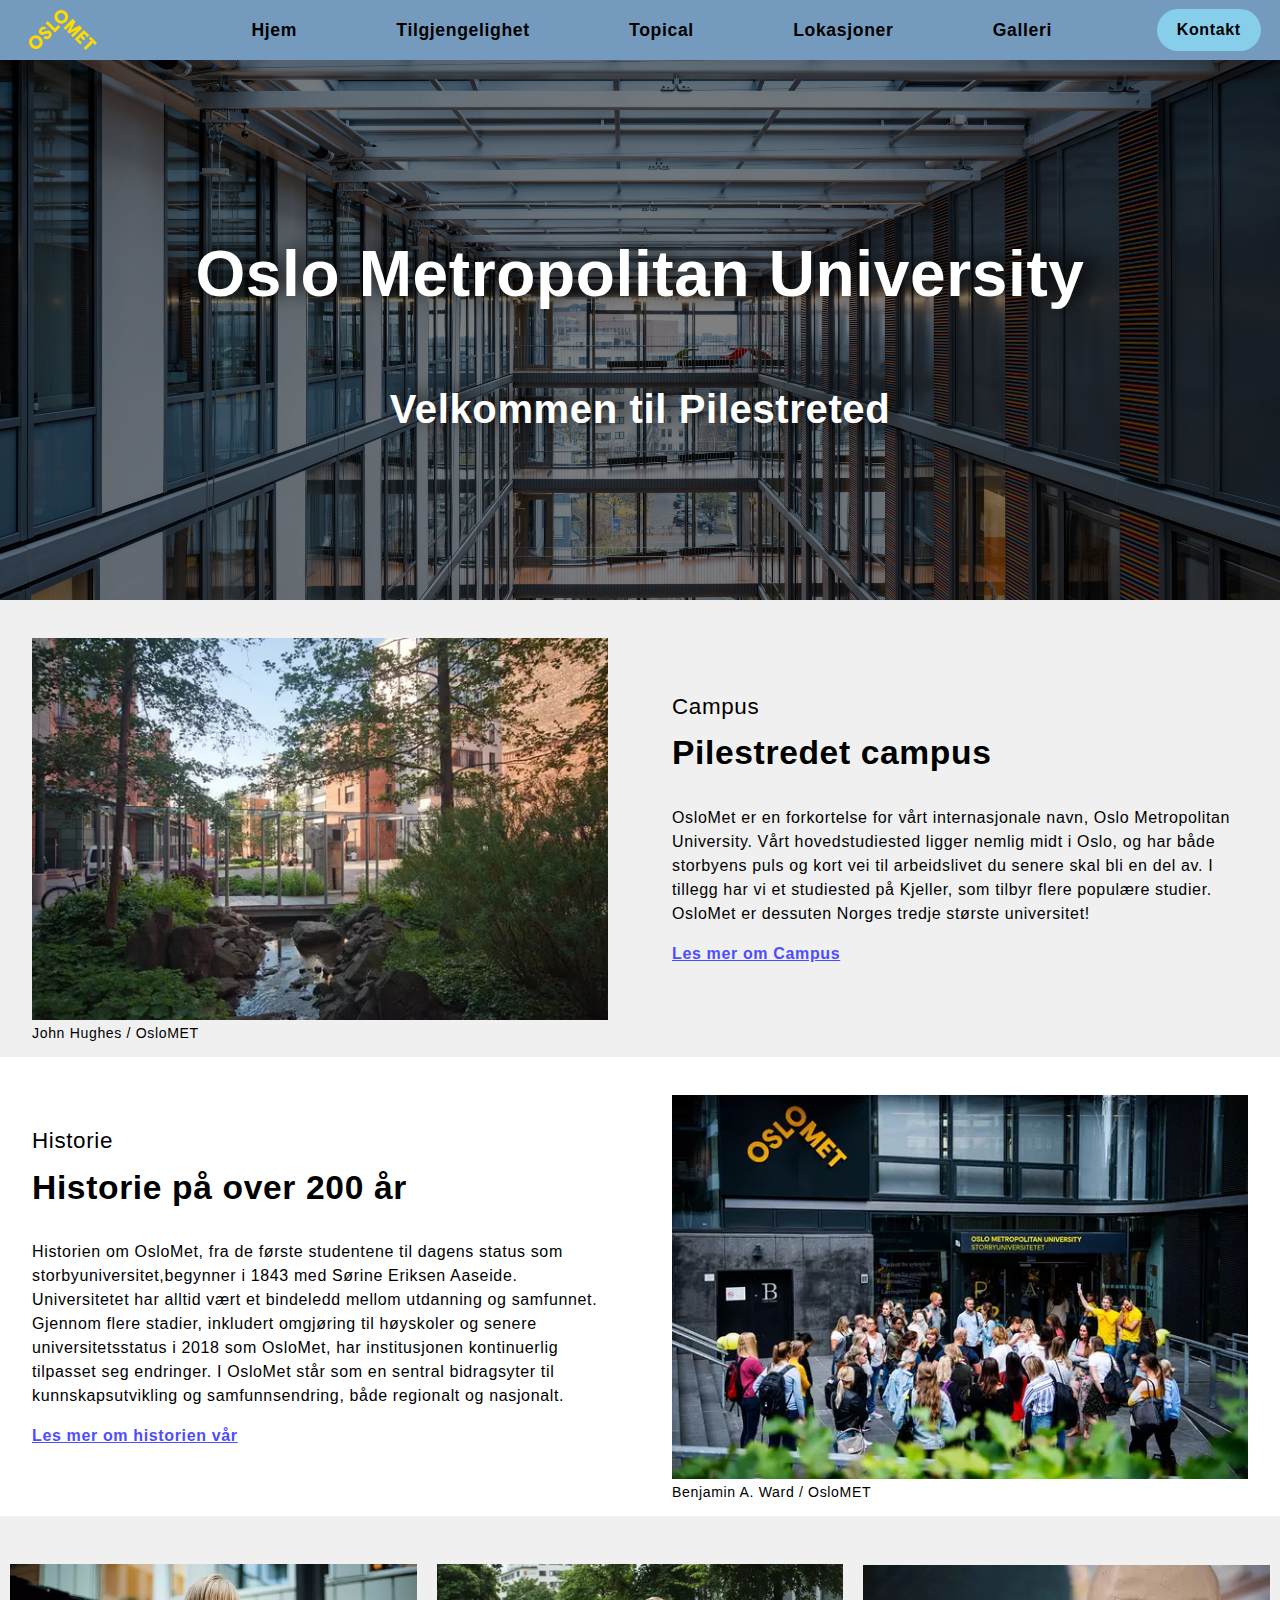
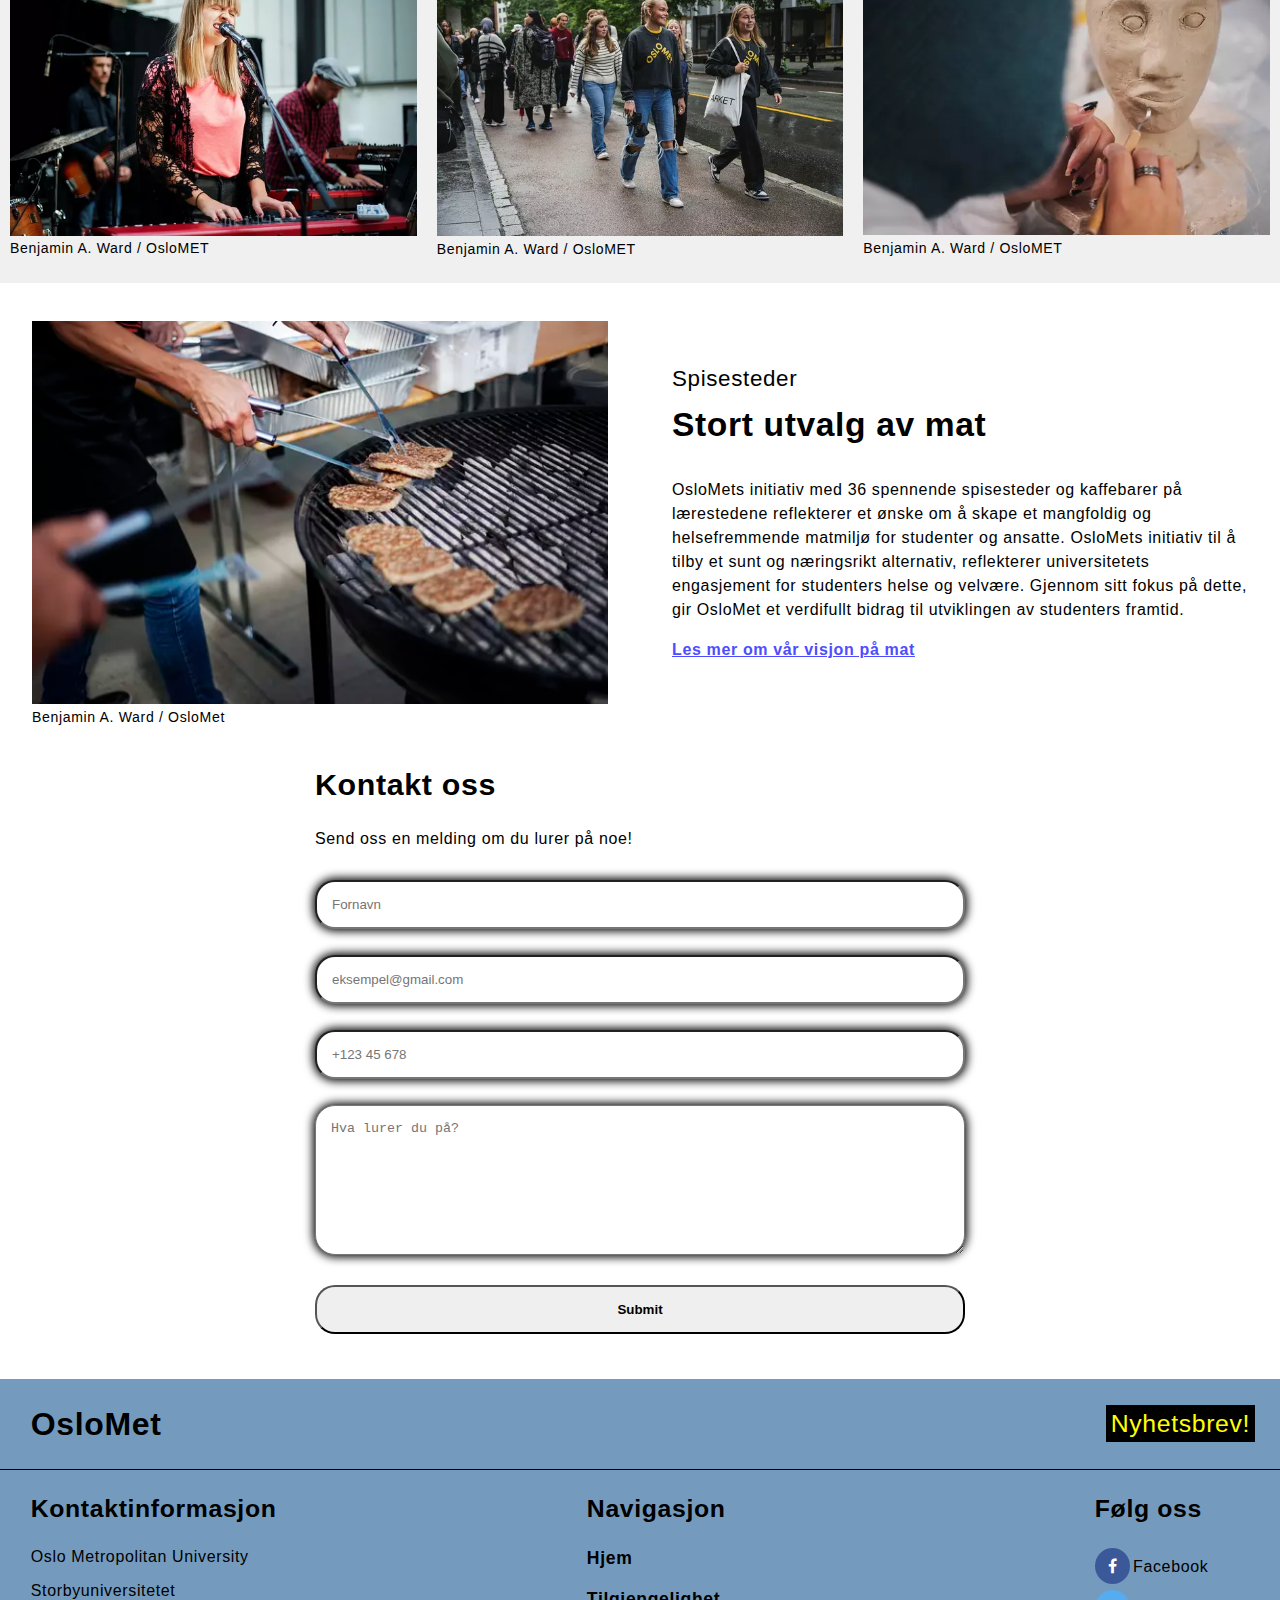
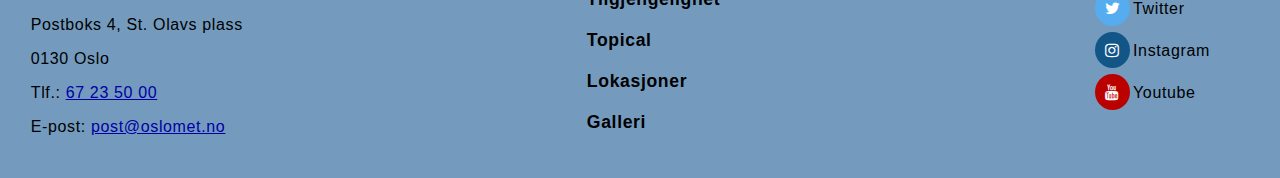
<file: index.html>
<!-- DATA1200 Home Exam 2023 -->

<!DOCTYPE html>
<html lang="no">
<head>
    <meta charset="UTF-8">
    <!-- Sørger for at initial skalering og zoom er riktig på forskjellige devices -->
    <meta name="viewport" content="width=device-width, initial-scale=1.0">
    <!-- Koble sammen HTML med CSS -->
    <link rel="stylesheet" href="css/main.css">
    <!-- Linker til favicon !-->
    <link rel="icon" type="image/x-icon" href="images/universitet.png">
    <!-- Ikon bibliotek brukt i footer -->
    <link rel="stylesheet" href="https://cdnjs.cloudflare.com/ajax/libs/font-awesome/4.7.0/css/font-awesome.min.css">
    <title>Forside</title>
    <meta name="description" content="Informasjon om OsloMet Metropolitan University">
</head>

<body>
<header>
    <!-- Navigasjonsbar med logo og hamburgermeny -->
    <!-- Diverse kilder brukt og kombinert, for å få det til å fungere slik vi ville ha det -->
    <nav>

        <!-- Input checkbox for hamburger toggle (label), aria-label for screen readers -->
        <input id="hamburger-toggle" type="checkbox" aria-label="Åpne navigasjonsmeny">

        <div class="logo-hamburger-wrapper">

            <!-- Logo på navbar, tabindex for at den skal velges i riktig rekkefølge (venstre mot høyre) -->
            <a href="index.html" title="Tilbake til forsiden" tabindex="1">
                <img id="nav-logo" src="images/logo-oslomet-gul.svg" alt="OsloMet sin logo" width="68" height="40">
            </a>

            <!-- Label for input checkbox og hamburger meny| ikon -->
            <label class="hamburger-toggle-container" for="hamburger-toggle">
                <span class="hamburger-icon"></span>
            </label>
        </div>

        <!-- Navigasjons meny side lenker -->
        <ul class="menu">
            <li><a href="index.html">Hjem</a></li>
            <li><a href="accessibility.html">Tilgjengelighet</a></li>
            <li><a href="topical.html">Topical</a></li>
            <li><a href="locations.html">Lokasjoner</a></li>
            <li><a href="gallery.html">Galleri</a></li>
        </ul>

        <!-- Kontakt knapp på navigasjonsbar -->
        <a class="contact-button" href="index.html#contact-form-flex">Kontakt</a>
    </nav>
</header>

<!-- Section med hero bilde/tekst -->
<section class="hero-flex">
    <h1>Oslo Metropolitan University</h1>
    <h2>Velkommen til Pilestreted</h2>
</section>

<main>
    <!-- seksjon for intro til campus -->
    <section class="homepage-flex">
        <figure class=flex-child-img>
            <picture>

                <!-- Bilde blir valgt av device ut i fra hvilken oppløsning som passer best med size. "w" er bredden
                     på det bildet. Type forteller device at bildene er webp format -->
                <source srcset="images/bislettbekken/bislettbekken-very-small.webp 600w,
                                images/bislettbekken/bislettbekken-small.webp 900w,
                                images/bislettbekken/bislettbekken-medium.webp 1440w,
                                images/bislettbekken/bislettbekken-large.webp 2100w"
                        sizes="(max-width: 760px) 92vw,
                               (min-width: 761px) 44vw"
                        type="image/jpg">

                <!-- Backup bilde tilfelle device ikke støtter <picture> eller webp, i tilleg til alt tekst informasjon -->
                <img src="images/bislettbekken/bislettbekken-src.jpg"
                     alt="liten bekk med gangbru over og grønne planter, med rødbrune musteinsbygninger i bakgrunnen"
                     width="2700" height ="1793">
            </picture>

            <!-- Bildetekst/forfatter for tilhørende bilde, fra https://foto.oslomet.no/fotoweb/ -->
            <figcaption class="img-text">John Hughes / OsloMET</figcaption>
        </figure>
        <div class=flex-child-text>
            <h2>Campus</h2>
            <h3>Pilestredet campus</h3>
            <p>OsloMet er en forkortelse for vårt internasjonale navn, Oslo Metropolitan University.
                Vårt hovedstudiested ligger nemlig midt i Oslo, og har både storbyens puls og kort vei
                til arbeidslivet du senere skal bli en del av. I tillegg har vi et studiested på Kjeller,
                som tilbyr flere populære studier. OsloMet er dessuten Norges tredje største universitet!</p>
            <p><a href="https://www.oslomet.no/om/studiested-pilestredet"><b>Les mer om Campus</b></a></p>
        </div>
    </section>

    <!-- Seksjon for intro til historie -->
    <section class="homepage-flex">
        <div class=flex-child-text>
            <h2>Historie</h2>
            <h3> Historie på over 200 år</h3>
            <p>Historien om OsloMet, fra de første studentene til dagens status som storbyuniversitet,begynner i 1843
                med Sørine Eriksen Aaseide. Universitetet har alltid vært et bindeledd mellom utdanning og samfunnet.
                Gjennom flere stadier, inkludert omgjøring til høyskoler og senere universitetsstatus i 2018 som OsloMet,
                har institusjonen kontinuerlig tilpasset seg endringer. I OsloMet står som en sentral bidragsyter til
                kunnskapsutvikling og samfunnsendring, både regionalt og nasjonalt.</p>
            <p><a href="https://www.oslomet.no/om/historie"><b>Les mer om historien vår</b></a></p>
        </div>
        <figure class=flex-child-img>
            <picture>

                <!-- Bilde blir valgt av device ut i fra hvilken oppløsning som passer best. "w" er bredden på det bildet.
                Type forteller device at bildene er webp format -->
                <source srcset="images/oslomet-studiestart/oslomet-studiestart-very-small.webp 600w,
                                images/oslomet-studiestart/oslomet-studiestart-small.webp 900w,
                                images/oslomet-studiestart/oslomet-studiestart-medium.webp 1440w,
                                images/oslomet-studiestart/oslomet-studiestart-large.webp 2100w"
                        sizes="(max-width: 760px) 92vw,
                               (min-width: 761px) 44vw"
                        type="image/jpg">

                <!-- Backup bilde tilfelle device ikke støtter <picture> eller webp, i tilleg til alt tekst informasjon -->
                <img src="images/oslomet-studiestart/oslomet-studiestart.jpg"
                     alt="gruppe studenter foran en universitetsbygning av glass og betong, med noen planter i forgrunnen"
                     width="2700" height ="1793">
            </picture>

            <!-- Bildetekst/forfatter for tilhørende bilde, fra https://foto.oslomet.no/fotoweb/ -->
            <figcaption class="img-text">Benjamin A. Ward / OsloMET</figcaption>
        </figure>
    </section>

    <!-- Section med flere mindre bilder, "Mini galleri"  Hadde tenkt å ha flex wrap, men fikk ikke tid -->
    <section class="homepage-flex">
        <figure class=flex-child-smaller-width>
            <picture>

                <!-- Bilde blir valgt av device ut i fra hvilken oppløsning som passer best med size. "w" er bredden
                     på det bildet. Type forteller device at bildene er webp format -->
                <source srcset="images/foreningsdag-musikk/foreningsdag-musikk-oslomet-small.webp 600w,
                                images/foreningsdag-musikk/foreningsdag-musikk-oslomet-medium.webp 900w,
                                images/foreningsdag-musikk/foreningsdag-musikk-oslomet-large.webp 1440w"
                        sizes="(max-width: 760px) 95vw,
                               (min-width: 761px) 30vw"
                        type="image/jpg">
                <img src="images/foreningsdag-musikk/foreningsdag-musikk-oslomet.jpg"
                         alt="jente med svarte og røde klær som spiller på keyboard og synger på en scene"
                         width="1600" height ="1066">
            </picture>

            <!-- Bildetekst/forfatter for tilhørende bilde, fra https://foto.oslomet.no/fotoweb/ -->
            <figcaption class="img-text">Benjamin A. Ward / OsloMET</figcaption>
        </figure>

        <figure class=flex-child-smaller-width>
            <picture>

                <!-- Bilde blir valgt av device ut i fra hvilken oppløsning som passer best med size. "w" er bredden
                     på det bildet. Type forteller device at bildene er webp format -->
                <source srcset="images/studiestart-2023/oslomet-studiestart-2023-small.webp 600w,
                                images/studiestart-2023/oslomet-studiestart-2023-medium.webp 900w,
                                images/studiestart-2023/oslomet-studiestart-2023-large.webp 1440w"
                        sizes="(max-width: 760px) 95vw,
                               (min-width: 761px) 30vw"
                        type="image/jpg">

                <!-- Backup bilde tilfelle device ikke støtter <picture> eller webp, i tilleg til alt tekst informasjon -->
                <img src="images/studiestart-2023/oslomet-studiestart-2023.jpg"
                     alt="gruppe studenter som følger andre med oslomet geneser, gåene bortover en vei utenfor en
                          skolebygning"
                     width="1600" height ="1068">
            </picture>

            <!-- Bildetekst/forfatter for tilhørende bilde, fra https://foto.oslomet.no/fotoweb/ -->
            <figcaption class="img-text">Benjamin A. Ward / OsloMET</figcaption>
        </figure>

        <figure class=flex-child-smaller-width>
            <picture>

                <!-- Bilde blir valgt av device ut i fra hvilken oppløsning som passer best med size. "w" er bredden
                     på det bildet. Type forteller device at bildene er webp format -->
                <source srcset="images/skulptur/skulptur-small.webp 600w,
                                images/skulptur/skulptur-medium.webp 900w,
                                images/skulptur/skulptur-large.webp 1440w"
                        sizes="(max-width: 760px) 95vw,
                               (min-width: 761px) 30vw"
                        type="image/jpg">

                <!-- Backup bilde tilfelle device ikke støtter <picture> eller webp, i tilleg til alt tekst informasjon -->
                <img src="images/skulptur/skulptur.jpg"
                     alt="person med grønnblå lue som arbeider på en statue av leire med verktøy"
                     width="5851" height ="3893">
            </picture>

            <!-- Bildetekst/forfatter for tilhørende bilde, fra https://foto.oslomet.no/fotoweb/ -->
            <figcaption class="img-text">Benjamin A. Ward / OsloMET</figcaption>
        </figure>
    </section>

    <!-- Seksjon for spisested oslomet -->
    <section class="homepage-flex">
        <figure class=flex-child-img>
            <picture>

                <!-- Bilde blir valgt av device ut i fra hvilken oppløsning som passer best med size. "w" er bredden
                     på det bildet. Type forteller device at bildene er webp format -->
                <source srcset="images/grilling/grilling-small.webp 600w,
                                images/grilling/grilling-medium.webp 900w,
                                images/grilling/grilling-large.webp 1440w"
                        sizes="(max-width: 760px) 92vw,
                               (min-width: 761px) 44vw"
                        type="image/jpg">

                <!-- Backup bilde tilfelle device ikke støtter <picture> eller webp, i tilleg til alt tekst informasjon -->
                <img src="images/grilling/grilling.jpg"
                     alt="grilling av kjøtt på en grill"
                     width="4256" height ="2832">
            </picture>

            <!-- Bildetekst/forfatter for tilhørende bilde, fra https://foto.oslomet.no/fotoweb/ -->
            <figcaption class="img-text">Benjamin A. Ward / OsloMet</figcaption>
        </figure>

        <div class=flex-child-text>
            <h2>Spisesteder</h2>
            <h3>Stort utvalg av mat</h3>
            <p>OsloMets initiativ med 36 spennende spisesteder og kaffebarer på lærestedene reflekterer et ønske om å
                skape et mangfoldig og helsefremmende matmiljø for studenter og ansatte. OsloMets initiativ til å tilby
                et sunt og næringsrikt alternativ, reflekterer universitetets engasjement for studenters helse og velvære.
                Gjennom sitt fokus på dette, gir OsloMet et verdifullt bidrag til utviklingen av studenters framtid.</p>
            <p><a href="https://www.oslomet.no/forskning/forskningsprosjekter/fremtidens-maltidskonsepter">
                <b>Les mer om vår visjon på mat</b></a></p>

        </div>
    </section>

    <!-- Kontakt form på første side
         Kilde: https://developer.mozilla.org/en-US/docs/Web/HTML/Element/form
         https://www.w3schools.com/tags/tag_textarea.asp -->
    <section id="contact-form-flex">
        <div class=contact-form-text>
            <h2>Kontakt oss</h2>
            <p>Send oss en melding om du lurer på noe!</p>
        </div>
        <form class = contact-form-form>
            <label for="name"></label>
            <input type="text" id="name" placeholder="Fornavn" required><br>

            <label for="e-mail"></label>
            <input type="email" id="e-mail" placeholder="eksempel@gmail.com" required><br>

            <label for="number"></label>
            <input type="tel" id="number" placeholder="+123 45 678" pattern="[0-9]{3} [0-9]{2} [0-9]{3}"><br>

            <label for="message"></label>
            <textarea id="message" name="message" placeholder="Hva lurer du på?" required></textarea>

            <input type="submit">
        </form>
    </section>
</main>

<footer>
    <!-- Grid kode tatt fra: https://www.w3schools.com/css/css_grid.asp -->
    <!-- Header Overskrift -->
    <section class="footer-grid-objects footer-header">
        <h2>OsloMet</h2>
    </section>

    <!-- Newsletter knapp -->
    <section class="newsletter-button">
        <a href="https://www.oslomet.no/nyhetsbrev" class="button">Nyhetsbrev! </a>
    </section>

    <!--Linje på tvers av footer, styling-->
    <div class="border-bottom"></div>

    <!-- Kontakt informasjon til OsloMet -->
    <section class="footer-grid-objects contact-information">
        <h3>Kontaktinformasjon</h3>
        <ul>
            <li>Oslo Metropolitan University</li>
            <li>Storbyuniversitetet</li>
            <li>Postboks 4, St. Olavs plass</li>
            <li>0130 Oslo</li>
            <li>Tlf.: <a href="tel:67235000">67 23 50 00</a></li>
            <li>E-post: <a href="mailto:post@oslomet.no">post@oslomet.no</a></li>
        </ul>
    </section>

    <!-- Lenker til de andre sidene på nettsiden vår -->
    <section class="footer-grid-objects site-links">
        <h3>Navigasjon</h3>
        <ul>
            <li><a href="index.html">Hjem</a></li>
            <li><a href="accessibility.html">Tilgjengelighet</a></li>
            <li><a href="topical.html">Topical</a></li>
            <li><a href="locations.html">Lokasjoner</a></li>
            <li><a href="gallery.html">Galleri</a></li>
        </ul>
    </section>

    <!-- Sosiale medie lenker -->
    <section class="footer-grid-objects social-media-links">
        <h3>Følg oss</h3>
        <ul>
            <li><a href="https://www.facebook.com/oslomet/"><div class="fa fa-facebook"></div>Facebook</a></li>
            <li><a href="https://twitter.com/oslomet"><div class="fa fa-twitter"></div>Twitter</a></li>
            <li><a href="https://www.instagram.com/oslomet/?hl=nb"><div class="fa fa-instagram"></div>Instagram</a></li>
            <li><a href="https://www.youtube.com/@OsloMetFilm"><div class="fa fa-youtube"></div>Youtube</a></li>
        </ul>
    </section>
</footer>
</body>
</html>
</file>
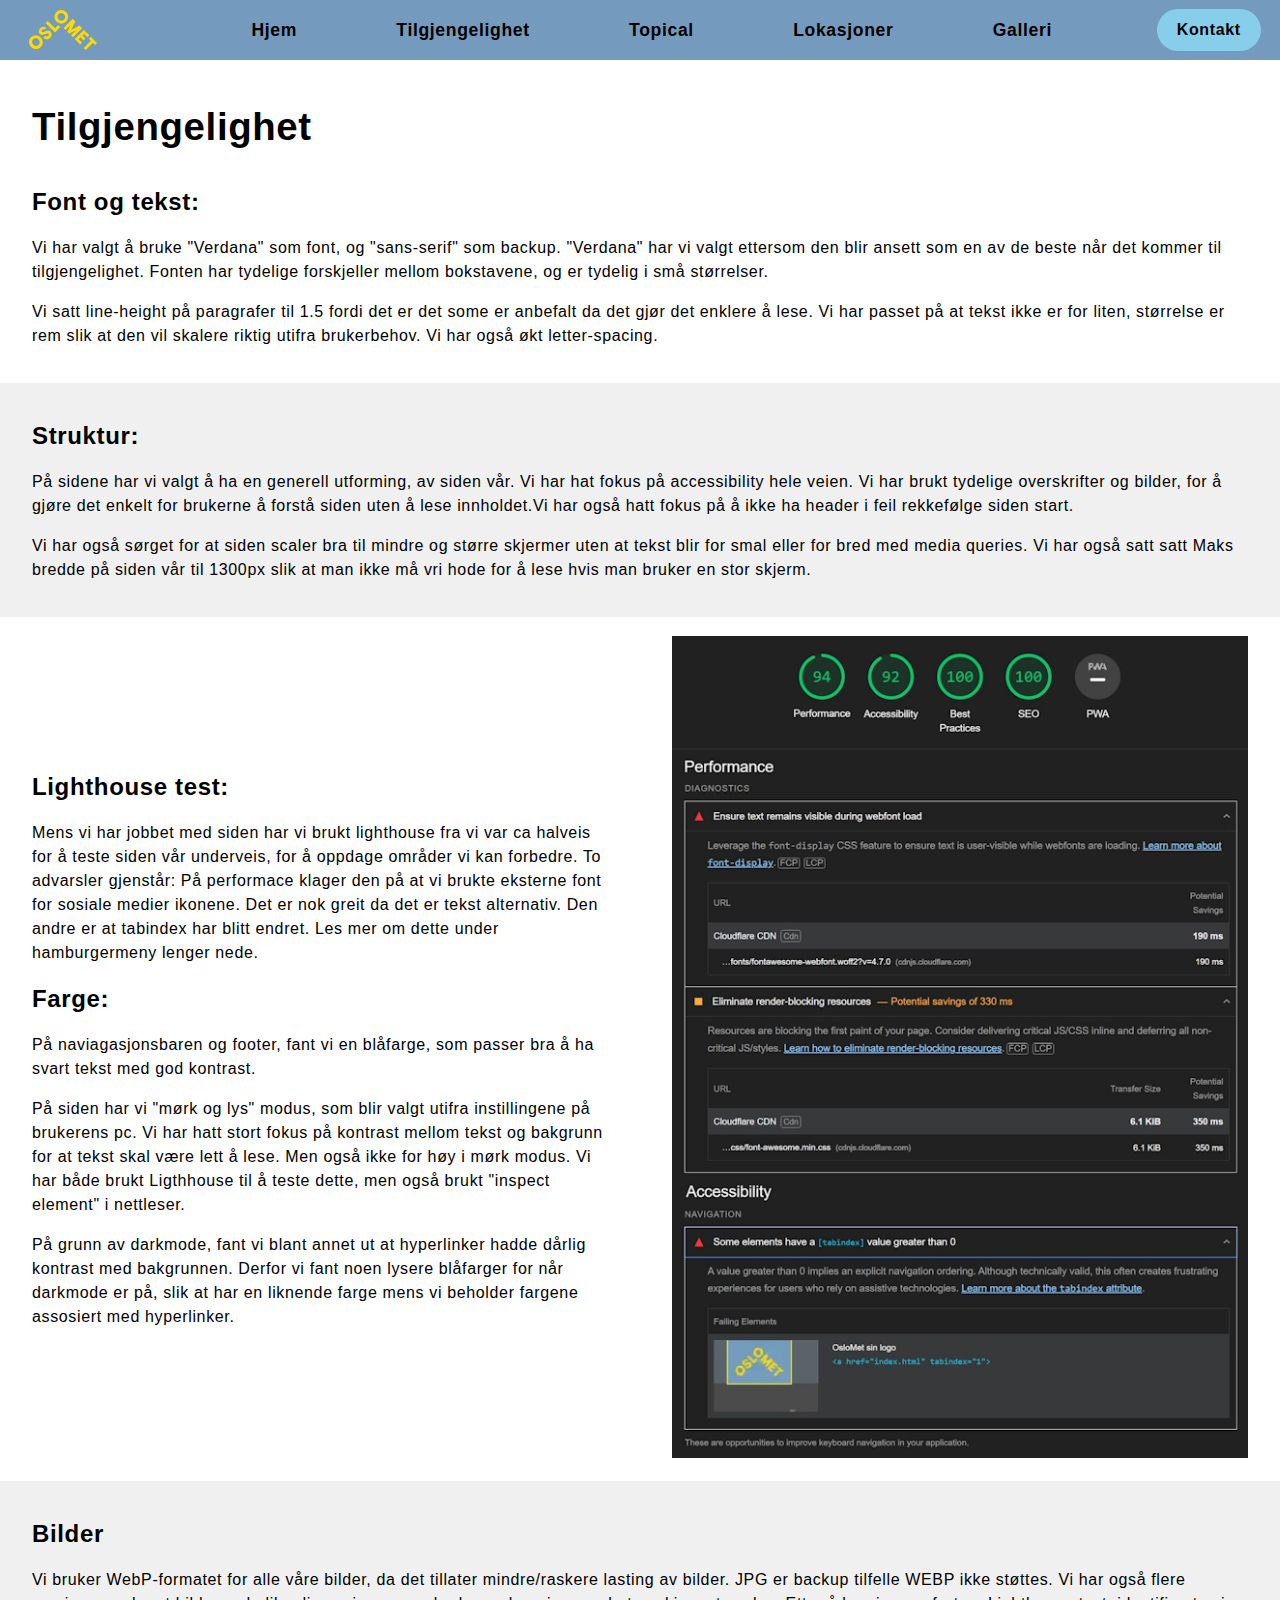
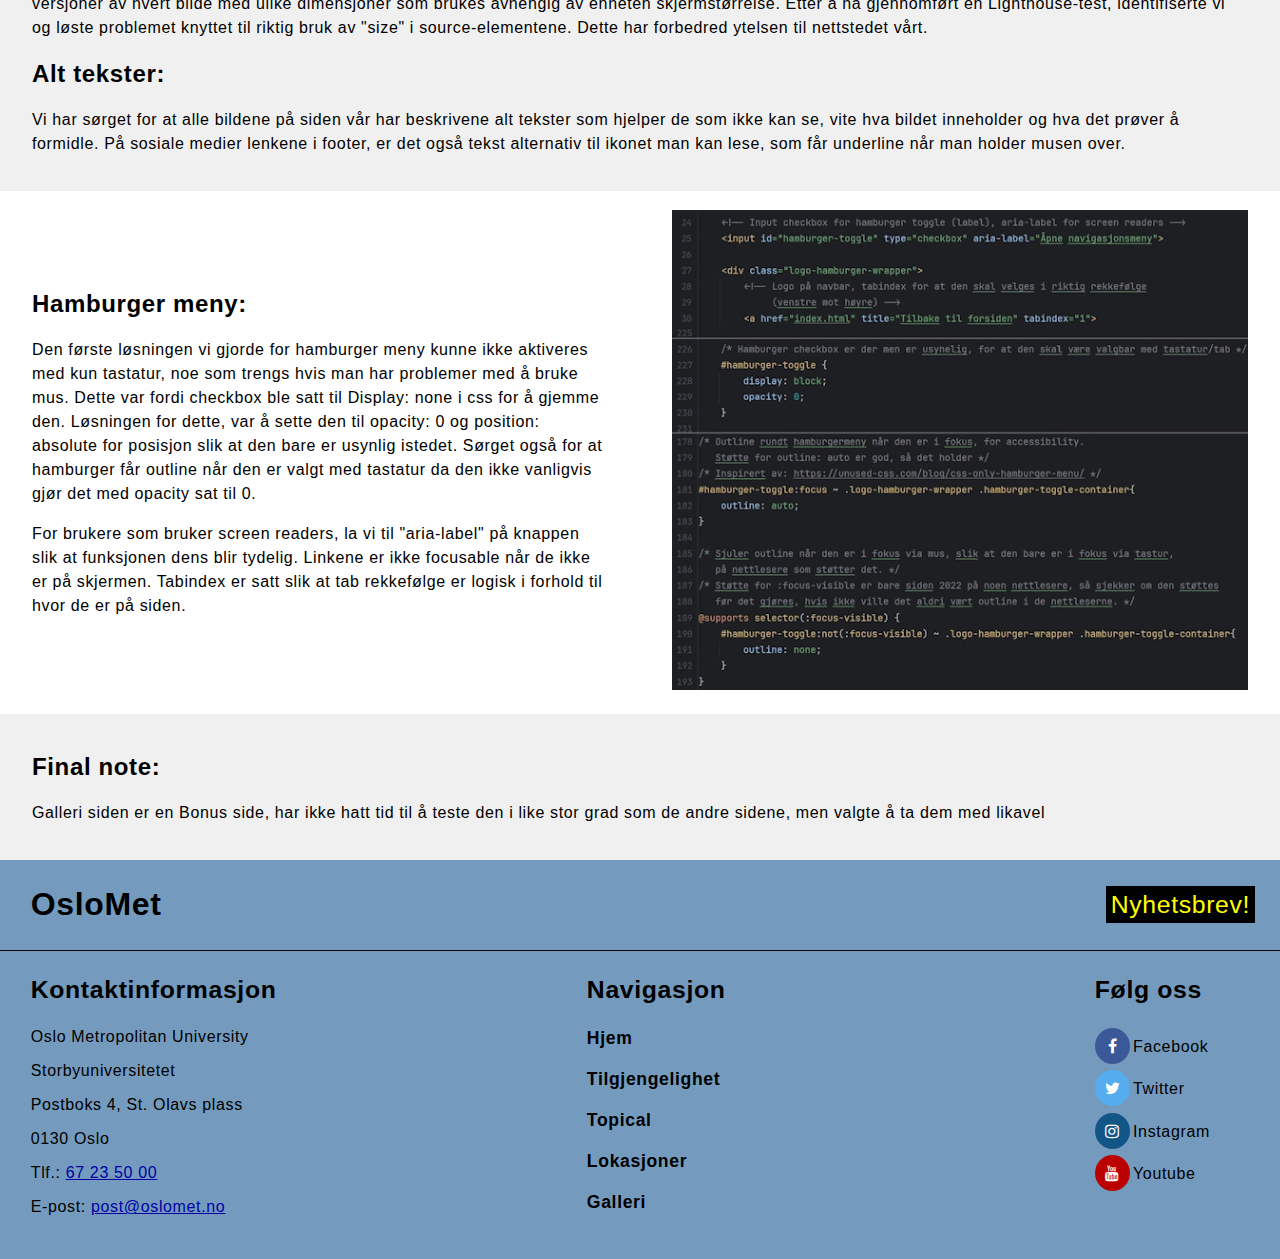
<file: accessibility.html>
<!-- DATA1200 Home Exam 2023 -->

<!DOCTYPE html>
<html lang="no">
<head>
    <meta charset="UTF-8">
    <!-- Sørger for at initial skalering og zoom er riktig på forskjellige devices -->
    <meta name="viewport" content="width=device-width, initial-scale=1.0">
    <link rel="stylesheet" href="css/main.css">
    <!-- Linker til favicon !-->
    <link rel="icon" type="image/x-icon" href="images/universitet.png">
    <!-- Ikon bibliotek brukt i footer -->
    <link rel="stylesheet" href="https://cdnjs.cloudflare.com/ajax/libs/font-awesome/4.7.0/css/font-awesome.min.css">
    <title>Tilgjengelighet</title>
    <meta name="description" content="Informasjon om tilgjengelighet til denne nettsiden om OsloMet">
</head>

<body>
<header>
    <!-- Navigasjonsbar med logo og hamburgermeny -->
    <!-- Diverse kilder brukt og kombinert, for å få det til å fungere slik vi ville ha det -->
    <nav>

        <!-- Input checkbox for hamburger toggle (label), aria-label for screen readers -->
        <input id="hamburger-toggle" type="checkbox" aria-label="Åpne navigasjonsmeny">

        <div class="logo-hamburger-wrapper">

            <!-- Logo på navbar, tabindex for at den skal velges i riktig rekkefølge (venstre mot høyre) -->
            <a href="index.html" title="Tilbake til forsiden" tabindex="1">
                <img id="nav-logo" src="images/logo-oslomet-gul.svg" alt="OsloMet sin logo" width="68" height="40">
            </a>

            <!-- Label for input checkbox og hamburger meny ikon -->
            <label class="hamburger-toggle-container" for="hamburger-toggle">
                <span class="hamburger-icon"></span>
            </label>
        </div>

        <!-- Navigasjons meny side lenker -->
        <ul class="menu">
            <li><a href="index.html">Hjem</a></li>
            <li><a href="accessibility.html">Tilgjengelighet</a></li>
            <li><a href="topical.html">Topical</a></li>
            <li><a href="locations.html">Lokasjoner</a></li>
            <li><a href="gallery.html">Galleri</a></li>
        </ul>

        <!-- Kontakt knapp på navigasjonsbar -->
        <a class="contact-button" href="index.html#contact-form-flex">Kontakt</a>
    </nav>
</header>

<main class="main-accessibility">

    <!-- Section med h1 -->
    <section class="accessibility-flex">
        <div class="flex-child-full-width">
            <h1>Tilgjengelighet</h1>
        </div>
    </section>

    <!-- Secetion om vårt valg når det kommer til font og tekst om acessibility -->
    <section class="accessibility-flex">

        <div class="flex-child-full-width">
            <h2>Font og tekst:</h2>
            <p>Vi har valgt å bruke "Verdana" som font, og "sans-serif" som backup. "Verdana" har vi valgt ettersom den
                blir ansett som en av de beste når det kommer til tilgjengelighet. Fonten har tydelige forskjeller mellom
                bokstavene, og er tydelig i små størrelser.</p>
            <p>Vi satt line-height på paragrafer til 1.5 fordi det er det some er anbefalt da det gjør det enklere
                å lese. Vi har passet på at tekst ikke er for liten, størrelse er rem slik at den vil skalere riktig
                utifra brukerbehov. Vi har også økt letter-spacing.</p>
            <p>
        </div>
    </section>

    <!-- Seksjon om sidens struktur -->
    <section class="accessibility-flex">
        <div class="flex-child-full-width">
            <h2>Struktur:</h2>
            <p>På sidene har vi valgt å ha en generell utforming, av siden vår. Vi har hat fokus på accessibility hele
                veien. Vi har brukt tydelige overskrifter og bilder, for å gjøre det enkelt for brukerne å forstå
                siden uten å lese innholdet.Vi har også hatt fokus på å ikke ha header i feil rekkefølge siden start. </p>
            <p>Vi har også sørget for at siden scaler bra til mindre og større skjermer uten at tekst blir for smal
                eller for bred med media queries. Vi har også satt satt Maks bredde på siden vår til 1300px slik at man ikke må vri
                hode for å lese hvis man bruker en stor skjerm.</p>
        </div>
    </section>

    <!-- Section bilde av lighthouse test og tilhørende tekst -->
    <section class="accessibility-flex">

        <!-- Diverse tekst om accessibility -->
        <div class="flex-child-text">
            <h2>Lighthouse test:</h2>
            <p>Mens vi har jobbet med siden har vi brukt lighthouse fra vi var ca halveis for å teste siden vår underveis,
                for å oppdage områder vi kan forbedre. To advarsler gjenstår: På performace klager den på at vi brukte
                eksterne font for sosiale medier ikonene. Det er nok greit da det er tekst alternativ. Den andre er at
                tabindex har blitt endret. Les mer om dette under hamburgermeny lenger nede.</p>

            <h2>Farge:</h2>
            <p>På naviagasjonsbaren og footer, fant vi en blåfarge, som passer bra å ha svart tekst med god kontrast.</p>
            <p>På siden har vi "mørk og lys" modus, som blir valgt utifra instillingene på brukerens pc. Vi har hatt
                stort fokus på kontrast mellom tekst og bakgrunn for at tekst skal være lett å lese. Men også ikke for
                høy i mørk modus. Vi har både brukt Ligthhouse til å teste dette, men også brukt "inspect element" i
                nettleser.</p>
            <p>På grunn av darkmode, fant vi blant annet ut at hyperlinker hadde dårlig kontrast med bakgrunnen. Derfor
                vi fant noen lysere blåfarger for når darkmode er på, slik at har en liknende farge mens vi beholder
                fargene assosiert med hyperlinker.</p>
        </div>

        <!-- Bilde av lighthouse test -->
        <picture class="flex-child-img">

            <!-- Bilde blir valgt av device ut i fra hvilken oppløsning som passer best. "w" er bredden
                 på det bildet. Type forteller device at bildene er webp format -->
            <source srcset="images/lighthouse-test/lighthouse-test-very-small.webp 596w,
                            images/lighthouse-test/lighthouse-test-small.webp 993w,
                            images/lighthouse-test/lighthouse-test-medium.webp 1418w"
                    sizes="(max-width: 760px) 93vw,
                           (min-width: 761px) 44vw"
                    type="image/webp">

            <!-- Backup bilde tilfelle device ikke støtter <picture> eller webp, i tilleg til alt tekst informasjon -->
            <img src="images/lighthouse-test/lighthouse-test-medium.jpg"
                 alt="Testresultater av lighthouse automated test, med gode, men ikke perfekte resultater"
                 width="1418" height ="2024">
        </picture>
    </section>
    
    <!-- Seksjon med informasjon om bilder og dens alt tekster -->
    <section class="accessibility-flex">
        <div class="flex-child-full-width">
            <h2>Bilder</h2>
            <p>Vi bruker WebP-formatet for alle våre bilder, da det tillater mindre/raskere lasting av bilder. JPG er
                backup tilfelle WEBP ikke støttes. Vi har også flere versjoner av hvert bilde med ulike dimensjoner som
                brukes avhengig av enheten skjermstørrelse. Etter å ha gjennomført en Lighthouse-test, identifiserte vi
                og løste problemet knyttet til riktig bruk av "size" i source-elementene. Dette har forbedred ytelsen
                til nettstedet vårt.</p>

            <h2>Alt tekster:</h2>
            <p> Vi har sørget for at alle bildene på siden vår har beskrivene alt tekster som hjelper de som ikke kan
                se, vite hva bildet inneholder og hva det prøver å formidle. På sosiale medier lenkene i footer, er det
                også tekst alternativ til ikonet man kan lese, som får underline når man holder musen over.</p>
        </div>
    </section>

    <!-- Section om hambburgermeny og dens accessibility med tilhørende bilde-->
    <section class="accessibility-flex">

        <!-- Tekst om Hamburgermeny accessibility-->
        <div class="flex-child-text">
            <h2>Hamburger meny:</h2>
            <p> Den første løsningen vi gjorde for hamburger meny kunne ikke aktiveres med kun tastatur,
                noe som trengs hvis man har problemer med å bruke mus. Dette var fordi checkbox ble satt til Display: none
                i css for å gjemme den. Løsningen for dette, var å sette den til opacity: 0 og position: absolute for
                posisjon slik at den bare er usynlig istedet.  Sørget også for at hamburger får outline når
                den er valgt med tastatur da den ikke vanligvis gjør det med opacity sat til 0.</p>
            <p>For brukere som bruker screen readers, la vi til "aria-label" på knappen slik at funksjonen dens blir
                tydelig. Linkene er ikke focusable når de ikke er på skjermen. Tabindex er satt slik at tab rekkefølge
                er logisk i forhold til hvor de er på siden.</p>
        </div>

        <!-- Bilde av kode fra hamburgermeny -->
        <picture class="flex-child-img">

            <!-- Bilde blir valgt av device ut i fra hvilken oppløsning som passer best. "w" er bredden
                 på det bildet. Type forteller device at bildene er webp format -->
            <source srcset="images/hamburger-kode/hamburgermeny-kode-very-small.webp 606w,
                            images/hamburger-kode/hamburgermeny-kode-small.webp 998w,
                            images/hamburger-kode/hamburgermeny-kode-medium.webp 1428w,
                            images/hamburger-kode/hamburgermeny-kode-large.jpg 1956w"
                    sizes="(max-width: 760px) 93vw,
                           (min-width: 761px) 44vw"
                    type="image/webp">

            <!-- Backup bilde tilfelle device ikke støtter <picture> eller webp, i tilleg til alt tekst informasjon -->
            <img src="images/hamburger-kode/hamburgermeny-kode-large.jpg"
                 alt="HTML/CSS som ble brukt til å å gjøre forbedringer med accessibility til Hamurgermenyen"
                 width="1956" height ="1629">
        </picture>
    </section>

    <!-- Seksjon med informasjon galleri siden-->
    <section class="accessibility-flex">
        <div class="flex-child-full-width">
            <h2>Final note:</h2>
            <p>Galleri siden er en Bonus side, har ikke hatt tid til å teste den i like stor grad som de andre sidene,
                men valgte å ta dem med likavel</p>
        </div>
    </section>

</main>

<footer>
    <!-- Grid kode basert på: https://www.w3schools.com/css/css_grid.asp
    Bruker sections isteden for div  -->
    <!-- Header Overskrift -->
    <section class="footer-grid-objects footer-header">
        <h2>OsloMet</h2>
    </section>

    <!-- Newsletter knapp -->
    <section class="newsletter-button">
            <a href="https://www.oslomet.no/nyhetsbrev" class="button">Nyhetsbrev! </a>
    </section>

    <!--Linje på tvers av footer, styling-->
    <div class="border-bottom"></div>

    <!-- Kontakt informasjon til OsloMet -->
    <section class="footer-grid-objects contact-information">
        <h3>Kontaktinformasjon</h3>
        <ul>
            <li>Oslo Metropolitan University</li>
            <li>Storbyuniversitetet</li>
            <li>Postboks 4, St. Olavs plass</li>
            <li>0130 Oslo</li>
            <li>Tlf.: <a href="tel:67235000">67 23 50 00</a></li>
            <li>E-post: <a href="mailto:post@oslomet.no">post@oslomet.no</a></li>
        </ul>
    </section>

    <!-- Lenker til de andre sidene på nettsiden vår -->
    <section class="footer-grid-objects site-links">
        <h3>Navigasjon</h3>
        <ul>
            <li><a href="index.html">Hjem</a></li>
            <li><a href="accessibility.html">Tilgjengelighet</a></li>
            <li><a href="topical.html">Topical</a></li>
            <li><a href="locations.html">Lokasjoner</a></li>
            <li><a href="gallery.html">Galleri</a></li>
        </ul>
    </section>

    <!-- Sosiale medie lenker -->
    <section class="footer-grid-objects social-media-links">
        <h3>Følg oss</h3>
        <ul>
            <li> <a href="https://www.facebook.com/oslomet/"><div class="fa fa-facebook"></div>Facebook</a></li>
            <li><a href="https://twitter.com/oslomet"><div class="fa fa-twitter"></div>Twitter</a></li>
            <li><a href="https://www.instagram.com/oslomet/?hl=nb"><div class="fa fa-instagram"></div>Instagram</a></li>
            <li><a href="https://www.youtube.com/@OsloMetFilm"><div class="fa fa-youtube"></div>Youtube</a></li>
        </ul>
    </section>
</footer>
</body>
</html>
</file>
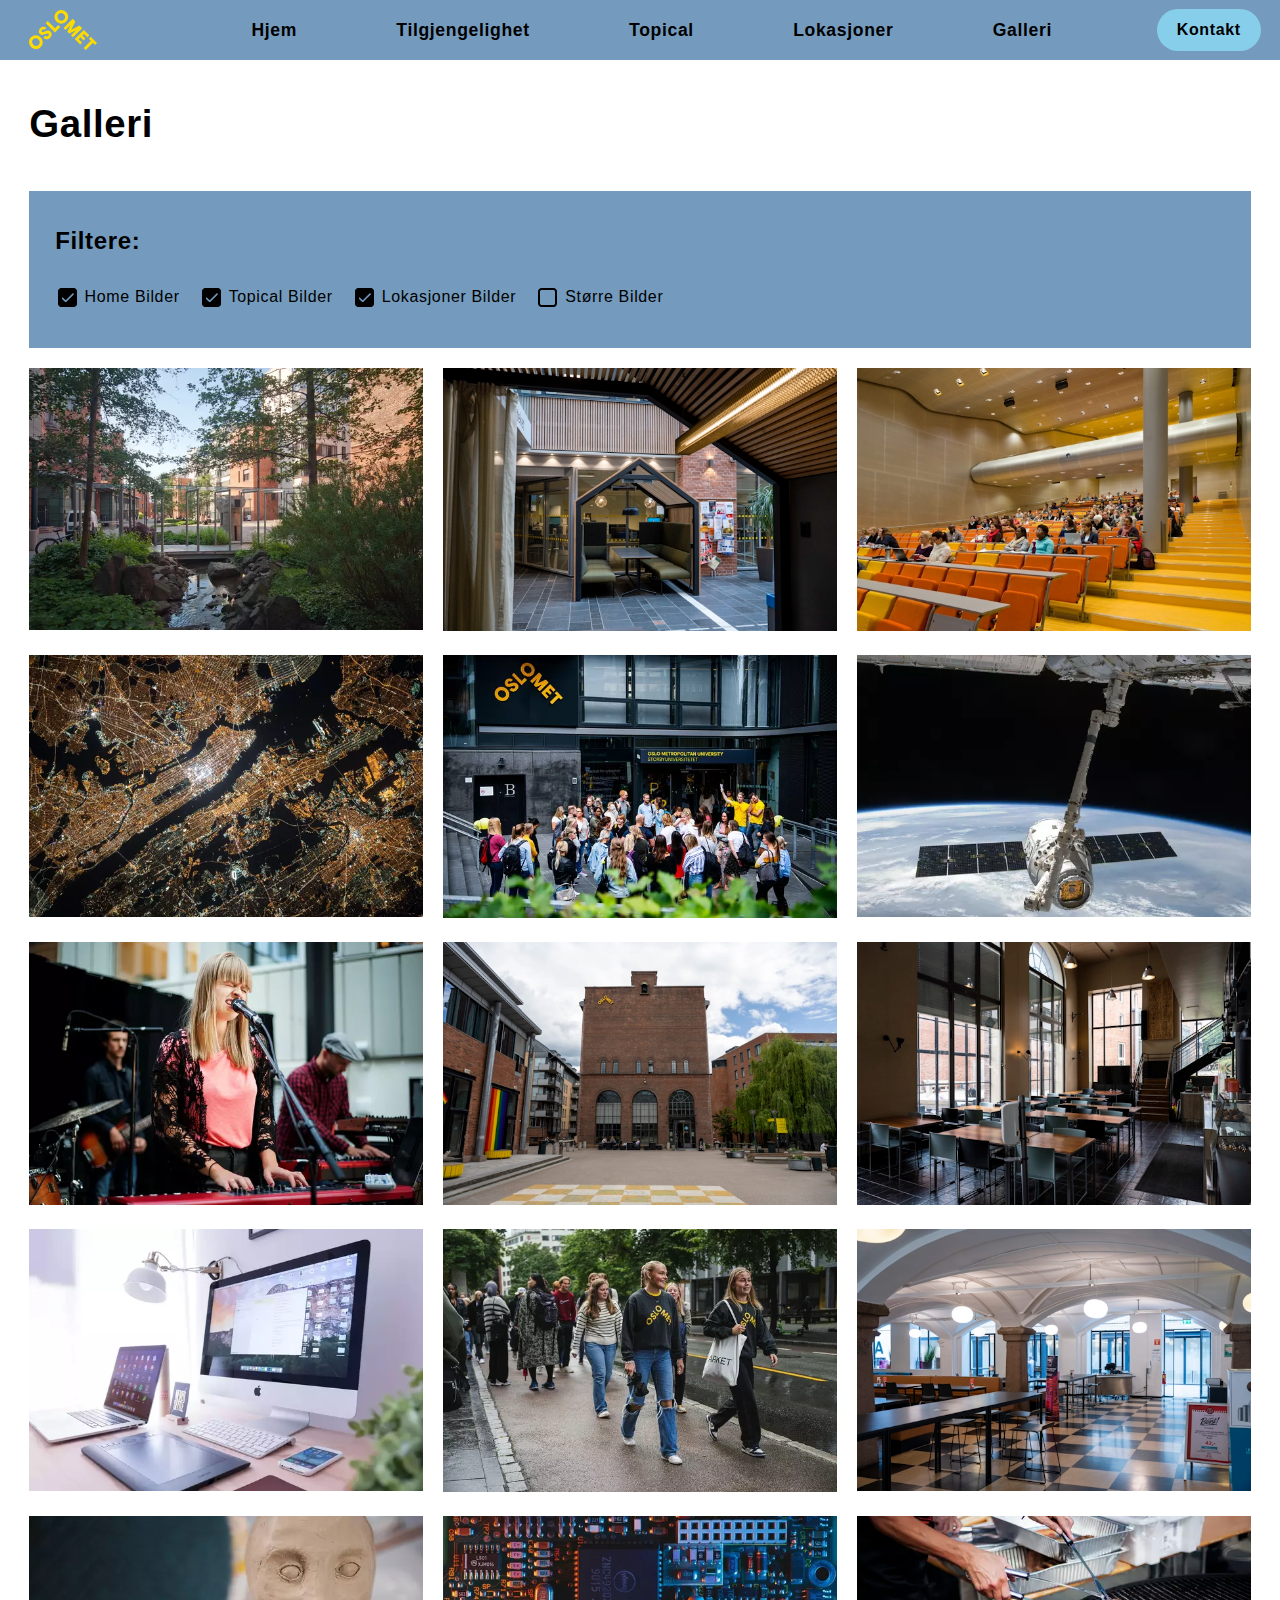
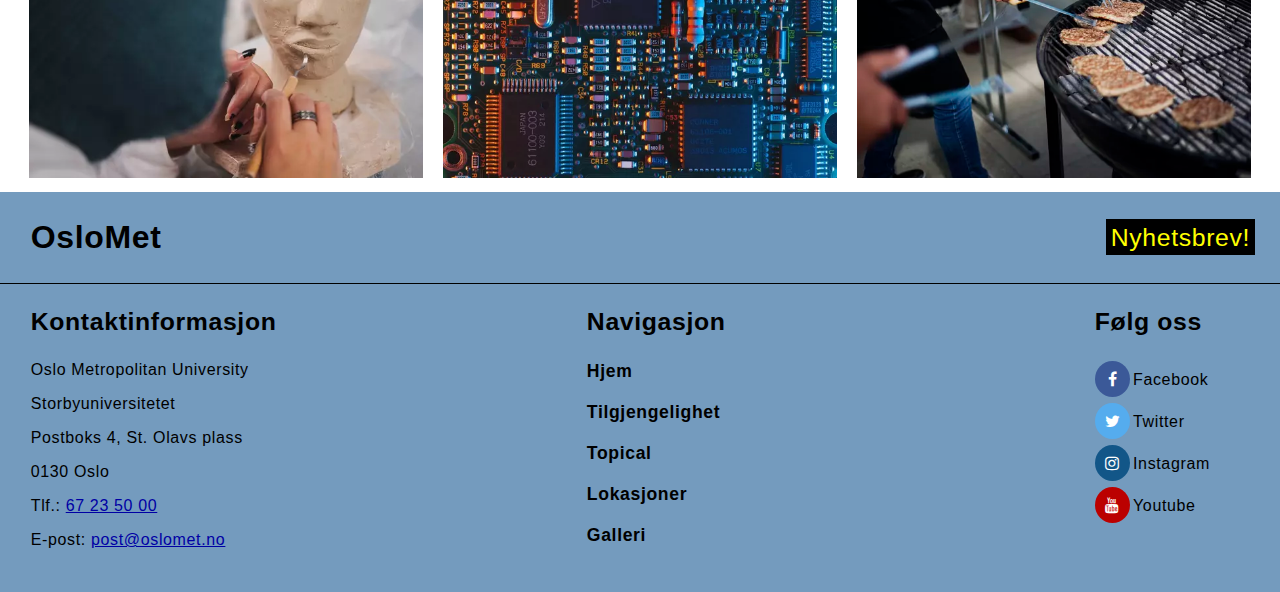
<file: gallery.html>
<!-- DATA1200 Home Exam 2023 -->

<!DOCTYPE html>
<html lang="no">
<head>
    <meta charset="UTF-8">
    <!-- Sørger for at initial skalering og zoom er riktig på forskjellige devices -->
    <meta name="viewport" content="width=device-width, initial-scale=1.0">
    <link rel="stylesheet" href="css/main.css">
    <!-- Linker til favicon !-->
    <link rel="icon" type="image/x-icon" href="images/universitet.png">
    <!-- Ikon bibliotek brukt i footer -->
    <link rel="stylesheet" href="https://cdnjs.cloudflare.com/ajax/libs/font-awesome/4.7.0/css/font-awesome.min.css">
    <title>Gallery</title>
    <meta name="description" content="Gallery of all the images that have been used on this site">
</head>

<body>
<header>
    <!-- Navigasjonsbar med logo og hamburgermeny -->
    <!-- Diverse kilder brukt og kombinert, for å få det til å fungere slik vi ville ha det -->
    <nav>

        <!-- Input checkbox for hamburger toggle (label), aria-label for screen readers -->
        <input id="hamburger-toggle" type="checkbox" aria-label="Åpne navigasjonsmeny">

        <div class="logo-hamburger-wrapper">

            <!-- Logo på navbar, tabindex for at den skal velges i riktig rekkefølge (venstre mot høyre) -->
            <a href="index.html" title="Tilbake til forsiden" tabindex="1">
                <img id="nav-logo" src="images/logo-oslomet-gul.svg" alt="OsloMet sin logo" width="68" height="40">
            </a>

            <!-- Label for input checkbox og hamburger meny ikon -->
            <label class="hamburger-toggle-container" for="hamburger-toggle">
                <span class="hamburger-icon"></span>
            </label>
        </div>

        <!-- Navigasjons meny side lenker -->
        <ul class="menu">
            <li><a href="index.html">Hjem</a></li>
            <li><a href="accessibility.html">Tilgjengelighet</a></li>
            <li><a href="topical.html">Topical</a></li>
            <li><a href="locations.html">Lokasjoner</a></li>
            <li><a href="gallery.html">Galleri</a></li>
        </ul>

        <!-- Kontakt knapp på navigasjonsbar -->
        <a class="contact-button" href="index.html#contact-form-flex">Kontakt</a>
    </nav>
</header>

<!-- BONUS SIDE, hadde ikke tid til å gjøre alle finishing touches, accessibility testing som er gjort er begrenset på
    denne siden
    Lagd med kunnskap lært fra de andre sidene, blant annet navbar, flex og grids. -->

<!-- Grid for hovedlayout-->
<main class="gallery-grid">
    <h1>Galleri</h1>

    <!-- Inputs for checkbox labels med filter funksjoner De som er for å vise bilder er checked by default-->
    <input id="home-img-toggle" type="checkbox" checked aria-label="Vis hjemmeside bilder">
    <input id="topical-img-toggle" type="checkbox" checked aria-label="Vis topical bilder">
    <input id="location-img-toggle" type="checkbox" checked aria-label="Vis lokasjon bilder">
    <input id="larger-img-toggle" type="checkbox" aria-label="Gjør bilder større">

    <!-- Section med label filterene man kan klikke på -->
    <section class="gallery-filters">
        <h2>Filtere:</h2>
            <div class="filter-flex">
            <label class="checkbox-home-toggle" for="home-img-toggle">
                <span class="checkbox-home-icon"></span>
                Home Bilder
            </label>
            <label class="checkbox-topical-toggle" for="topical-img-toggle">
                <span class="checkbox-topical-icon"></span>
                Topical Bilder
            </label>
            <label class="checkbox-location-toggle" for="location-img-toggle">
                <span class="checkbox-location-icon"></span>
                Lokasjoner Bilder
            </label>
            <label class="checkbox-size-toggle" for="larger-img-toggle">
                <span class="checkbox-size-icon"></span>
                Større Bilder
            </label>
        </div>
    </section>

    <!-- Flexbox med alle bilder fra andre sider på dette nettstedet-->
    <section class="gallery-image-flex">

        <picture class="gallery-home-img">

            <!-- Bilde blir valgt av device ut i fra hvilken oppløsning som passer best med size. "w" er bredden
                 på det bildet. Type forteller device at bildene er webp format -->
            <source srcset="images/bislettbekken/bislettbekken-very-small.webp 600w,
                            images/bislettbekken/bislettbekken-small.webp 900w,
                            images/bislettbekken/bislettbekken-medium.webp 1440w,
                            images/bislettbekken/bislettbekken-large.webp 2100w"
                    sizes="(max-width: 760px) 92vw,
                           (min-width: 761px) 44vw"
                    type="image/jpg">

            <!-- Backup bilde tilfelle device ikke støtter <picture> eller webp, i tilleg til alt tekst informasjon -->
            <img src="images/bislettbekken/bislettbekken-src.jpg"
                 alt="liten bekk med gangbru over og grønne planter, med rødbrune musteinsbygninger i bakgrunnen"
                 width="2700" height ="1793">
        </picture>

        <picture class="gallery-location-img">
            <!-- Bilde blir valgt av device ut i fra hvilken oppløsning som passer best. "w" er bredden
                 på det bildet. Type forteller device at bildene er webp format-->
            <source srcset="images/studieplasser/studieplasser-skjalg-bøhmer-vold-very-small.webp 600w,
                            images/studieplasser/studieplasser-skjalg-bøhmer-vold-small.webp 1020w,
                            images/studieplasser/studieplasser-skjalg-bøhmer-vold-medium.webp 1440w,
                            images/studieplasser/studieplasser-skjalg-bøhmer-vold-large.webp 2100w"
                    sizes="(max-width: 1105px) 95vw,
                           (min-width: 1106px) 45vw"
                    type="image/webp">

            <!-- Backup bilde tilfelle device ikke støtter <picture> eller webp, i tilleg til alt tekst informasjon -->
            <img src="images/studieplasser/studieplasser-skjalg-bøhmer-vold-large.jpg"
                 alt="lite innendørs minihus med trespiler og en åpen vegg. innni er det bord og noen benker
                      med puter, der man kan sitte å studere i grupper"
                 width="2100" height ="1400">
        </picture>

        <picture class="gallery-location-img">
            <!-- Bilde blir valgt av device ut i fra hvilken oppløsning som passer best. "w" er bredden
                 på det bildet. Type forteller device at bildene er webp format-->
            <source srcset="images/auditorium-p32/auditorium-p32-john-hughes-very-small.webp 600w,
                            images/auditorium-p32/auditorium-p32-john-hughes-small.webp 990w,
                            images/auditorium-p32/auditorium-p32-john-hughes-medium.webp 1440w,
                            images/auditorium-p32/auditorium-p32-john-hughes-large.webp 2100w"
                    sizes="(max-width: 760px) 95vw, (min-width: 760px) 44vw"
                    type="image/webp">

            <!-- Backup bilde tilfelle device ikke støtter <picture> eller webp, i tilleg til alt tekst informasjon -->
            <img src="images/auditorium-p32/auditorium-p32-john-hughes-large.jpg"
                 alt="stort auditorium med to etasjer som har gult gulv og oranskje og gule seter.
                      vegger å tak er av metall og taket er bølgete"
                 width="2100" height ="1402">
        </picture>

        <picture class="gallery-topical-img">
                <!-- Bilde blir valgt av device ut i fra hvilken oppløsning som passer best. "w" er bredden
                på det bildet. Type forteller device at bildene er webp format-->
                <!-- Bruk av media sikrer at bildene beholder sine opprinnelige dimensjoner i mobile view -->
                <source srcset="images/nasa/nasa-small-mobile-view.webp 600w,
                                images/nasa/nasa-mobile-view.webp 900w"
                        sizes="(max-width: 1105px) 95vw,
                               (min-width: 1106px) 45vw"
                        type="image/webp">

                <!-- Backup bilde tilfelle device ikke støtter <picture> eller webp, i tillegg til alt tekst informasjon -->
                <img src="images/nasa/nasa.jpg"
                     alt="New York sett ovenifra på kvelden, der gatebelysning dominerer landskapet"
                     height="1394" width="1394">
            </picture>

        <picture class="gallery-home-img">

            <!-- Bilde blir valgt av device ut i fra hvilken oppløsning som passer best. "w" er bredden på det bildet.
            Type forteller device at bildene er webp format -->
            <source srcset="images/oslomet-studiestart/oslomet-studiestart-very-small.webp 600w,
                            images/oslomet-studiestart/oslomet-studiestart-small.webp 900w,
                            images/oslomet-studiestart/oslomet-studiestart-medium.webp 1440w,
                            images/oslomet-studiestart/oslomet-studiestart-large.webp 2100w"
                    sizes="(max-width: 1105px) 95vw,
                           (min-width: 1106px) 45vw"
                    type="image/jpg">

            <!-- Backup bilde tilfelle device ikke støtter <picture> eller webp, i tilleg til alt tekst informasjon -->
            <img src="images/oslomet-studiestart/oslomet-studiestart.jpg"
                 alt="gruppe studenter foran en universitetsbygning av glass og betong, med noen planter i forgrunnen"
                 width="2700" height ="1793">
        </picture>

        <picture class="gallery-topical-img">
                <!-- Bilde blir valgt av device ut i fra hvilken oppløsning som passer best med size. "w" er bredden
                på det bildet. Type forteller device at bildene er webp format-->
                <source srcset="images/spacex/spacex-very-small.webp 600w,
                                images/spacex/spacex-small.webp 1072w,
                                images/spacex/spacex-medium.webp 2144w,
                                images/spacex/spacex-large.webp 4288w"
                        sizes= "(max-width: 1105px) 95vw,
                                (min-width: 1106px) 45vw"
                        type="image/webp">

                <!-- Backup bilde tilfelle device ikke støtter <picture> eller webp, i tillegg til alt tekst informasjon -->
                <img src="images/spacex/spacex-large.jpg"
                     alt="En satelitt i verdensrommet med jorden som belyser bakgrunnen"
                     height="2848" width="4288">
            </picture>

        <picture class="gallery-home-img">

            <!-- Bilde blir valgt av device ut i fra hvilken oppløsning som passer best med size. "w" er bredden
                 på det bildet. Type forteller device at bildene er webp format -->
            <source srcset="images/foreningsdag-musikk/foreningsdag-musikk-oslomet-small.webp 600w,
                            images/foreningsdag-musikk/foreningsdag-musikk-oslomet-medium.webp 900w,
                            images/foreningsdag-musikk/foreningsdag-musikk-oslomet-large.webp 1440w"
                    sizes="(max-width: 1105px) 95vw,
                           (min-width: 1106px) 45vw"
                    type="image/jpg">
            <img src="images/foreningsdag-musikk/foreningsdag-musikk-oslomet.jpg"
                     alt="jente med svarte og røde klær som spiller på keyboard og synger på en scene"
                     width="1600" height ="1066">
        </picture>

        <picture class="gallery-location-img">
            <!-- Bilde blir valgt av device ut i fra hvilken oppløsning som passer best. "w" er bredden
                 på det bildet. Type forteller device at bildene er webp format-->
            <source srcset="images/fyrhuset-utendørs/fyrhuset-utendørs-skjalg-bøhmer-vold-very-small.webp 600w,
                            images/fyrhuset-utendørs/fyrhuset-utendørs-skjalg-bøhmer-vold-small.webp 1020w,
                            images/fyrhuset-utendørs/fyrhuset-utendørs-skjalg-bøhmer-vold-medium.webp 1440w,
                            images/fyrhuset-utendørs/fyrhuset-utendørs-skjalg-bøhmer-vold-large.webp 2100w"
                    sizes="(max-width: 1105px) 95vw,
                           (min-width: 1106px) 45vw"
                    type="image/webp">

            <!-- Backup bilde tilfelle device ikke støtter <picture> eller webp, i tilleg til alt tekst informasjon -->
            <img src="images/fyrhuset-utendørs/fyrhuset-utendørs-skjalg-bøhmer-vold-large.jpg"
                 alt="gammelt bygg av rød murstein med gamle høye viduer med buer øverst i første etasje,
                      og like, men mye mindre vinduer i andre etasje.  resten er uten vinduer.
                      bygget er plassert på en steinlagt plass"
                 width="2100" height ="1400">
        </picture>

        <picture class="gallery-location-img">
            <!-- Bilde blir valgt av device ut i fra hvilken oppløsning som passer best. "w" er bredden
                 på det bildet. Type forteller device at bildene er webp format-->
            <source srcset="images/fyrhuset-innendørs/fyrhuset-innendørs-skjalg-bøhmer-vold-very-small.webp 600w,
                            images/fyrhuset-innendørs/fyrhuset-innendørs-skjalg-bøhmer-vold-small.webp 1020w,
                            images/fyrhuset-innendørs/fyrhuset-innendørs-skjalg-bøhmer-vold-medium.webp 1440w,
                            images/fyrhuset-innendørs/fyrhuset-innendørs-skjalg-bøhmer-vold-large.webp 2100w"
                    sizes="(max-width: 1105px) 95vw,
                           (min-width: 1106px) 45vw"
                    type="image/webp">

            <!-- Backup bilde tilfelle device ikke støtter <picture> eller webp, i tilleg til alt tekst informasjon -->
            <img src="images/fyrhuset-innendørs/fyrhuset-innendørs-skjalg-bøhmer-vold-large.jpg"
                 alt="koselig spisested med høye gamle vinduer med buet topp, svarte fliser på gulvet,
                      og bord med treplater"
                 width="2100" height ="1400">
        </picture>

        <picture class="gallery-topical-img">

            <!-- Bilde blir valgt av device ut i fra hvilken oppløsning som passer best. "w" er bredden
            på det bildet. Type forteller device at bildene er webp format-->
            <!-- Bildene beholder sine opprinnelige dimensjoner i mobile view -->
            <source srcset="images/imac/imac-very-small.webp 600w,
                            images/imac/imac-small.webp 900w,
                            images/imac/imac-medium.webp 1440w,
                            images/imac/imac-large.webp 2100w"
                    sizes="(max-width: 1105px) 95vw,
                           (min-width: 1106px) 45vw"
                    type="image/webp">

            <!-- Backup bilde tilfelle device ikke støtter <picture> eller webp, i tillegg til alt tekst informasjon -->
            <img src="images/imac/imac.jpg"
                 alt="Flere ulike elektroniske enheter med en iMac i sentrum"
                 height="4000" width="6000">
        </picture>

        <picture class="gallery-home-img">

            <!-- Bilde blir valgt av device ut i fra hvilken oppløsning som passer best med size. "w" er bredden
                 på det bildet. Type forteller device at bildene er webp format -->
            <source srcset="images/studiestart-2023/oslomet-studiestart-2023-small.webp 600w,
                            images/studiestart-2023/oslomet-studiestart-2023-medium.webp 900w,
                            images/studiestart-2023/oslomet-studiestart-2023-large.webp 1440w"
                    sizes="(max-width: 1105px) 95vw,
                           (min-width: 1106px) 45vw"
                    type="image/jpg">

            <!-- Backup bilde tilfelle device ikke støtter <picture> eller webp, i tilleg til alt tekst informasjon -->
            <img src="images/studiestart-2023/oslomet-studiestart-2023.jpg"
                 alt="gruppe studenter som følger andre med oslomet geneser, gåene bortover en vei utenfor en
                      skolebygning"
                 width="1600" height ="1068">
        </picture>

        <picture class="gallery-location-img">
            <!-- Bilde blir valgt av device ut i fra hvilken oppløsning som passer best. "w" er bredden
                 på det bildet. Type forteller device at bildene er webp format-->
            <source srcset="images/kantine-p52/kantine-p52-skjalg-bøhmer-vold-very-small.webp 600w,
                            images/kantine-p52/kantine-p52-skjalg-bøhmer-vold-small.webp 1020w,
                            images/kantine-p52/kantine-p52-skjalg-bøhmer-vold-medium.webp 1440w,
                            images/kantine-p52/kantine-p52-skjalg-bøhmer-vold-large.webp 2100w"
                    sizes="(max-width: 1105px) 95vw,
                           (min-width: 1106px) 45vw"
                    type="image/webp">

            <!-- Backup bilde tilfelle device ikke støtter <picture> eller webp, i tilleg til alt tekst informasjon -->
            <img src="images/kantine-p52/kantine-p52-skjalg-bøhmer-vold-large.jpg"
                 alt="koselig rom med bra lyes og søyler av stein. taket er bugd opp av hvite buer med
                        lamper formet som kuler. det er også border og stoler på det svart/beige rutete gulvet"
                 width="2100" height ="1400">
        </picture>

        <picture class="gallery-home-img">

            <!-- Bilde blir valgt av device ut i fra hvilken oppløsning som passer best med size. "w" er bredden
                 på det bildet. Type forteller device at bildene er webp format -->
            <source srcset="images/skulptur/skulptur-small.webp 600w,
                            images/skulptur/skulptur-medium.webp 900w,
                            images/skulptur/skulptur-large.webp 1440w"
                    sizes="(max-width: 1105px) 95vw,
                           (min-width: 1106px) 45vw"
                    type="image/jpg">

            <!-- Backup bilde tilfelle device ikke støtter <picture> eller webp, i tilleg til alt tekst informasjon -->
            <img src="images/skulptur/skulptur.jpg"
                 alt="person med grønnblå lue som arbeider på en statue av leire med verktøy"
                 width="5851" height ="3893">
        </picture>

        <picture class="gallery-topical-img">
            <!-- Bilde blir valgt av device ut i fra hvilken oppløsning som passer best. "w" er bredden
            på det bildet. Type forteller device at bildene er webp format-->
            <!-- Bildene beholder sine opprinnelige dimensjoner i mobile view -->
            <source srcset="images/circuit/circuit-very-small.webp 600w,
                            images/circuit/circuit-small.webp 900w,
                            images/circuit/circuit-medium.webp 1440w,
                            images/circuit/circuit-large.webp 2100w"
                    sizes="(max-width: 1105px) 95vw,
                           (min-width: 1106px) 45vw"
                    type="image/webp">

            <!-- Backup bilde tilfelle device ikke støtter <picture> eller webp, i tillegg til alt tekst informasjon -->
            <img src="images/circuit/circuit.jpg"
                 alt="En PCB, også kjent som en kretskort. Kretskort blir brukt til å koble sammen flere
                      elektroniske komponenter inni en maskin"
                 height="2597" width="3895">
        </picture>

        <picture class="gallery-home-img">

            <!-- Bilde blir valgt av device ut i fra hvilken oppløsning som passer best med size. "w" er bredden
                 på det bildet. Type forteller device at bildene er webp format -->
            <source srcset="images/grilling/grilling-small.webp 600w,
                            images/grilling/grilling-medium.webp 900w,
                            images/grilling/grilling-large.webp 1440w"
                    sizes="(max-width: 1105px) 95vw,
                           (min-width: 1106px) 45vw"
                    type="image/jpg">

            <!-- Backup bilde tilfelle device ikke støtter <picture> eller webp, i tilleg til alt tekst informasjon -->
            <img src="images/grilling/grilling.jpg"
                 alt="grilling av kjøtt på en grill"
                 width="4256" height ="2832">
        </picture>

    </section>
</main>

<footer>
    <!-- Grid kode basert på: https://www.w3schools.com/css/css_grid.asp
    Bruker sections isteden for div  -->
    <!-- Header Overskrift -->
    <section class="footer-grid-objects footer-header">
        <h2>OsloMet</h2>
    </section>

    <!-- Newsletter knapp -->
    <section class="newsletter-button">
            <a href="https://www.oslomet.no/nyhetsbrev" class="button">Nyhetsbrev! </a>
    </section>

    <!--Linje på tvers av footer, styling-->
    <div class="border-bottom"></div>

    <!-- Kontakt informasjon til OsloMet -->
    <section class="footer-grid-objects contact-information">
        <h3>Kontaktinformasjon</h3>
        <ul>
            <li>Oslo Metropolitan University</li>
            <li>Storbyuniversitetet</li>
            <li>Postboks 4, St. Olavs plass</li>
            <li>0130 Oslo</li>
            <li>Tlf.: <a href="tel:67235000">67 23 50 00</a></li>
            <li>E-post: <a href="mailto:post@oslomet.no">post@oslomet.no</a></li>
        </ul>
    </section>

    <!-- Lenker til de andre sidene på nettsiden vår -->
    <section class="footer-grid-objects site-links">
        <h3>Navigasjon</h3>
        <ul>
            <li><a href="index.html">Hjem</a></li>
            <li><a href="accessibility.html">Tilgjengelighet</a></li>
            <li><a href="topical.html">Topical</a></li>
            <li><a href="locations.html">Lokasjoner</a></li>
            <li><a href="gallery.html">Galleri</a></li>
        </ul>
    </section>

    <!-- Sosiale medie lenker -->
    <section class="footer-grid-objects social-media-links">
        <h3>Følg oss</h3>
        <ul>
            <li> <a href="https://www.facebook.com/oslomet/"><div class="fa fa-facebook"></div>Facebook</a></li>
            <li><a href="https://twitter.com/oslomet"><div class="fa fa-twitter"></div>Twitter</a></li>
            <li><a href="https://www.instagram.com/oslomet/?hl=nb"><div class="fa fa-instagram"></div>Instagram</a></li>
            <li><a href="https://www.youtube.com/@OsloMetFilm"><div class="fa fa-youtube"></div>Youtube</a></li>
        </ul>
    </section>
</footer>
</body>
</html>
</file>
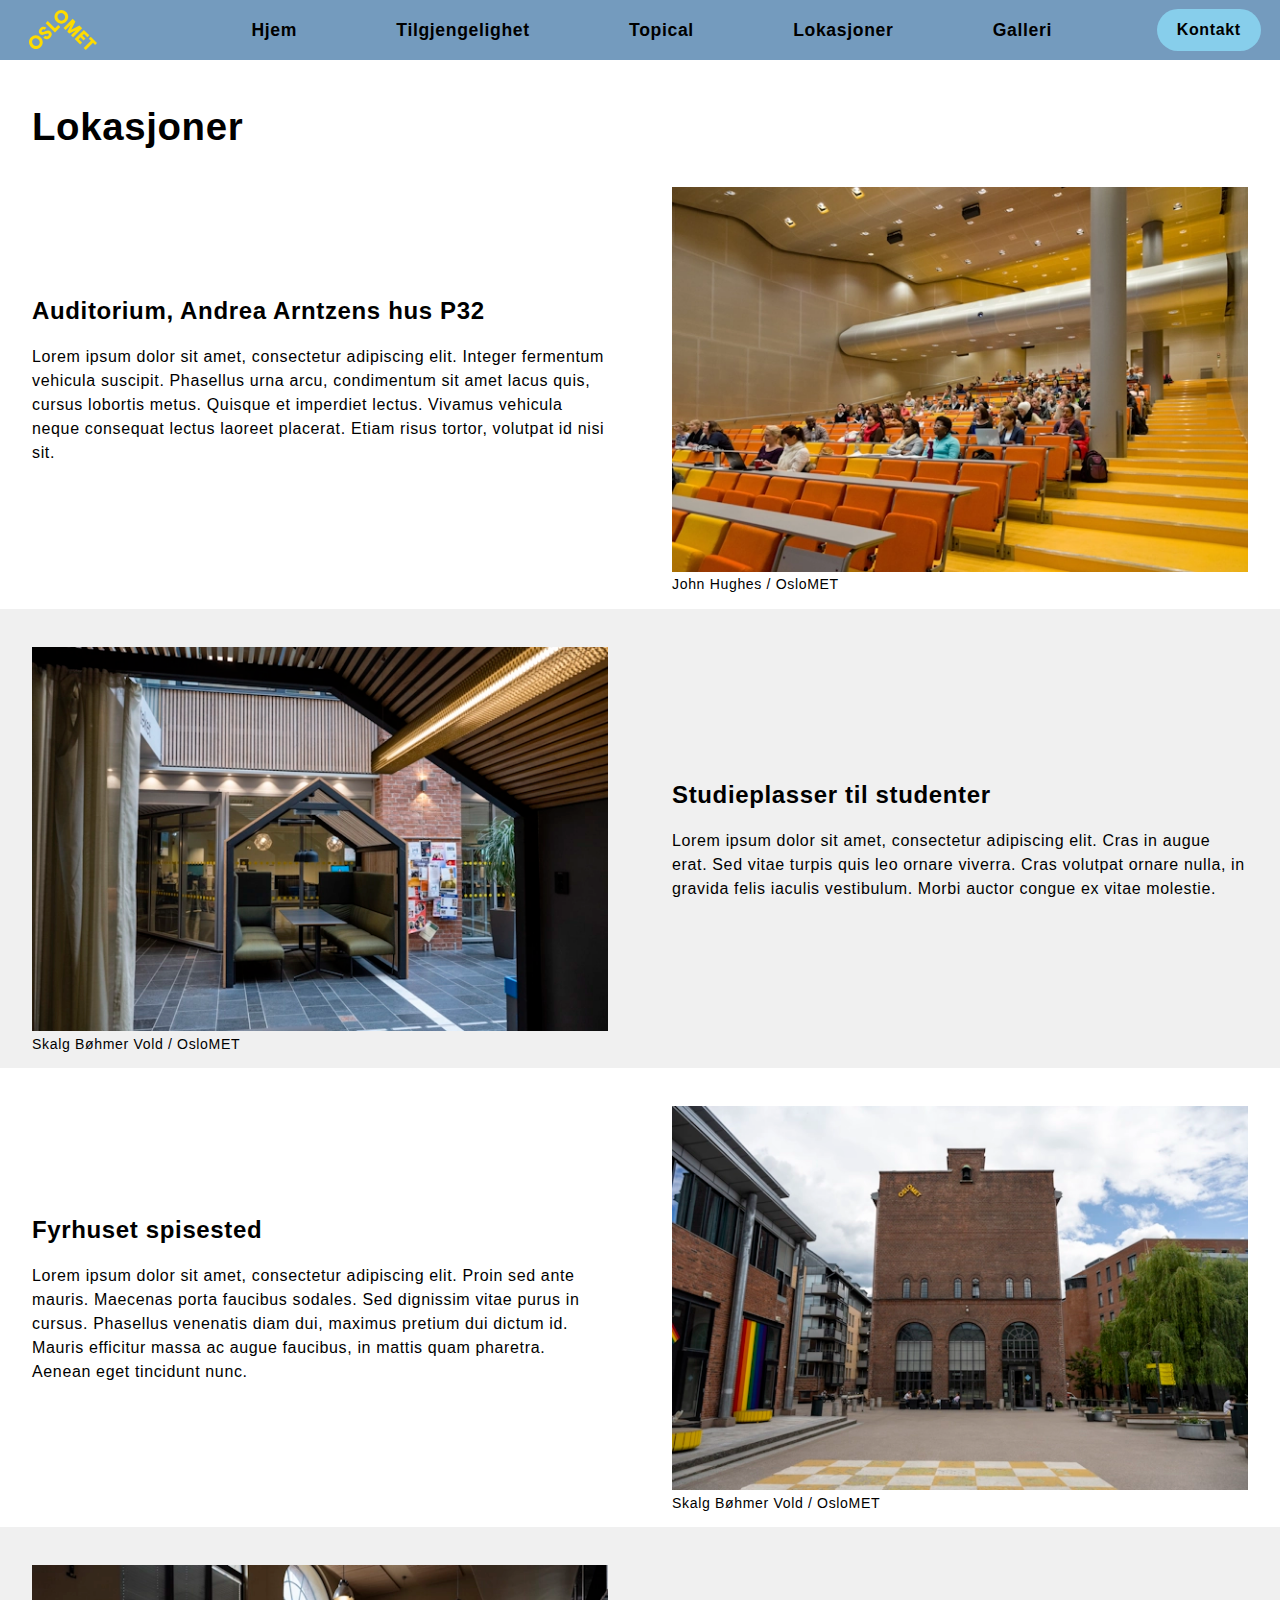
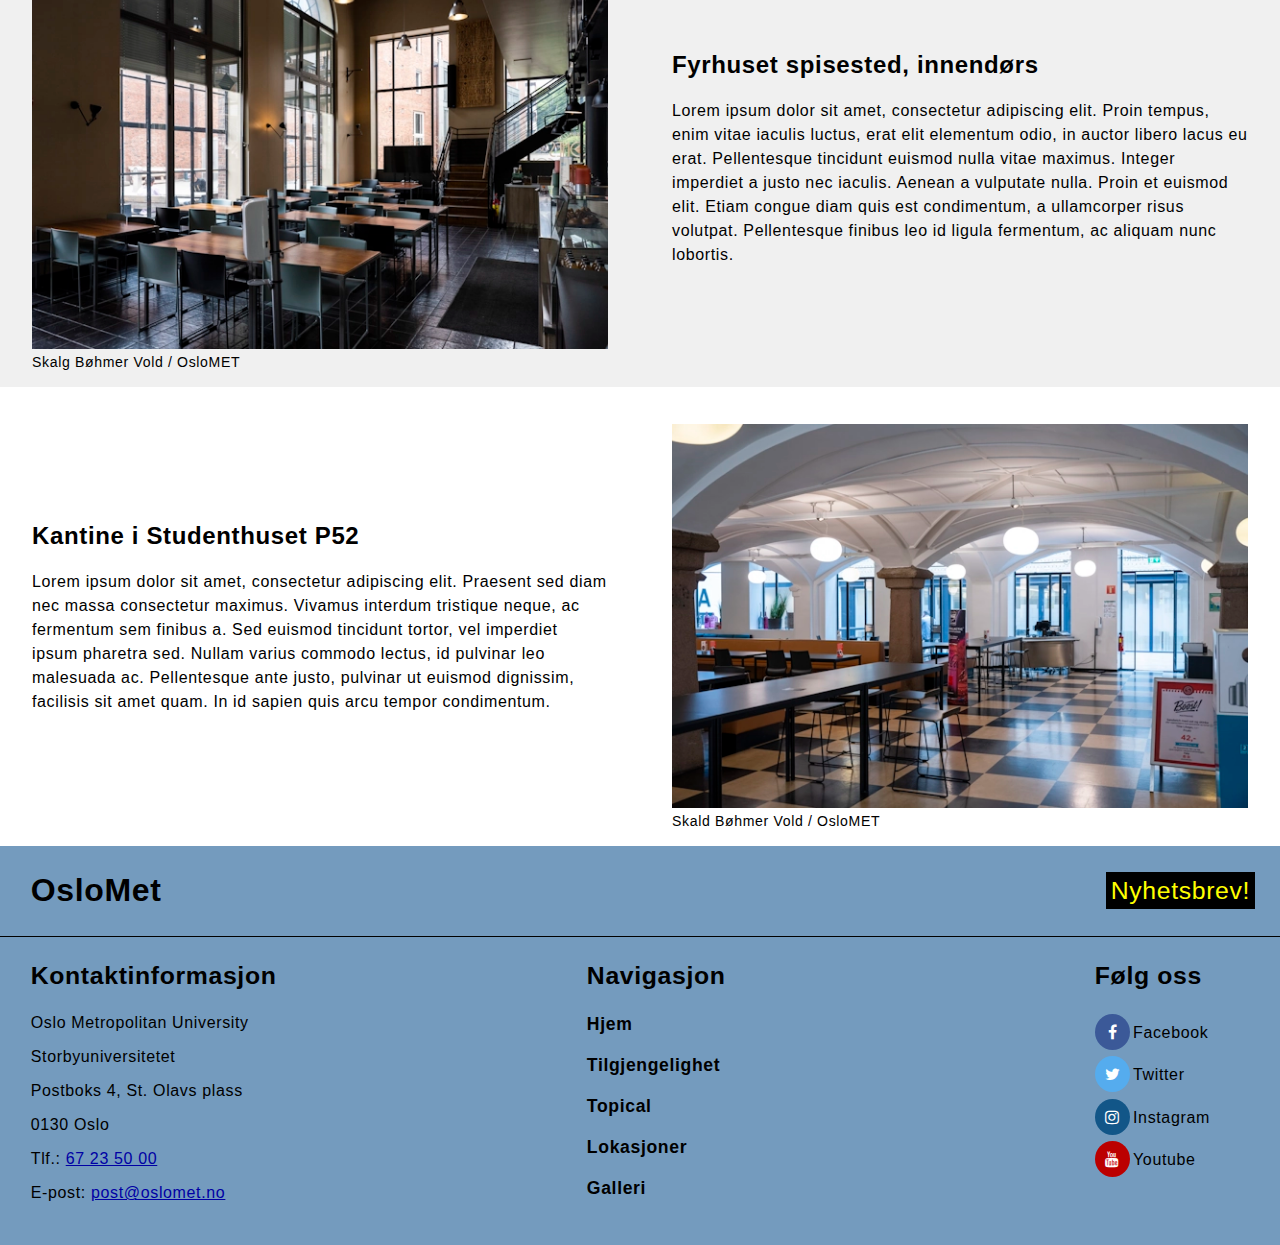
<file: locations.html>
<!-- DATA1200 Home Exam 2023 -->

<!DOCTYPE html>
<html lang="no">
<head>
    <meta charset="UTF-8">
    <!-- Sørger for at initial skalering og zoom er riktig på forskjellige devices -->
    <meta name="viewport" content="width=device-width, initial-scale=1.0">
    <link rel="stylesheet" href="css/main.css">
    <!-- Linker til favicon !-->
    <link rel="icon" type="image/x-icon" href="images/universitet.png">
    <!-- Ikon bibliotek brukt i footer -->
    <link rel="stylesheet" href="https://cdnjs.cloudflare.com/ajax/libs/font-awesome/4.7.0/css/font-awesome.min.css">
    <title>Lokasjoner</title>
    <meta name="description" content="Informasjon om Lokasjoner på rundt på OsloMet campus.">
</head>

<body>
<header>
    <!-- Navigasjonsbar med logo og hamburgermeny -->
    <!-- Diverse kilder brukt og kombinert, for å få det til å fungere slik vi ville ha det -->
    <nav>

        <!-- Input checkbox for hamburger toggle (label), aria-label for screen readers -->
        <input id="hamburger-toggle" type="checkbox" aria-label="Åpne navigasjonsmeny">

        <div class="logo-hamburger-wrapper">

            <!-- Logo på navbar, tabindex for at den skal velges i riktig rekkefølge (venstre mot høyre) -->
            <a href="index.html" title="Tilbake til forsiden" tabindex="1">
                <img id="nav-logo" src="images/logo-oslomet-gul.svg" alt="OsloMet sin logo" width="68" height="40">
            </a>

            <!-- Label for input checkbox og hamburger meny ikon -->
            <label class="hamburger-toggle-container" for="hamburger-toggle">
                <span class="hamburger-icon"></span>
            </label>
        </div>

        <!-- Navigasjons meny side lenker -->
        <ul class="menu">
            <li><a href="index.html">Hjem</a></li>
            <li><a href="accessibility.html">Tilgjengelighet</a></li>
            <li><a href="topical.html">Topical</a></li>
            <li><a href="locations.html">Lokasjoner</a></li>
            <li><a href="gallery.html">Galleri</a></li>
        </ul>

        <!-- Kontakt knapp på navigasjonsbar -->
        <a class="contact-button" href="index.html#contact-form-flex">Kontakt</a>
    </nav>
</header>

<main>
    <!-- Section flex med bare h1, fordi det skal være mere likt andre sider -->
    <section class=location-flex>
        <div class="flex-child-full-width">
            <h1>Lokasjoner</h1>
        </div>
    </section>

    <!-- Section flex med bilde og tekst over en lokasjon på OsloMET -->
    <section class="location-flex">

        <!-- Bilde og bildetekst(fotograf) om lokasjonen på OsloMET -->
        <figure class="flex-child-img">
            <picture>

                <!-- Bilde blir valgt av device ut i fra hvilken oppløsning som passer best med size. "w" er bredden
                     på det bildet. Type forteller device at bildene er webp format -->
                <source srcset="images/auditorium-p32/auditorium-p32-john-hughes-very-small.webp 600w,
                                images/auditorium-p32/auditorium-p32-john-hughes-small.webp 990w,
                                images/auditorium-p32/auditorium-p32-john-hughes-medium.webp 1440w,
                                images/auditorium-p32/auditorium-p32-john-hughes-large.webp 2100w"
                        sizes="(max-width: 760px) 93vw,
                               (min-width: 761px) 44vw"
                        type="image/webp">

                <!-- Backup bilde tilfelle device ikke støtter <picture> eller webp, i tilleg til alt tekst informasjon -->
                <img src="images/auditorium-p32/auditorium-p32-john-hughes-large.jpg"
                     alt="stort auditorium med to etasjer som har gult gulv og oranskje og gule seter.
                          vegger å tak er av metall og taket er bølgete"
                     width="2100" height ="1402">
            </picture>

            <!-- Bildetekst/forfatter for tilhørende bilde, fra https://foto.oslomet.no/fotoweb/ -->
            <figcaption class="img-text">John Hughes / OsloMET</figcaption>
        </figure>

        <!-- Teksten tilhørende lokasjonen på OsloMET -->
        <div class="flex-child-text">
            <h2>Auditorium, Andrea Arntzens hus P32</h2>
            <p>Lorem ipsum dolor sit amet, consectetur adipiscing elit. Integer fermentum vehicula suscipit. Phasellus
                urna arcu, condimentum sit amet lacus quis, cursus lobortis metus. Quisque et imperdiet lectus. Vivamus
                vehicula neque consequat lectus laoreet placerat. Etiam risus tortor, volutpat id nisi sit.</p>
        </div>
    </section>

    <!-- Section flex med bilde og tekst over en lokasjon på OsloMET -->
    <section class="location-flex">

        <!-- Bilde og bildetekst(fotograf) om lokasjonen på OsloMET -->
        <figure class="flex-child-img">
            <picture>

                <!-- Bilde blir valgt av device ut i fra hvilken oppløsning som passer best med size. "w" er bredden
                     på det bildet. Type forteller device at bildene er webp format -->
                <source srcset="images/studieplasser/studieplasser-skjalg-bøhmer-vold-very-small.webp 600w,
                                images/studieplasser/studieplasser-skjalg-bøhmer-vold-small.webp 1020w,
                                images/studieplasser/studieplasser-skjalg-bøhmer-vold-medium.webp 1440w,
                                images/studieplasser/studieplasser-skjalg-bøhmer-vold-large.webp 2100w"
                        sizes="(max-width: 760px) 93vw,
                               (min-width: 761px) 44vw"
                        type="image/webp">

                <!-- Backup bilde tilfelle device ikke støtter <picture> eller webp, i tilleg til alt tekst informasjon -->
                <img src="images/studieplasser/studieplasser-skjalg-bøhmer-vold-large.jpg"
                     alt="lite innendørs minihus med trespiler og en åpen vegg. innni er det bord og noen benker
                          med puter, der man kan sitte å studere i grupper"
                     width="2100" height ="1400">
            </picture>

            <!-- Bildetekst/forfatter for tilhørende bilde, fra https://foto.oslomet.no/fotoweb/ -->
            <figcaption class="img-text">Skalg Bøhmer Vold / OsloMET</figcaption>
        </figure>

        <div class="flex-child-text">
            <h2>Studieplasser til studenter</h2>
            <p>Lorem ipsum dolor sit amet, consectetur adipiscing elit. Cras in augue erat. Sed vitae turpis quis leo
                ornare viverra. Cras volutpat ornare nulla, in gravida felis iaculis vestibulum. Morbi auctor congue ex
                vitae molestie.</p>
        </div>
    </section>

    <!-- Section flex med bilde og tekst over en lokasjon på OsloMET -->
    <section class="location-flex">

        <!-- Bilde og bildetekst(fotograf) om lokasjonen på OsloMET -->
        <figure class="flex-child-img">
            <picture>

                <!-- Bilde blir valgt av device ut i fra hvilken oppløsning som passer best med size. "w" er bredden
                     på det bildet. Type forteller device at bildene er webp format -->
                <source srcset="images/fyrhuset-utendørs/fyrhuset-utendørs-skjalg-bøhmer-vold-very-small.webp 600w,
                                images/fyrhuset-utendørs/fyrhuset-utendørs-skjalg-bøhmer-vold-small.webp 1020w,
                                images/fyrhuset-utendørs/fyrhuset-utendørs-skjalg-bøhmer-vold-medium.webp 1440w,
                                images/fyrhuset-utendørs/fyrhuset-utendørs-skjalg-bøhmer-vold-large.webp 2100w"
                        sizes="(max-width: 760px) 93vw,
                               (min-width: 761px) 44vw"
                        type="image/webp">

                <!-- Backup bilde tilfelle device ikke støtter <picture> eller webp, i tilleg til alt tekst informasjon -->
                <img src="images/fyrhuset-utendørs/fyrhuset-utendørs-skjalg-bøhmer-vold-large.jpg"
                     alt="gammelt bygg av rød murstein med gamle høye viduer med buer øverst i første etasje,
                          og like, men mye mindre vinduer i andre etasje.  resten er uten vinduer.
                          bygget er plassert på en steinlagt plass"
                     width="2100" height ="1400">
            </picture>

            <!-- Bildetekst/forfatter for tilhørende bilde, fra https://foto.oslomet.no/fotoweb/ -->
            <figcaption>Skalg Bøhmer Vold / OsloMET</figcaption>
        </figure>

        <div class="flex-child-text">
            <h2>Fyrhuset spisested</h2>
            <p>Lorem ipsum dolor sit amet, consectetur adipiscing elit. Proin sed ante mauris. Maecenas porta faucibus
                sodales. Sed dignissim vitae purus in cursus. Phasellus venenatis diam dui, maximus pretium dui dictum
                id. Mauris efficitur massa ac augue faucibus, in mattis quam pharetra. Aenean eget tincidunt nunc.</p>
        </div>
    </section>

    <!-- Section flex med bilde og tekst over en lokasjon på OsloMET -->
    <section class="location-flex">

        <!-- Bilde og bildetekst(fotograf) om lokasjonen på OsloMET -->
        <figure class="flex-child-img">
            <picture>

                <!-- Bilde blir valgt av device ut i fra hvilken oppløsning som passer best med size. "w" er bredden
                     på det bildet. Type forteller device at bildene er webp format -->
                <source srcset="images/fyrhuset-innendørs/fyrhuset-innendørs-skjalg-bøhmer-vold-very-small.webp 600w,
                                images/fyrhuset-innendørs/fyrhuset-innendørs-skjalg-bøhmer-vold-small.webp 1020w,
                                images/fyrhuset-innendørs/fyrhuset-innendørs-skjalg-bøhmer-vold-medium.webp 1440w,
                                images/fyrhuset-innendørs/fyrhuset-innendørs-skjalg-bøhmer-vold-large.webp 2100w"
                        sizes="(max-width: 760px) 93vw,
                               (min-width: 761px) 44vw"
                        type="image/webp">

                <!-- Backup bilde tilfelle device ikke støtter <picture> eller webp, i tilleg til alt tekst informasjon -->
                <img src="images/fyrhuset-innendørs/fyrhuset-innendørs-skjalg-bøhmer-vold-large.jpg"
                     alt="koselig spisested med høye gamle vinduer med buet topp, svarte fliser på gulvet,
                          og bord med treplater"
                     width="2100" height ="1400">
            </picture>

            <!-- Bildetekst/forfatter for tilhørende bilde, fra https://foto.oslomet.no/fotoweb/ -->
            <figcaption class="img-text">Skalg Bøhmer Vold / OsloMET</figcaption>
        </figure>

        <div class="flex-child-text">
            <h2>Fyrhuset spisested, innendørs</h2>
            <p>Lorem ipsum dolor sit amet, consectetur adipiscing elit. Proin tempus, enim vitae iaculis luctus, erat
                elit elementum odio, in auctor libero lacus eu erat. Pellentesque tincidunt euismod nulla vitae maximus.
                Integer imperdiet a justo nec iaculis. Aenean a vulputate nulla. Proin et euismod elit. Etiam congue
                diam quis est condimentum, a ullamcorper risus volutpat. Pellentesque finibus leo id ligula fermentum,
                ac aliquam nunc lobortis.</p>
        </div>
    </section>

    <!-- Section flex med bilde og tekst over en lokasjon på OsloMET -->
    <section class="location-flex">

        <!-- Bilde og bildetekst(fotograf) om lokasjonen på OsloMET -->
        <figure class="flex-child-img">
            <picture>

                <!-- Bilde blir valgt av device ut i fra hvilken oppløsning som passer best med size. "w" er bredden
                     på det bildet. Type forteller device at bildene er webp format -->
                <source srcset="images/kantine-p52/kantine-p52-skjalg-bøhmer-vold-very-small.webp 600w,
                                images/kantine-p52/kantine-p52-skjalg-bøhmer-vold-small.webp 1020w,
                                images/kantine-p52/kantine-p52-skjalg-bøhmer-vold-medium.webp 1440w,
                                images/kantine-p52/kantine-p52-skjalg-bøhmer-vold-large.webp 2100w"
                        sizes="(max-width: 760px) 93vw,
                               (min-width: 761px) 44vw"
                        type="image/webp">

                <!-- Backup bilde tilfelle device ikke støtter <picture> eller webp, i tilleg til alt tekst informasjon -->
                <img src="images/kantine-p52/kantine-p52-skjalg-bøhmer-vold-large.jpg"
                     alt="koselig rom med bra lyes og søyler av stein. taket er bugd opp av hvite buer med
                          lamper formet som kuler. det er også border og stoler på det svart/beige rutete gulvet"
                     width="2100" height ="1400">
            </picture>

            <!-- Bildetekst/forfatter for tilhørende bilde, fra https://foto.oslomet.no/fotoweb/ -->
            <figcaption>Skald Bøhmer Vold / OsloMET</figcaption>
        </figure>

        <div class="flex-child-text">
            <h2>Kantine i Studenthuset P52</h2>
            <p>Lorem ipsum dolor sit amet, consectetur adipiscing elit. Praesent sed diam nec massa consectetur maximus.
                Vivamus interdum tristique neque, ac fermentum sem finibus a. Sed euismod tincidunt tortor, vel
                imperdiet ipsum pharetra sed. Nullam varius commodo lectus, id pulvinar leo malesuada ac. Pellentesque
                ante justo, pulvinar ut euismod dignissim, facilisis sit amet quam. In id sapien quis arcu tempor
                condimentum.</p>
        </div>
    </section>

</main>
<footer>
    <!-- Grid kode tatt fra: https://www.w3schools.com/css/css_grid.asp -->
    <!-- Header Overskrift -->
    <section class="footer-grid-objects footer-header">
        <h2>OsloMet</h2>
    </section>

    <!-- Newsletter knapp -->
    <section class="newsletter-button">
        <a href="https://www.oslomet.no/nyhetsbrev" class="button">Nyhetsbrev! </a>
    </section>

    <!--Linje på tvers av footer, styling-->
    <div class="border-bottom"></div>

    <!-- Kontakt informasjon til OsloMet -->
    <section class="footer-grid-objects contact-information">
        <h3>Kontaktinformasjon</h3>
        <ul>
            <li>Oslo Metropolitan University</li>
            <li>Storbyuniversitetet</li>
            <li>Postboks 4, St. Olavs plass</li>
            <li>0130 Oslo</li>
            <li>Tlf.: <a href="tel:67235000">67 23 50 00</a></li>
            <li>E-post: <a href="mailto:post@oslomet.no">post@oslomet.no</a></li>
        </ul>
    </section>

    <!-- Lenker til de andre sidene på nettsiden vår -->
    <section class="footer-grid-objects site-links">
        <h3>Navigasjon</h3>
        <ul>
            <li><a href="index.html">Hjem</a></li>
            <li><a href="accessibility.html">Tilgjengelighet</a></li>
            <li><a href="topical.html">Topical</a></li>
            <li><a href="locations.html">Lokasjoner</a></li>
            <li><a href="gallery.html">Galleri</a></li>
        </ul>
    </section>

    <!-- Sosiale medie lenker -->
    <section class="footer-grid-objects social-media-links">
        <h3>Følg oss</h3>
        <ul>
            <li> <a href="https://www.facebook.com/oslomet/"><div class="fa fa-facebook"></div>Facebook</a></li>
            <li><a href="https://twitter.com/oslomet"><div class="fa fa-twitter"></div>Twitter</a></li>
            <li><a href="https://www.instagram.com/oslomet/?hl=nb"><div class="fa fa-instagram"></div>Instagram</a></li>
            <li><a href="https://www.youtube.com/@OsloMetFilm"><div class="fa fa-youtube"></div>Youtube</a></li>
        </ul>
    </section>
</footer>
</body>
</html>
</file>
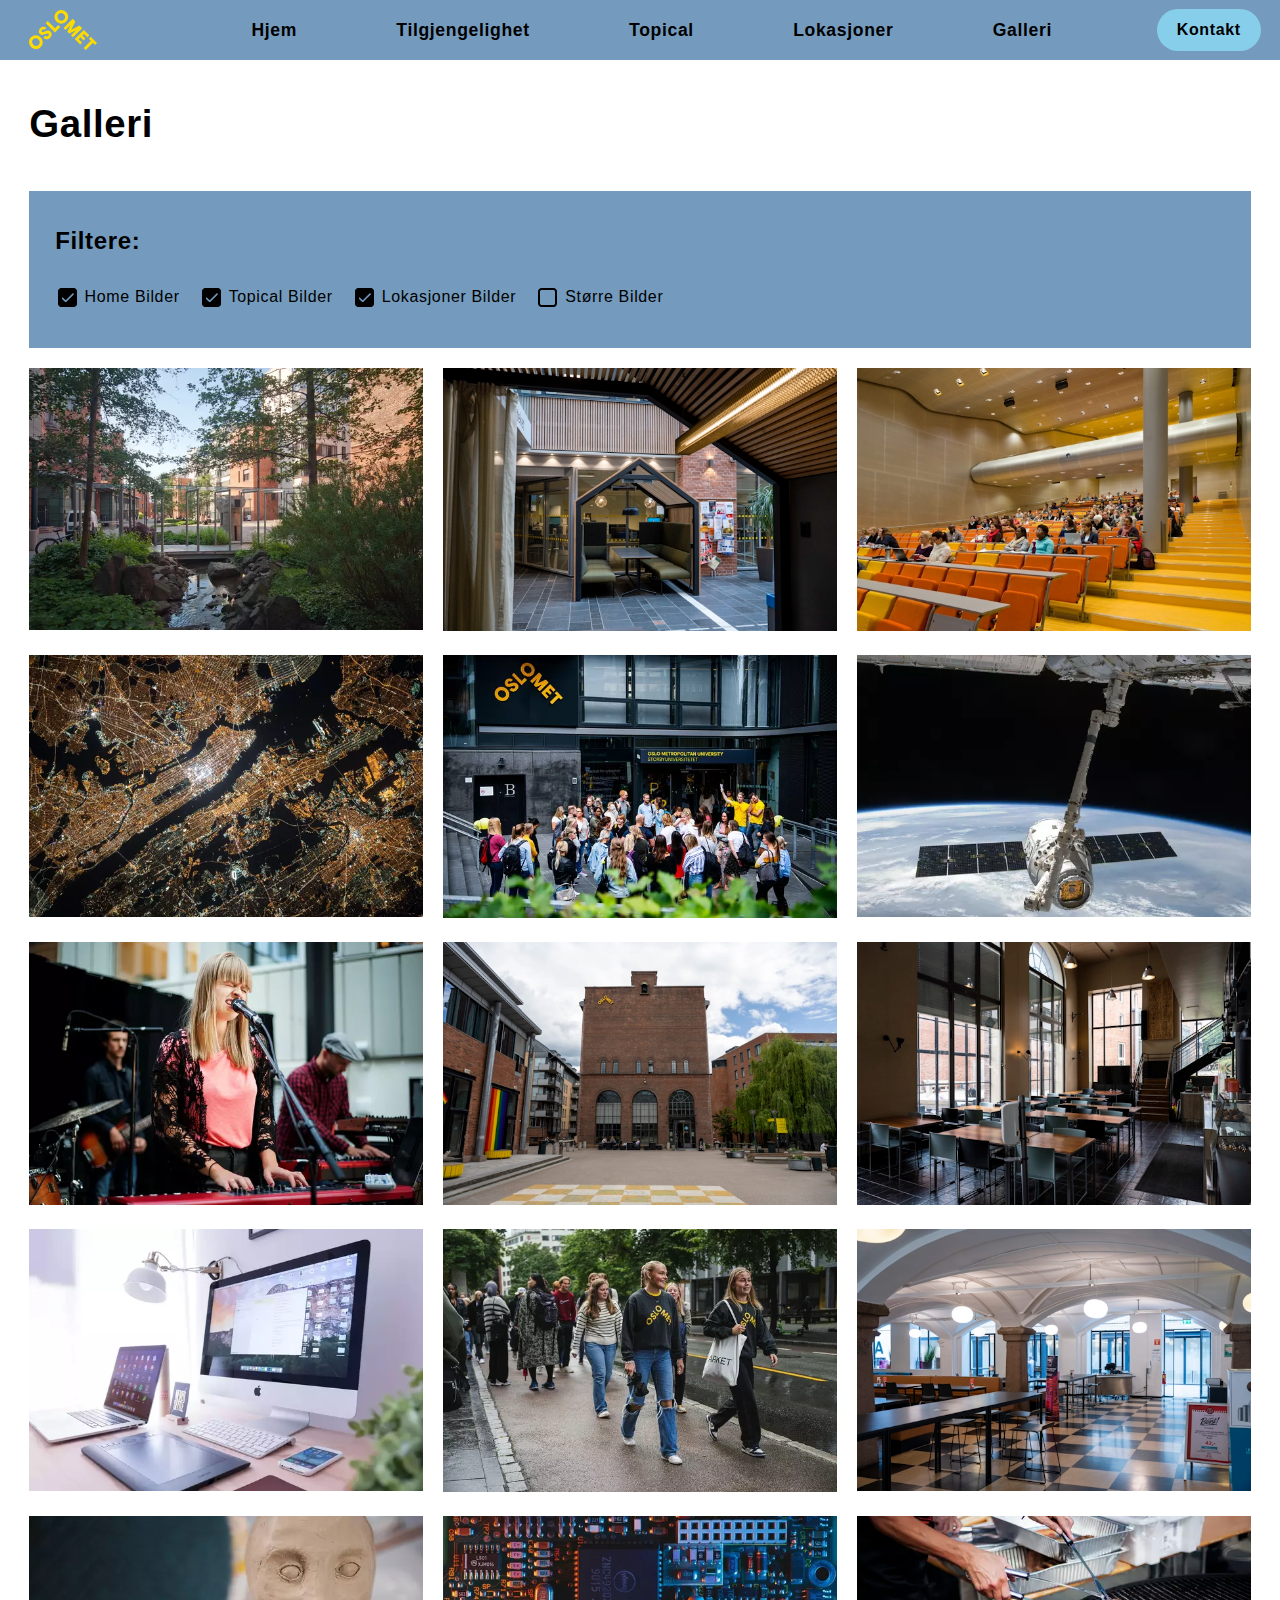
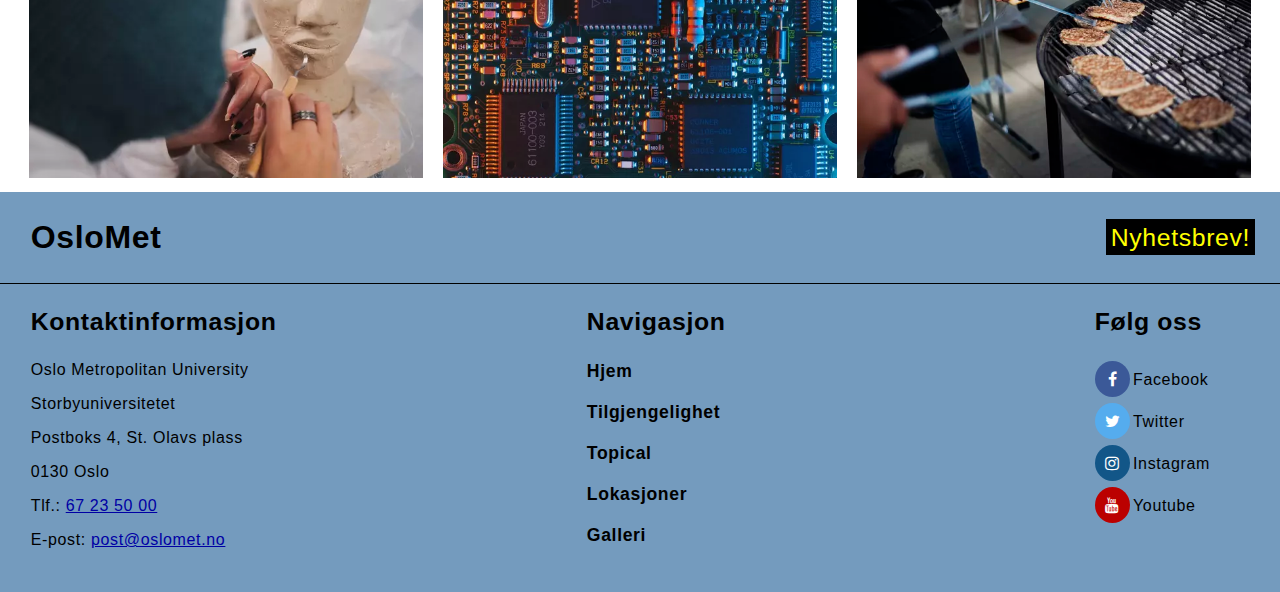
<file: maybepage5.html>
<!-- DATA1200 Home Exam 2023 -->

<!DOCTYPE html>
<html lang="no">
<head>
    <meta charset="UTF-8">
    <!-- Sørger for at initial skalering og zoom er riktig på forskjellige devices -->
    <meta name="viewport" content="width=device-width, initial-scale=1.0">
    <link rel="stylesheet" href="css/main.css">
    <!-- Linker til favicon !-->
    <link rel="icon" type="image/x-icon" href="images/universitet.png">
    <!-- Ikon bibliotek brukt i footer -->
    <link rel="stylesheet" href="https://cdnjs.cloudflare.com/ajax/libs/font-awesome/4.7.0/css/font-awesome.min.css">
    <title>Gallery</title>
    <meta name="description" content="Gallery of all the images that have been used on this site">
</head>

<body>
<header>
    <!-- Navigasjonsbar med logo og hamburgermeny -->
    <nav>

        <!-- Input checkbox for hamburger toggle (label), aria-label for screen readers -->
        <input id="hamburger-toggle" type="checkbox" aria-label="Åpne navigasjonsmeny">

        <div class="logo-hamburger-wrapper">

            <!-- Logo på navbar, tabindex for at den skal velges i riktig rekkefølge (venstre mot høyre) -->
            <a href="index.html" title="Tilbake til forsiden" tabindex="1">
                <img id="nav-logo" src="images/logo-oslomet-gul.svg" alt="OsloMet sin logo" width="68" height="40">
            </a>

            <!-- Label for input checkbox og hamburger meny ikon -->
            <label class="hamburger-toggle-container" for="hamburger-toggle">
                <span class="hamburger-icon"></span>
            </label>
        </div>

        <!-- Navigasjons meny side lenker -->
        <ul class="menu">
            <li><a href="index.html">Hjem</a></li>
            <li><a href="accessibility.html">Tilgjengelighet</a></li>
            <li><a href="topical.html">Topical</a></li>
            <li><a href="locations.html">Lokasjoner</a></li>
            <li><a href="maybepage5.html">Galleri</a></li>
        </ul>

        <!-- Kontakt knapp på navigasjonsbar -->
        <a class="contact-button" href="index.html#contact-form-flex">Kontakt</a>
    </nav>
</header>

<!-- BONUS SIDE, hadde ikke tid til å gjøre alle finishing touches, accessibility testing som er gjort er begrenset på
    denne siden
    Lagd med kunnskap lært fra de andre sidene, blant annet navbar, flex og grids. -->

<!-- Grid for hovedlayout-->
<main class="gallery-grid">
    <h1>Galleri</h1>

    <!-- Inputs for checkbox labels med filter funksjoner De som er for å vise bilder er checked by default-->
    <input id="home-img-toggle" type="checkbox" checked aria-label="Vis hjemmeside bilder">
    <input id="topical-img-toggle" type="checkbox" checked aria-label="Vis topical bilder">
    <input id="location-img-toggle" type="checkbox" checked aria-label="Vis lokasjon bilder">
    <input id="larger-img-toggle" type="checkbox" aria-label="Gjør bilder større">

    <!-- Section med label filterene man kan klikke på -->
    <section class="gallery-filters">
        <h2>Filtere:</h2>
            <div class="filter-flex">
            <label class="checkbox-home-toggle" for="home-img-toggle">
                <span class="checkbox-home-icon"></span>
                Home Bilder
            </label>
            <label class="checkbox-topical-toggle" for="topical-img-toggle">
                <span class="checkbox-topical-icon"></span>
                Topical Bilder
            </label>
            <label class="checkbox-location-toggle" for="location-img-toggle">
                <span class="checkbox-location-icon"></span>
                Lokasjoner Bilder
            </label>
            <label class="checkbox-size-toggle" for="larger-img-toggle">
                <span class="checkbox-size-icon"></span>
                Større Bilder
            </label>
        </div>
    </section>

    <!-- Flexbox med alle bilder fra andre sider på dette nettstedet-->
    <section class="gallery-image-flex">

        <picture class="gallery-home-img">

            <!-- Bilde blir valgt av device ut i fra hvilken oppløsning som passer best med size. "w" er bredden
                 på det bildet. Type forteller device at bildene er webp format -->
            <source srcset="images/bislettbekken/bislettbekken-very-small.webp 600w,
                            images/bislettbekken/bislettbekken-small.webp 900w,
                            images/bislettbekken/bislettbekken-medium.webp 1440w,
                            images/bislettbekken/bislettbekken-large.webp 2100w"
                    sizes="(max-width: 760px) 92vw,
                           (min-width: 761px) 44vw"
                    type="image/jpg">

            <!-- Backup bilde tilfelle device ikke støtter <picture> eller webp, i tilleg til alt tekst informasjon -->
            <img src="images/bislettbekken/bislettbekken-src.jpg"
                 alt="liten bekk med gangbru over og grønne planter, med rødbrune musteinsbygninger i bakgrunnen"
                 width="2700" height ="1793">
        </picture>

        <picture class="gallery-location-img">
            <!-- Bilde blir valgt av device ut i fra hvilken oppløsning som passer best. "w" er bredden
                 på det bildet. Type forteller device at bildene er webp format-->
            <source srcset="images/studieplasser/studieplasser-skjalg-bøhmer-vold-very-small.webp 600w,
                            images/studieplasser/studieplasser-skjalg-bøhmer-vold-small.webp 1020w,
                            images/studieplasser/studieplasser-skjalg-bøhmer-vold-medium.webp 1440w,
                            images/studieplasser/studieplasser-skjalg-bøhmer-vold-large.webp 2100w"
                    sizes="(max-width: 1105px) 95vw,
                           (min-width: 1106px) 45vw"
                    type="image/webp">

            <!-- Backup bilde tilfelle device ikke støtter <picture> eller webp, i tilleg til alt tekst informasjon -->
            <img src="images/studieplasser/studieplasser-skjalg-bøhmer-vold-large.jpg"
                 alt="lite innendørs minihus med trespiler og en åpen vegg. innni er det bord og noen benker
                      med puter, der man kan sitte å studere i grupper"
                 width="2100" height ="1400">
        </picture>

        <picture class="gallery-location-img">
            <!-- Bilde blir valgt av device ut i fra hvilken oppløsning som passer best. "w" er bredden
                 på det bildet. Type forteller device at bildene er webp format-->
            <source srcset="images/auditorium-p32/auditorium-p32-john-hughes-very-small.webp 600w,
                            images/auditorium-p32/auditorium-p32-john-hughes-small.webp 990w,
                            images/auditorium-p32/auditorium-p32-john-hughes-medium.webp 1440w,
                            images/auditorium-p32/auditorium-p32-john-hughes-large.webp 2100w"
                    sizes="(max-width: 760px) 95vw, (min-width: 760px) 44vw"
                    type="image/webp">

            <!-- Backup bilde tilfelle device ikke støtter <picture> eller webp, i tilleg til alt tekst informasjon -->
            <img src="images/auditorium-p32/auditorium-p32-john-hughes-large.jpg"
                 alt="stort auditorium med to etasjer som har gult gulv og oranskje og gule seter.
                      vegger å tak er av metall og taket er bølgete"
                 width="2100" height ="1402">
        </picture>

        <picture class="gallery-topical-img">
                <!-- Bilde blir valgt av device ut i fra hvilken oppløsning som passer best. "w" er bredden
                på det bildet. Type forteller device at bildene er webp format-->
                <!-- Bruk av media sikrer at bildene beholder sine opprinnelige dimensjoner i mobile view -->
                <source srcset="images/nasa/nasa-small-mobile-view.webp 600w,
                                images/nasa/nasa-mobile-view.webp 900w"
                        sizes="(max-width: 1105px) 95vw,
                               (min-width: 1106px) 45vw"
                        type="image/webp">

                <!-- Backup bilde tilfelle device ikke støtter <picture> eller webp, i tillegg til alt tekst informasjon -->
                <img src="images/nasa/nasa.jpg"
                     alt="New York sett ovenifra på kvelden, der gatebelysning dominerer landskapet"
                     height="1394" width="1394">
            </picture>

        <picture class="gallery-home-img">

            <!-- Bilde blir valgt av device ut i fra hvilken oppløsning som passer best. "w" er bredden på det bildet.
            Type forteller device at bildene er webp format -->
            <source srcset="images/oslomet-studiestart/oslomet-studiestart-very-small.webp 600w,
                            images/oslomet-studiestart/oslomet-studiestart-small.webp 900w,
                            images/oslomet-studiestart/oslomet-studiestart-medium.webp 1440w,
                            images/oslomet-studiestart/oslomet-studiestart-large.webp 2100w"
                    sizes="(max-width: 1105px) 95vw,
                           (min-width: 1106px) 45vw"
                    type="image/jpg">

            <!-- Backup bilde tilfelle device ikke støtter <picture> eller webp, i tilleg til alt tekst informasjon -->
            <img src="images/oslomet-studiestart/oslomet-studiestart.jpg"
                 alt="gruppe studenter foran en universitetsbygning av glass og betong, med noen planter i forgrunnen"
                 width="2700" height ="1793">
        </picture>

        <picture class="gallery-topical-img">
                <!-- Bilde blir valgt av device ut i fra hvilken oppløsning som passer best med size. "w" er bredden
                på det bildet. Type forteller device at bildene er webp format-->
                <source srcset="images/spacex/spacex-very-small.webp 600w,
                                images/spacex/spacex-small.webp 1072w,
                                images/spacex/spacex-medium.webp 2144w,
                                images/spacex/spacex-large.webp 4288w"
                        sizes= "(max-width: 1105px) 95vw,
                                (min-width: 1106px) 45vw"
                        type="image/webp">

                <!-- Backup bilde tilfelle device ikke støtter <picture> eller webp, i tillegg til alt tekst informasjon -->
                <img src="images/spacex/spacex-large.jpg"
                     alt="En satelitt i verdensrommet med jorden som belyser bakgrunnen"
                     height="2848" width="4288">
            </picture>

        <picture class="gallery-home-img">

            <!-- Bilde blir valgt av device ut i fra hvilken oppløsning som passer best med size. "w" er bredden
                 på det bildet. Type forteller device at bildene er webp format -->
            <source srcset="images/foreningsdag-musikk/foreningsdag-musikk-oslomet-small.webp 600w,
                            images/foreningsdag-musikk/foreningsdag-musikk-oslomet-medium.webp 900w,
                            images/foreningsdag-musikk/foreningsdag-musikk-oslomet-large.webp 1440w"
                    sizes="(max-width: 1105px) 95vw,
                           (min-width: 1106px) 45vw"
                    type="image/jpg">
            <img src="images/foreningsdag-musikk/foreningsdag-musikk-oslomet.jpg"
                     alt="jente med svarte og røde klær som spiller på keyboard og synger på en scene"
                     width="1600" height ="1066">
        </picture>

        <picture class="gallery-location-img">
            <!-- Bilde blir valgt av device ut i fra hvilken oppløsning som passer best. "w" er bredden
                 på det bildet. Type forteller device at bildene er webp format-->
            <source srcset="images/fyrhuset-utendørs/fyrhuset-utendørs-skjalg-bøhmer-vold-very-small.webp 600w,
                            images/fyrhuset-utendørs/fyrhuset-utendørs-skjalg-bøhmer-vold-small.webp 1020w,
                            images/fyrhuset-utendørs/fyrhuset-utendørs-skjalg-bøhmer-vold-medium.webp 1440w,
                            images/fyrhuset-utendørs/fyrhuset-utendørs-skjalg-bøhmer-vold-large.webp 2100w"
                    sizes="(max-width: 1105px) 95vw,
                           (min-width: 1106px) 45vw"
                    type="image/webp">

            <!-- Backup bilde tilfelle device ikke støtter <picture> eller webp, i tilleg til alt tekst informasjon -->
            <img src="images/fyrhuset-utendørs/fyrhuset-utendørs-skjalg-bøhmer-vold-large.jpg"
                 alt="gammelt bygg av rød murstein med gamle høye viduer med buer øverst i første etasje,
                      og like, men mye mindre vinduer i andre etasje.  resten er uten vinduer.
                      bygget er plassert på en steinlagt plass"
                 width="2100" height ="1400">
        </picture>

        <picture class="gallery-location-img">
            <!-- Bilde blir valgt av device ut i fra hvilken oppløsning som passer best. "w" er bredden
                 på det bildet. Type forteller device at bildene er webp format-->
            <source srcset="images/fyrhuset-innendørs/fyrhuset-innendørs-skjalg-bøhmer-vold-very-small.webp 600w,
                            images/fyrhuset-innendørs/fyrhuset-innendørs-skjalg-bøhmer-vold-small.webp 1020w,
                            images/fyrhuset-innendørs/fyrhuset-innendørs-skjalg-bøhmer-vold-medium.webp 1440w,
                            images/fyrhuset-innendørs/fyrhuset-innendørs-skjalg-bøhmer-vold-large.webp 2100w"
                    sizes="(max-width: 1105px) 95vw,
                           (min-width: 1106px) 45vw"
                    type="image/webp">

            <!-- Backup bilde tilfelle device ikke støtter <picture> eller webp, i tilleg til alt tekst informasjon -->
            <img src="images/fyrhuset-innendørs/fyrhuset-innendørs-skjalg-bøhmer-vold-large.jpg"
                 alt="koselig spisested med høye gamle vinduer med buet topp, svarte fliser på gulvet,
                      og bord med treplater"
                 width="2100" height ="1400">
        </picture>

        <picture class="gallery-topical-img">

            <!-- Bilde blir valgt av device ut i fra hvilken oppløsning som passer best. "w" er bredden
            på det bildet. Type forteller device at bildene er webp format-->
            <!-- Bildene beholder sine opprinnelige dimensjoner i mobile view -->
            <source srcset="images/imac/imac-very-small.webp 600w,
                            images/imac/imac-small.webp 900w,
                            images/imac/imac-medium.webp 1440w,
                            images/imac/imac-large.webp 2100w"
                    sizes="(max-width: 1105px) 95vw,
                           (min-width: 1106px) 45vw"
                    type="image/webp">

            <!-- Backup bilde tilfelle device ikke støtter <picture> eller webp, i tillegg til alt tekst informasjon -->
            <img src="images/imac/imac.jpg"
                 alt="Flere ulike elektroniske enheter med en iMac i sentrum"
                 height="4000" width="6000">
        </picture>

        <picture class="gallery-home-img">

            <!-- Bilde blir valgt av device ut i fra hvilken oppløsning som passer best med size. "w" er bredden
                 på det bildet. Type forteller device at bildene er webp format -->
            <source srcset="images/studiestart-2023/oslomet-studiestart-2023-small.webp 600w,
                            images/studiestart-2023/oslomet-studiestart-2023-medium.webp 900w,
                            images/studiestart-2023/oslomet-studiestart-2023-large.webp 1440w"
                    sizes="(max-width: 1105px) 95vw,
                           (min-width: 1106px) 45vw"
                    type="image/jpg">

            <!-- Backup bilde tilfelle device ikke støtter <picture> eller webp, i tilleg til alt tekst informasjon -->
            <img src="images/studiestart-2023/oslomet-studiestart-2023.jpg"
                 alt="gruppe studenter som følger andre med oslomet geneser, gåene bortover en vei utenfor en
                      skolebygning"
                 width="1600" height ="1068">
        </picture>

        <picture class="gallery-location-img">
            <!-- Bilde blir valgt av device ut i fra hvilken oppløsning som passer best. "w" er bredden
                 på det bildet. Type forteller device at bildene er webp format-->
            <source srcset="images/kantine-p52/kantine-p52-skjalg-bøhmer-vold-very-small.webp 600w,
                            images/kantine-p52/kantine-p52-skjalg-bøhmer-vold-small.webp 1020w,
                            images/kantine-p52/kantine-p52-skjalg-bøhmer-vold-medium.webp 1440w,
                            images/kantine-p52/kantine-p52-skjalg-bøhmer-vold-large.webp 2100w"
                    sizes="(max-width: 1105px) 95vw,
                           (min-width: 1106px) 45vw"
                    type="image/webp">

            <!-- Backup bilde tilfelle device ikke støtter <picture> eller webp, i tilleg til alt tekst informasjon -->
            <img src="images/kantine-p52/kantine-p52-skjalg-bøhmer-vold-large.jpg"
                 alt="koselig rom med bra lyes og søyler av stein. taket er bugd opp av hvite buer med
                        lamper formet som kuler. det er også border og stoler på det svart/beige rutete gulvet"
                 width="2100" height ="1400">
        </picture>

        <picture class="gallery-home-img">

            <!-- Bilde blir valgt av device ut i fra hvilken oppløsning som passer best med size. "w" er bredden
                 på det bildet. Type forteller device at bildene er webp format -->
            <source srcset="images/skulptur/skulptur-small.webp 600w,
                            images/skulptur/skulptur-medium.webp 900w,
                            images/skulptur/skulptur-large.webp 1440w"
                    sizes="(max-width: 1105px) 95vw,
                           (min-width: 1106px) 45vw"
                    type="image/jpg">

            <!-- Backup bilde tilfelle device ikke støtter <picture> eller webp, i tilleg til alt tekst informasjon -->
            <img src="images/skulptur/skulptur.jpg"
                 alt="person med grønnblå lue som arbeider på en statue av leire med verktøy"
                 width="5851" height ="3893">
        </picture>

        <picture class="gallery-topical-img">
            <!-- Bilde blir valgt av device ut i fra hvilken oppløsning som passer best. "w" er bredden
            på det bildet. Type forteller device at bildene er webp format-->
            <!-- Bildene beholder sine opprinnelige dimensjoner i mobile view -->
            <source srcset="images/circuit/circuit-very-small.webp 600w,
                            images/circuit/circuit-small.webp 900w,
                            images/circuit/circuit-medium.webp 1440w,
                            images/circuit/circuit-large.webp 2100w"
                    sizes="(max-width: 1105px) 95vw,
                           (min-width: 1106px) 45vw"
                    type="image/webp">

            <!-- Backup bilde tilfelle device ikke støtter <picture> eller webp, i tillegg til alt tekst informasjon -->
            <img src="images/circuit/circuit.jpg"
                 alt="En PCB, også kjent som en kretskort. Kretskort blir brukt til å koble sammen flere
                      elektroniske komponenter inni en maskin"
                 height="2597" width="3895">
        </picture>

        <picture class="gallery-home-img">

            <!-- Bilde blir valgt av device ut i fra hvilken oppløsning som passer best med size. "w" er bredden
                 på det bildet. Type forteller device at bildene er webp format -->
            <source srcset="images/grilling/grilling-small.webp 600w,
                            images/grilling/grilling-medium.webp 900w,
                            images/grilling/grilling-large.webp 1440w"
                    sizes="(max-width: 1105px) 95vw,
                           (min-width: 1106px) 45vw"
                    type="image/jpg">

            <!-- Backup bilde tilfelle device ikke støtter <picture> eller webp, i tilleg til alt tekst informasjon -->
            <img src="images/grilling/grilling.jpg"
                 alt="grilling av kjøtt på en grill"
                 width="4256" height ="2832">
        </picture>

    </section>
</main>

<footer>
    <!-- Grid kode basert på: https://www.w3schools.com/css/css_grid.asp
    Bruker sections isteden for div  -->
    <!-- Header Overskrift -->
    <section class="footer-grid-objects footer-header">
        <h2>OsloMet</h2>
    </section>

    <!-- Newsletter knapp -->
    <section class="newsletter-button">
            <a href="https://www.oslomet.no/nyhetsbrev" class="button">Nyhetsbrev! </a>
    </section>

    <!--Linje på tvers av footer, styling-->
    <div class="border-bottom"></div>

    <!-- Kontakt informasjon til OsloMet -->
    <section class="footer-grid-objects contact-information">
        <h3>Kontaktinformasjon</h3>
        <ul>
            <li>Oslo Metropolitan University</li>
            <li>Storbyuniversitetet</li>
            <li>Postboks 4, St. Olavs plass</li>
            <li>0130 Oslo</li>
            <li>Tlf.: <a href="tel:67235000">67 23 50 00</a></li>
            <li>E-post: <a href="mailto:post@oslomet.no">post@oslomet.no</a></li>
        </ul>
    </section>

    <!-- Lenker til de andre sidene på nettsiden vår -->
    <section class="footer-grid-objects site-links">
        <h3>Navigasjon</h3>
        <ul>
            <li><a href="index.html">Hjem</a></li>
            <li><a href="accessibility.html">Tilgjengelighet</a></li>
            <li><a href="topical.html">Topical</a></li>
            <li><a href="locations.html">Lokasjoner</a></li>
            <li><a href="maybepage5.html">Galleri</a></li>
        </ul>
    </section>

    <!-- Sosiale medie lenker -->
    <section class="footer-grid-objects social-media-links">
        <h3>Følg oss</h3>
        <ul>
            <li> <a href="https://www.facebook.com/oslomet/"><div class="fa fa-facebook"></div>Facebook</a></li>
            <li><a href="https://twitter.com/oslomet"><div class="fa fa-twitter"></div>Twitter</a></li>
            <li><a href="https://www.instagram.com/oslomet/?hl=nb"><div class="fa fa-instagram"></div>Instagram</a></li>
            <li><a href="https://www.youtube.com/@OsloMetFilm"><div class="fa fa-youtube"></div>Youtube</a></li>
        </ul>
    </section>
</footer>
</body>
</html>
</file>
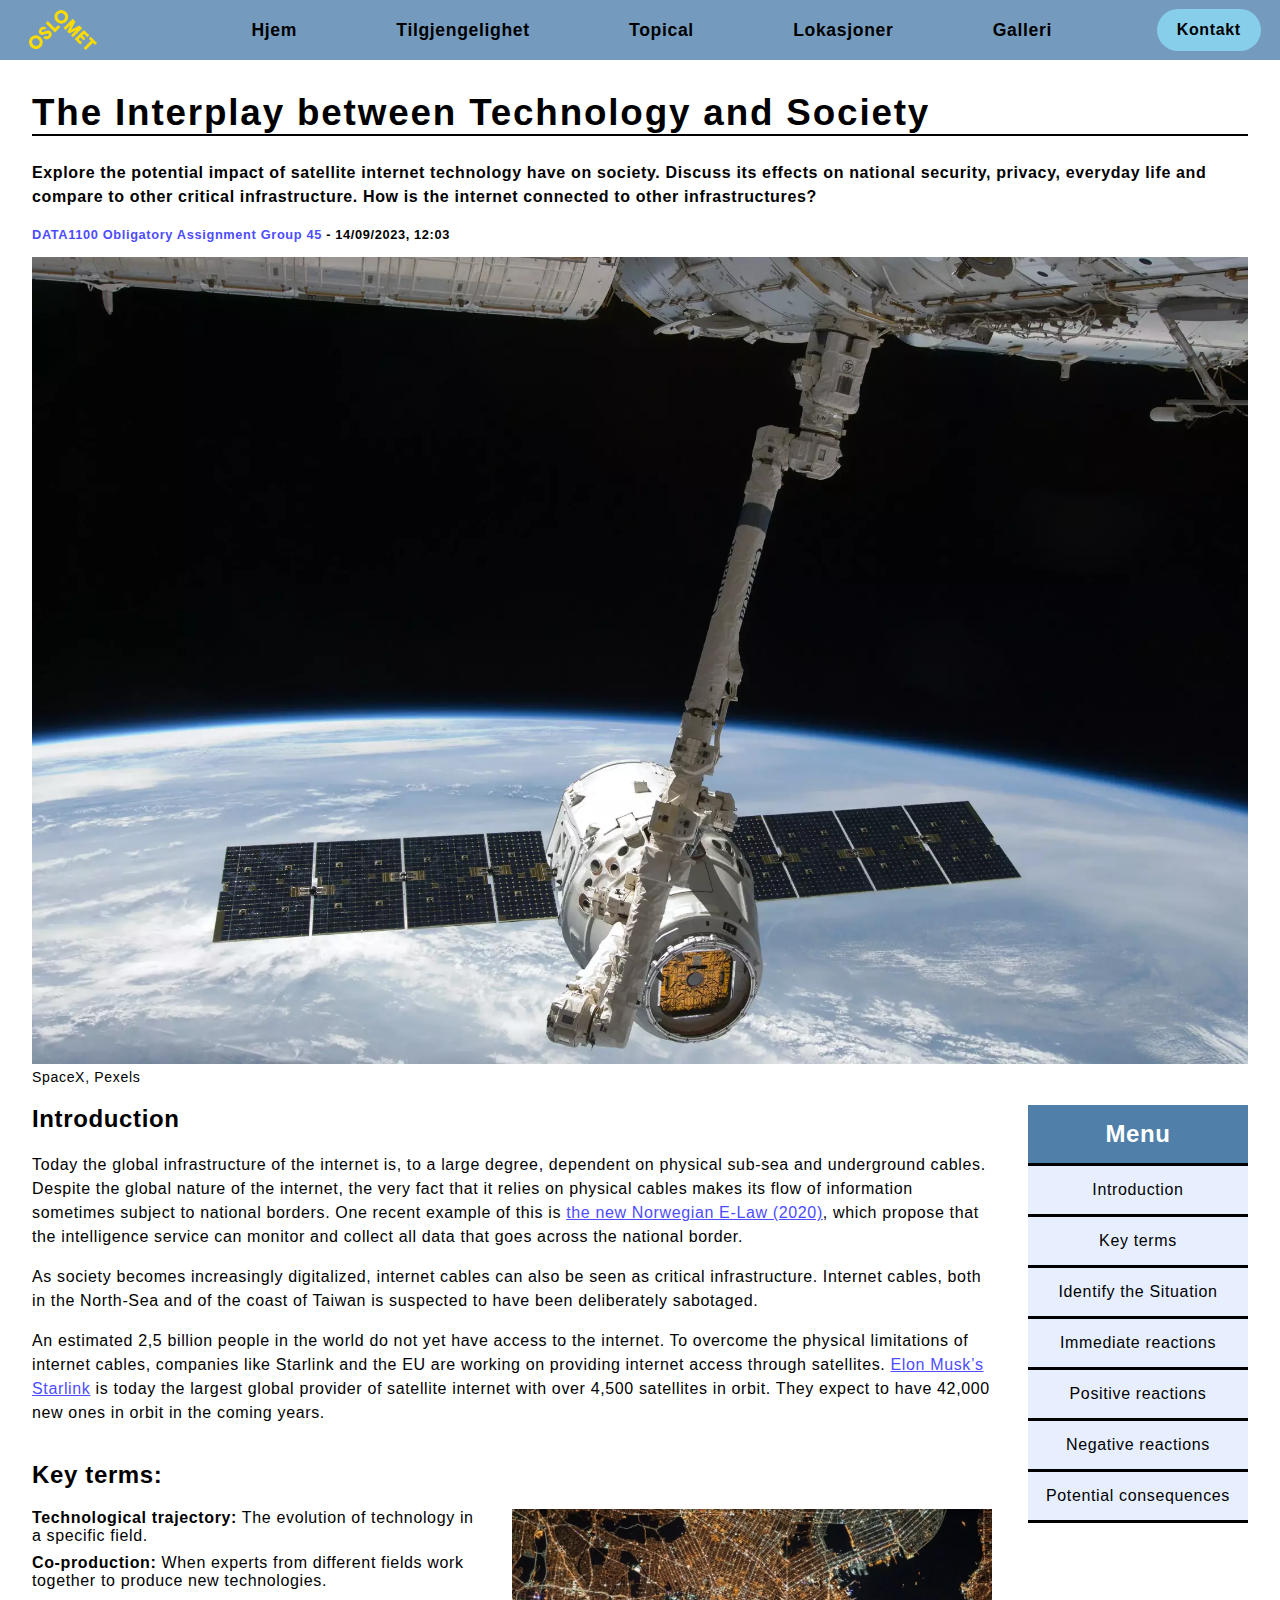
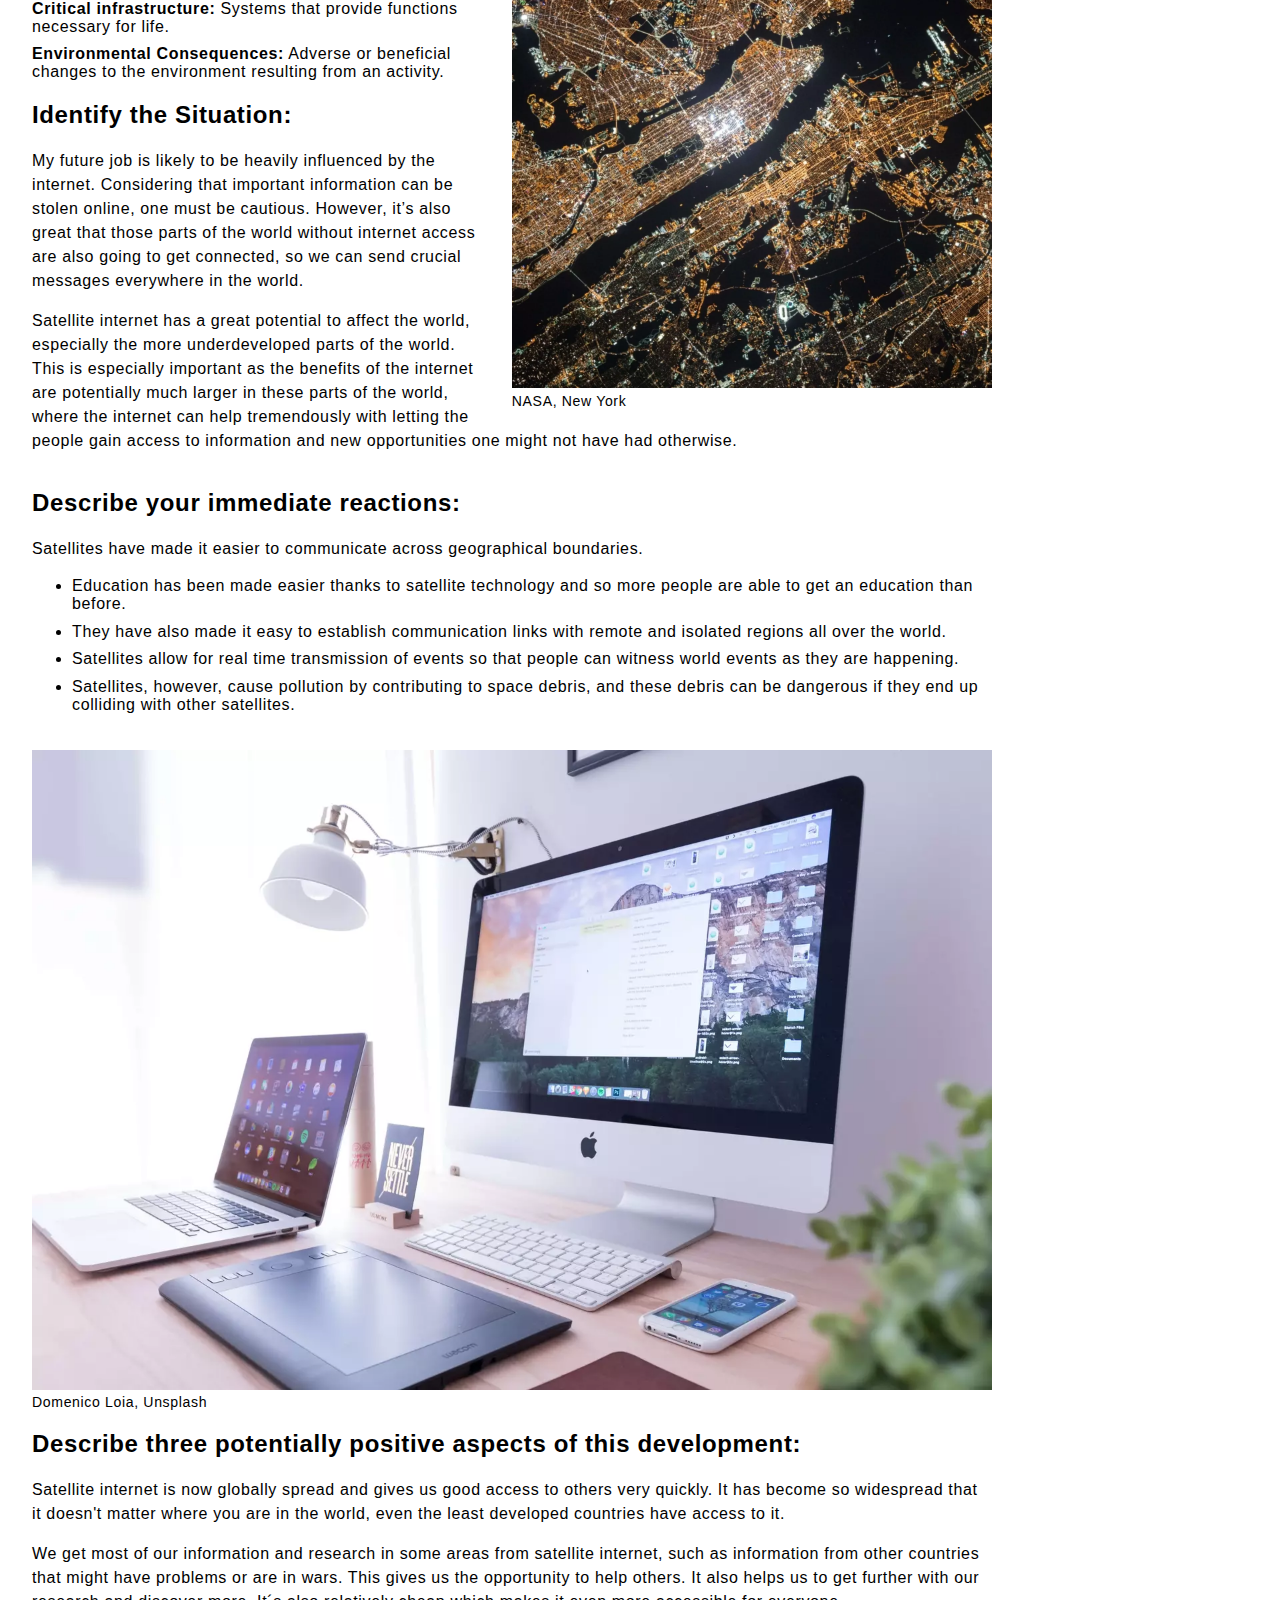
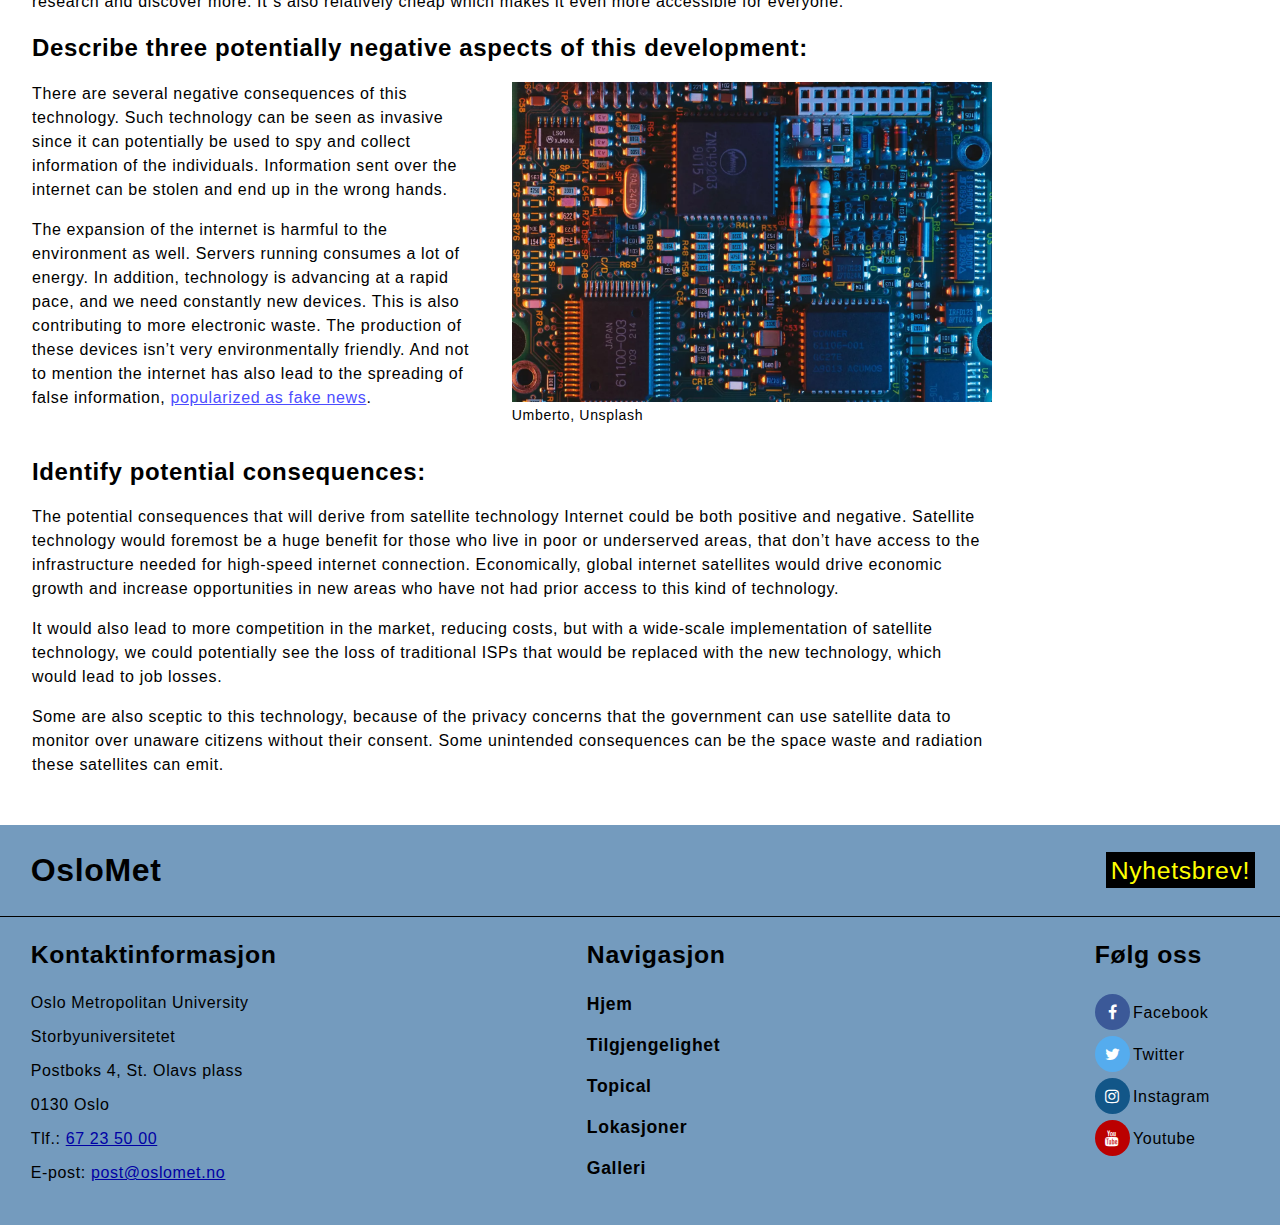
<file: topical.html>
<!-- DATA1200 Home Exam 2023 -->

<!DOCTYPE html>
<html lang="no">
<head>
    <meta charset="UTF-8">
    <!-- Sørger for at initial skalering og zoom er riktig på forskjellige devices -->
    <meta name="viewport" content="width=device-width, initial-scale=1.0">
    <link rel="stylesheet" href="css/main.css">
    <!-- Linker til favicon !-->
    <link rel="icon" type="image/x-icon" href="images/universitet.png">
    <!-- Ikon bibliotek brukt i footer -->
    <link rel="stylesheet" href="https://cdnjs.cloudflare.com/ajax/libs/font-awesome/4.7.0/css/font-awesome.min.css">
    <title>Topical</title>
    <meta name="description" content="´Samspillet mellom teknologi og samfunn. Artikkel av OsloMet studenter.">
</head>

<body>
<header>
    <!-- Navigasjonsbar med logo og hamburgermeny -->
    <!-- Diverse kilder brukt og kombinert, for å få det til å fungere slik vi ville ha det -->
    <nav>

        <!-- Input checkbox for hamburger toggle (label), aria-label for screen readers -->
        <input id="hamburger-toggle" type="checkbox" aria-label="Åpne navigasjonsmeny">

        <div class="logo-hamburger-wrapper">

            <!-- Logo på navbar, tabindex for at den skal velges i riktig rekkefølge (venstre mot høyre) -->
            <a href="index.html" title="Tilbake til forsiden" tabindex="1">
                <img id="nav-logo" src="images/logo-oslomet-gul.svg" alt="OsloMet sin logo" width="68" height="40">
            </a>

            <!-- Label for input checkbox og hamburger meny ikon -->
            <label class="hamburger-toggle-container" for="hamburger-toggle">
                <span class="hamburger-icon"></span>
            </label>
        </div>

        <!-- Navigasjons meny side lenker -->
        <ul class="menu">
            <li><a href="index.html">Hjem</a></li>
            <li><a href="accessibility.html">Tilgjengelighet</a></li>
            <li><a href="topical.html">Topical</a></li>
            <li><a href="locations.html">Lokasjoner</a></li>
            <li><a href="gallery.html">Galleri</a></li>
        </ul>

        <!-- Kontakt knapp på navigasjonsbar -->
        <a class="contact-button" href="index.html#contact-form-flex">Kontakt</a>
    </nav>
</header>

<!-- Grids for å style nettsiden, slik at det blir lettere og enklere å designe nettsiden slik vi vil ha det -->
<main>
    <article class="topical-grid" lang="en">

        <!-- Overskrifts del med overskrift, ingress, forfatter og et bilde -->
        <div class="headline">
            <h1>The Interplay between Technology and Society</h1>
            <p>Explore the potential impact of satellite internet technology have on society. Discuss its effects on
                national security, privacy, everyday life and compare to other critical infrastructure. How is the
                internet connected to other infrastructures?</p>
            <p class="author-text"><span id="author">DATA1100 Obligatory Assignment Group 45</span> - 14/09/2023, 12:03</p>

            <figure>
                <picture lang="no">
                    <!-- Bilde blir valgt av device ut i fra hvilken oppløsning som passer best med size. "w" er bredden
                    på det bildet. Type forteller device at bildene er webp format-->
                    <source srcset="images/spacex/spacex-very-small.webp 600w,
                                    images/spacex/spacex-small.webp 1072w,
                                    images/spacex/spacex-medium.webp 2144w,
                                    images/spacex/spacex-large.webp 4288w"
                            sizes= "(min-width: 1460) 1300px,
                                    (max-width: 1459) 93vw"
                            type="image/webp">

                    <!-- Backup bilde tilfelle device ikke støtter <picture> eller webp, i tillegg til alt tekst informasjon -->
                    <img src="images/spacex/spacex-large.jpg"
                         alt="En satelitt i verdensrommet med jorden som belyser bakgrunnen"
                         height="2848" width="4288">
                </picture>
                <!-- Bilde Fra: -->
                <figcaption>SpaceX, Pexels</figcaption>
            </figure>
        </div>

        <!-- Navigation baren som skal gjøre det lettere for brukere å navigere artikkelen -->
        <!-- Bruker id og hyperlinks for å linke til de ulikene delene av artikkelen -->
        <aside class="sidenav">
            <h2>Menu</h2>
            <ul>
                <li><a href="#introduction">Introduction</a></li>
                <li><a href="#key-terms">Key terms</a></li>
                <li><a href="#identify">Identify the Situation</a></li>
                <li><a href="#immediate-reactions">Immediate reactions</a></li>
                <li><a href="#positive-aspects">Positive reactions</a></li>
                <li><a href="#negative-aspects">Negative reactions</a></li>
                <li><a href="#consequences">Potential consequences</a></li>
            </ul>
        </aside>

        <!-- Hoveddelen i seksjoner for styling med grid og float bilder-->
        <div class="main-bar">
            <h2 id="introduction">Introduction</h2>
            <p>Today the global infrastructure of the internet is, to a large degree, dependent on physical sub-sea and
                underground cables. Despite the global nature of the internet, the very fact that it relies on physical
                cables makes its flow of information sometimes subject to national borders. One recent example of this is
                 <a href="https://www.regjeringen.no/no/dokumenter/prop.-80-l-20192020/id2698600/">the new Norwegian E-Law (2020)</a>,
                which propose that the intelligence service can monitor and collect all data that goes across the national border.</p>

            <p> As society becomes increasingly digitalized, internet cables can also be seen as critical infrastructure.
                Internet cables, both in the North-Sea and of the coast of Taiwan is suspected to have been deliberately
                sabotaged.</p>

            <p>An estimated 2,5 billion people in the world do not yet have access to the internet. To overcome the
                physical limitations of internet cables, companies like Starlink and the EU are working on providing internet
                access through satellites. <a href="https://en.wikipedia.org/wiki/Starlink">Elon Musk’s Starlink</a>
                is today the largest global provider of satellite internet with over 4,500 satellites in orbit. They expect
                to have 42,000 new ones in orbit in the coming years.</p>
        </div>

        <div class="main-bar">
            <h2 id="key-terms">Key terms:</h2>
            <figure class="topical-img-with-text">
                <picture lang="no">

                    <!-- Bilde blir valgt av device ut i fra hvilken oppløsning som passer best med size. "w" er bredden
                    på det bildet. Type forteller device at bildene er webp format-->
                    <!-- Bruk av media sikrer at bildene beholder sine opprinnelige dimensjoner i mobile view -->
                    <source srcset="images/nasa/nasa-small-mobile-view.webp 600w,
                                    images/nasa/nasa-mobile-view.webp 900w"
                            sizes="(max-width: 760px) 90vw"
                            type="image/webp"
                            media="(max-width: 760px)">

                    <source srcset="images/nasa/nasa-small.webp 600w,
                                    images/nasa/nasa-medium.webp 900w,
                                    images/nasa/nasa-large.webp 1440w"
                            sizes="(max-width: 900px) 48vw,
                                   (min-width: 901) 39vw"
                            type="image/webp">

                    <!-- Backup bilde tilfelle device ikke støtter <picture> eller webp, i tillegg til alt tekst informasjon -->
                    <img src="images/nasa/nasa.jpg"
                         alt="New York sett ovenifra på kvelden, der gatebelysning dominerer landskapet"
                         height="1394" width="1394">
                </picture>
                <!-- Bilde Fra: -->
                <figcaption>NASA, New York</figcaption>
            </figure>

            <ul class="list-style-none">
                <li><strong>Technological trajectory:</strong> The evolution of technology in a specific field.</li>
                <li><strong>Co-production:</strong> When experts from different fields work together to produce new
                    technologies.</li>
                <li><strong>Critical infrastructure:</strong> Systems that provide functions necessary for life.</li>
                <li><strong>Environmental Consequences:</strong> Adverse or beneficial changes to the environment
                    resulting from an activity.</li>
            </ul>

            <h2 id="identify">Identify the Situation:</h2>
            <p>My future job is likely to be heavily influenced by the internet. Considering that important information
                can be stolen online, one must be cautious. However, it’s also great that those parts of the world without
                internet access are also going to get connected, so we can send crucial messages everywhere in the world.
            </p>
            <p>Satellite internet has a great potential to affect the world, especially the more underdeveloped parts of the world.
                This is especially important as the benefits of the internet are potentially much larger in these parts of the
                world, where the internet can help tremendously with letting the people gain access to information and new
                opportunities one might not have had otherwise. </p>
        </div>

        <div class="main-bar">
            <h2 id="immediate-reactions">Describe your immediate reactions:</h2>
            <p>Satellites have made it easier to communicate across geographical boundaries.</p>
            <ul>
                <li>Education has been made easier thanks to satellite technology and so more people are able to get an
                    education than before.</li>
                <li>They have also made it easy to establish communication links with remote and isolated regions all
                    over the world.</li>
                <li>Satellites allow for real time transmission of events so that people can witness world events as
                    they are happening.</li>
                <li>Satellites, however, cause pollution by contributing to space debris, and these debris can be
                    dangerous if they end up colliding with other satellites.</li>
            </ul>

            <figure class="topical-img">
                <picture lang="no">

                    <!-- Bilde blir valgt av device ut i fra hvilken oppløsning som passer med size best. "w" er bredden
                    på det bildet. Type forteller device at bildene er webp format-->
                    <!-- Bildene beholder sine opprinnelige dimensjoner i mobile view -->
                    <source srcset="images/imac/imac-very-small.webp 600w,
                                    images/imac/imac-small.webp 900w,
                                    images/imac/imac-medium.webp 1440w,
                                    images/imac/imac-large.webp 2100w"
                            sizes="(max-width: 760px) 94vw,
                                   (min-width: 761) 76vw,
                                   (min-width: 1400px) 1300px"
                            type="image/webp">

                    <!-- Backup bilde tilfelle device ikke støtter <picture> eller webp, i tillegg til alt tekst informasjon -->
                    <img src="images/imac/imac.jpg"
                         alt="Flere ulike elektroniske enheter med en iMac i sentrum"
                         height="4000" width="6000">
                </picture>
                <!-- Bilde Fra: -->
                <figcaption>Domenico Loia, Unsplash</figcaption>
            </figure>
        </div>

        <div class="main-bar">
            <h2 id="positive-aspects">Describe three potentially positive aspects of this development:</h2>
            <p>Satellite internet is now globally spread and gives us good access to others very quickly. It has become
                so widespread that it doesn't matter where you are in the world, even the least developed countries have
                access to it.</p>
            <p>We get most of our information and research in some areas from satellite internet, such as information
                from other countries that might have problems or are in wars. This gives us the opportunity to help
                others. It also helps us to get further with our research and discover more. It´s also relatively cheap
                which makes it even more accessible for everyone.</p>

            <h2 id="negative-aspects">Describe three potentially negative aspects of this development:</h2>

            <figure class="topical-img-with-text">
                <picture lang="no">

                    <!-- Bilde blir valgt av device ut i fra hvilken oppløsning som passer best med size. "w" er bredden
                    på det bildet. Type forteller device at bildene er webp format-->
                    <!-- Bildene beholder sine opprinnelige dimensjoner i mobile view -->
                    <source srcset="images/circuit/circuit-very-small.webp 600w,
                                    images/circuit/circuit-small.webp 900w,
                                    images/circuit/circuit-medium.webp 1440w,
                                    images/circuit/circuit-large.webp 2100w"
                            sizes="(max-width: 760px) 94vw,
                                   (max-width: 900px) 42vw,
                                   (min-width: 901) 35vw,
                                   (min-width: 1400) 600px"
                            type="image/webp">

                    <!-- Backup bilde tilfelle device ikke støtter <picture> eller webp, i tillegg til alt tekst informasjon -->
                    <img src="images/circuit/circuit.jpg"
                         alt="En PCB, også kjent som en kretskort. Kretskort blir brukt til å koble sammen flere
                              elektroniske komponenter inni en maskin"
                         height="2597" width="3895">
                </picture>
                <!-- Bilde Fra: -->
                <figcaption>Umberto, Unsplash</figcaption>
            </figure>

            <p>There are several negative consequences of this technology. Such technology can be seen as invasive
                since it can potentially be used to spy and collect information of the individuals. Information sent
                over the internet can be stolen and end up in the wrong hands.</p>
            <p>The expansion of the internet is harmful to the environment as well. Servers running consumes a lot of
                energy. In addition, technology is advancing at a rapid pace, and we need
                constantly new devices. This is also contributing to more electronic waste. The production of these
                devices isn’t very environmentally friendly. And not to mention the internet has also lead to the
                spreading of false information,
                <a href="https://researchguides.uoregon.edu/fakenews/issues/defining">popularized as fake news</a>.</p>
        </div>

        <div class="main-bar">
            <h2 id="consequences">Identify potential consequences:</h2>
            <p>The potential consequences that will derive from satellite technology Internet could be both positive and
                negative. Satellite technology would foremost be a huge benefit for those who live in poor or underserved areas,
                that don’t have access to the infrastructure needed for high-speed internet connection. Economically, global
                internet satellites would drive economic growth and increase opportunities in new areas who have not had
                prior access to this kind of technology.</p>
            <p>It would also lead to more competition in the market, reducing costs, but with a wide-scale
                implementation of satellite technology, we could potentially see the loss of traditional ISPs that would
                be replaced with the new technology, which would lead to job losses.</p>
            <p>Some are also sceptic to this technology, because of the privacy concerns that the government can use
                satellite data to monitor over unaware citizens without their consent. Some unintended consequences can
                be the space waste and radiation these satellites can emit.</p>
        </div>
    </article>
</main>

<footer>
    <!-- Grid kode tatt fra: https://www.w3schools.com/css/css_grid.asp -->
    <!-- Header Overskrift -->
    <section class="footer-grid-objects footer-header">
        <h2>OsloMet</h2>
    </section>

    <!-- Newsletter knapp -->
    <section class="newsletter-button">
        <a href="https://www.oslomet.no/nyhetsbrev" class="button">Nyhetsbrev! </a>
    </section>

    <!--Linje på tvers av footer, styling-->
    <div class="border-bottom"></div>

    <!-- Kontakt informasjon til OsloMet -->
    <section class="footer-grid-objects contact-information">
        <h3>Kontaktinformasjon</h3>
        <ul>
            <li>Oslo Metropolitan University</li>
            <li>Storbyuniversitetet</li>
            <li>Postboks 4, St. Olavs plass</li>
            <li>0130 Oslo</li>
            <li>Tlf.: <a href="tel:67235000">67 23 50 00</a></li>
            <li>E-post: <a href="mailto:post@oslomet.no">post@oslomet.no</a></li>
        </ul>
    </section>

    <!-- Lenker til de andre sidene på nettsiden vår -->
    <section class="footer-grid-objects site-links">
        <h3>Navigasjon</h3>
        <ul>
            <li><a href="index.html">Hjem</a></li>
            <li><a href="accessibility.html">Tilgjengelighet</a></li>
            <li><a href="topical.html">Topical</a></li>
            <li><a href="locations.html">Lokasjoner</a></li>
            <li><a href="gallery.html">Galleri</a></li>
        </ul>
    </section>

    <!-- Sosiale medie lenker -->
    <section class="footer-grid-objects social-media-links">
        <h3>Følg oss</h3>
        <ul>
            <li> <a href="https://www.facebook.com/oslomet/"><div class="fa fa-facebook"></div>Facebook</a></li>
            <li><a href="https://twitter.com/oslomet"><div class="fa fa-twitter"></div>Twitter</a></li>
            <li><a href="https://www.instagram.com/oslomet/?hl=nb"><div class="fa fa-instagram"></div>Instagram</a></li>
            <li><a href="https://www.youtube.com/@OsloMetFilm"><div class="fa fa-youtube"></div>Youtube</a></li>
        </ul>
    </section>
</footer>
</body>
</html>
</file>
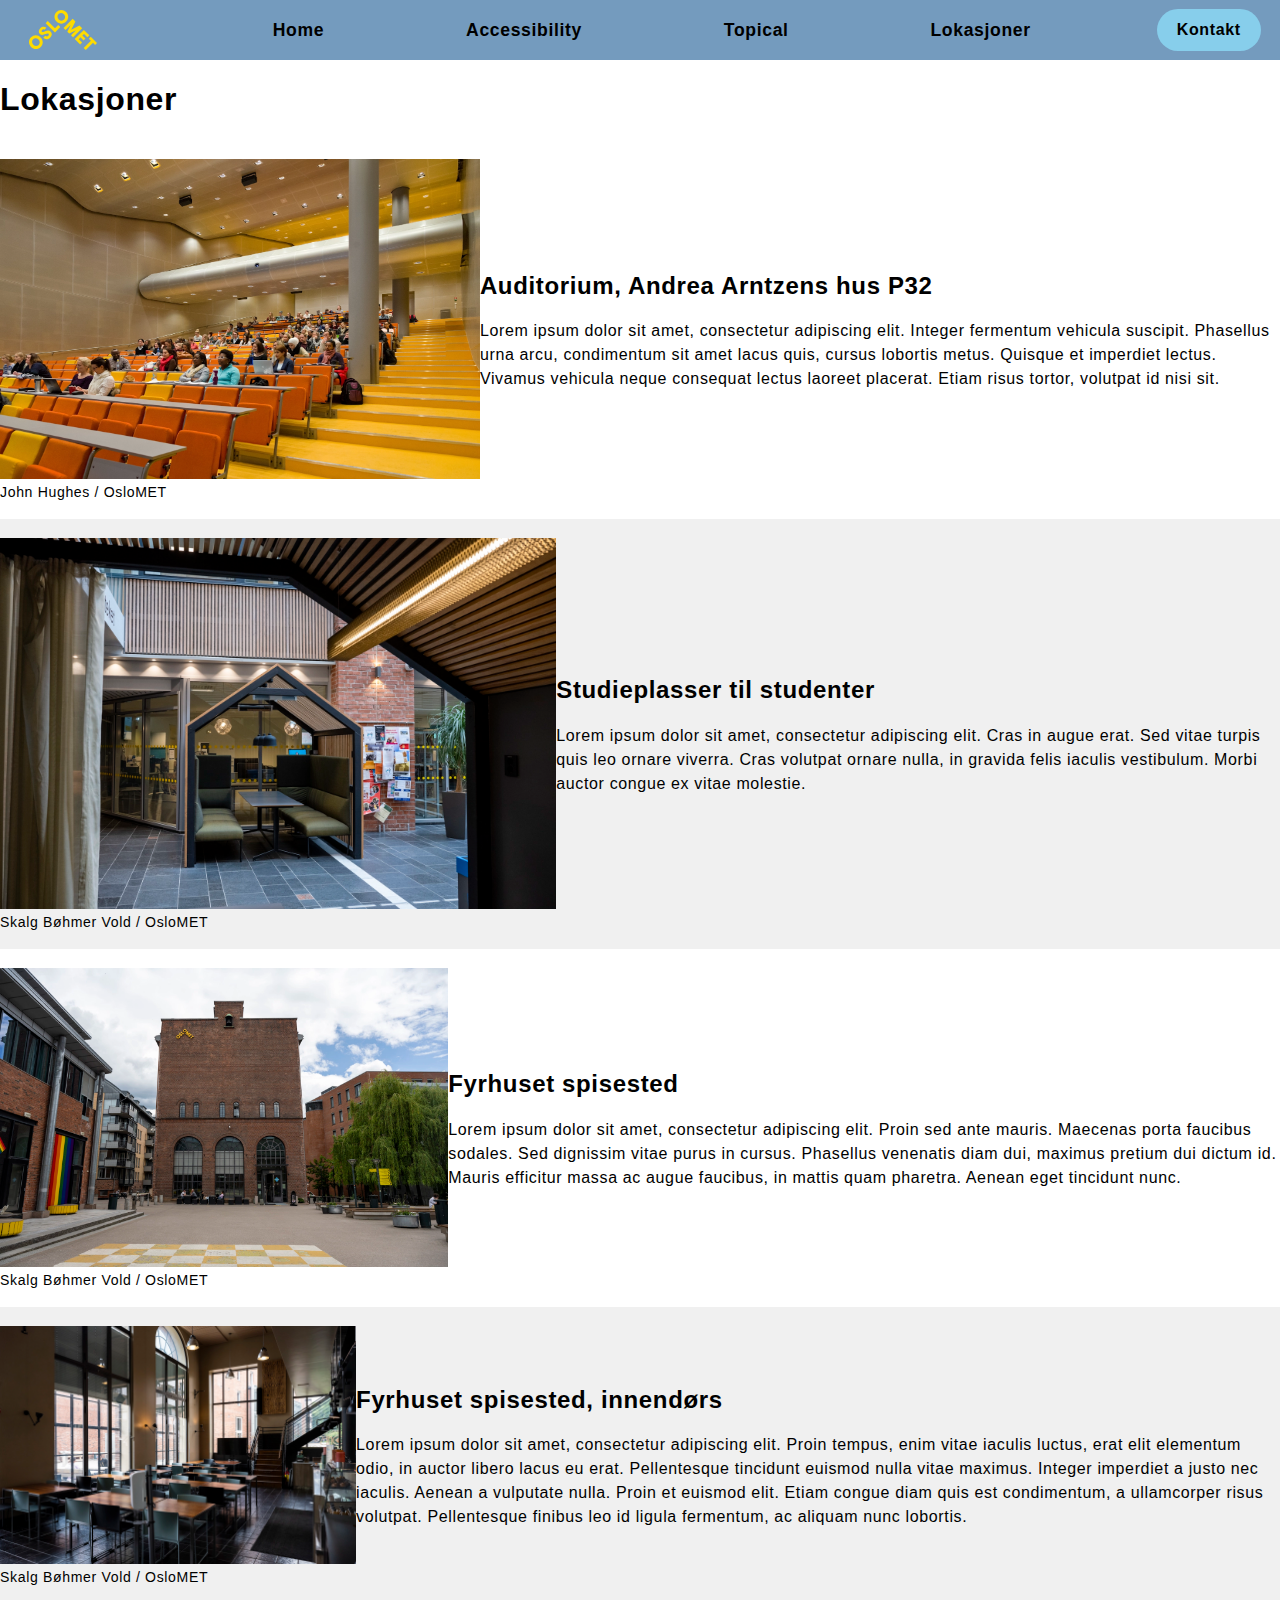
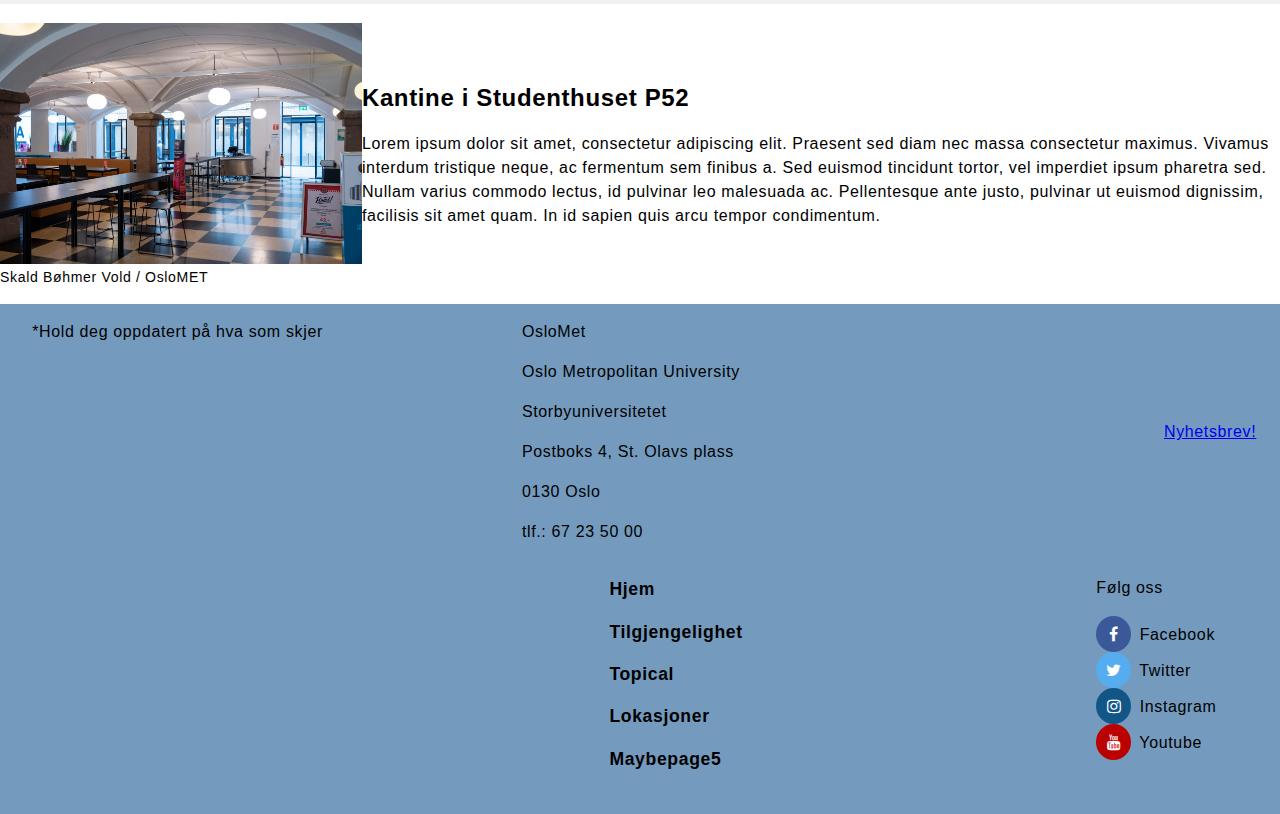
<file: html/locations.html>
<!-- DATA1200 Home Exam 2023 -->

<!DOCTYPE html>
<html lang="no">
<head>
    <meta charset="UTF-8">
    <!-- Sørger for at initial skalering og zoom er riktig på forskjellige devices -->
    <meta name="viewport" content="width=device-width, initial-scale=1.0">
    <link rel="stylesheet" href="../css/main.css">
    <!-- Linker til favicon !-->
    <link rel="icon" type="image/x-icon" href="../images/universitet.png">
    <!-- Ikon bibliotek brukt i footer -->
    <link rel="stylesheet" href="https://cdnjs.cloudflare.com/ajax/libs/font-awesome/4.7.0/css/font-awesome.min.css">
    <title>Locations</title>
    <meta name="description" content="XXXXXXXXX">
</head>

<body>
<header>
    <nav class="navbar">
        <div class="logo-hamburger-wrapper">
            <a href="../index.html" title="Tilbake til forsiden"><img id="nav-logo" src="../images/logo-oslomet-gul.svg"
                                                                      alt="OsloMet sin logo" width="67.56" height="40"></a>
            <label class="hamburger-toggle-container" for="hamburger-toggle">
                <span class="hamburger-icon"></span>
            </label>
        </div>

        <!-- definer en input id for hamburger element som vi skal bruke på tablet & mobil- versjoner. -->
        <input id="hamburger-toggle" type="checkbox" aria-label="Åpne navigasjonsmeny"/>

        <!-- definer en ul class for lenkene i navigasjonsmenyen og linker dem til .html filene i prosjektet -->
        <ul class="menu">
            <li><a href="../index.html">Home</a></li>
            <li><a href="accessibility.html">Accessibility</a></li>
            <li><a href="topical.html">Topical</a></li>
            <li><a href="locations.html">Lokasjoner</a></li>
            <!-- <li><a href="maybepage5.html">Maybepage5</a></li> -->
        </ul>

        <a class="contact-button" href="maybepage5.html">Kontakt</a>
    </nav>
</header>

<main class='location-main-flex'>
    <h1>Lokasjoner</h1>

    <!-- Semantic element som betyr at det er et friståenede del av siden,
         og ikke ikke har en annen sematic element som passer den bedre -->
    <section class="location-flex">

        <!-- <figure> er et semantic element som ment får spesifisere et selvstending enhet med ett bilde/figur og en
             bildetekst -->
        <figure class="location-img">
            <picture>

                <!-- Bilde blir valgt av device ut i fra hvilken oppløsning som passer best. "w" er bredden
                     på det bildet. Type forteller device at bildene er webp format-->
                <source srcset="../images/auditorium-p32/auditorium-p32-john-hughes-small.webp 900w,
                                ../images/auditorium-p32/auditorium-p32-john-hughes-medium.webp 1350w,
                                ../images/auditorium-p32/auditorium-p32-john-hughes-large.webp 2100w"
                        type="image/webp">

                <!-- Backup bilde tilfelle device ikke støtter <picture> eller webp, i tilleg til alt tekst informasjon -->
                <img src="../images/auditorium-p32/auditorium-p32-john-hughes-large.jpg"
                     alt="stort auditorium med to etasjer som har gult gulv og oranskje og gule seter.
                          vegger å tak er av metall og taket er bølgete"
                     width="2100" height ="1402">
            </picture>

            <!-- Semantic element for å spesifisere bildetekst til <figure> elementet det er en del av -->
            <figcaption class="img-text">John Hughes / OsloMET</figcaption>
        </figure>

        <div class="location-text">
            <h2>Auditorium, Andrea Arntzens hus P32</h2>
            <p>Lorem ipsum dolor sit amet, consectetur adipiscing elit. Integer fermentum vehicula suscipit. Phasellus
                urna arcu, condimentum sit amet lacus quis, cursus lobortis metus. Quisque et imperdiet lectus. Vivamus
                vehicula neque consequat lectus laoreet placerat. Etiam risus tortor, volutpat id nisi sit.</p>
        </div>
    </section>

    <!-- Semantic element som betyr at det er et friståenede del av siden,
         og ikke ikke har en annen sematic element som passer den bedre -->
    <section class="location-flex">

        <!-- Semantic element som betyr at det er et selvstending innhold med ett bilde/figur
             og dens tilhørende bildetekst -->
        <figure class="location-img">
            <picture>

                <!-- Bilde blir valgt av device ut i fra hvilken oppløsning som passer best. "w" er bredden
                     på det bildet. Type forteller device at bildene er webp format-->
                <source srcset="../images/studieplasser/studieplasser-skjalg-bøhmer-vold-small.webp 900w,
                                ../images/studieplasser/studieplasser-skjalg-bøhmer-vold-medium.webp 1440w,
                                ../images/studieplasser/studieplasser-skjalg-bøhmer-vold-large.webp 2100w"
                        type="image/webp">

                <!-- Backup bilde tilfelle device ikke støtter <picture> eller webp, i tilleg til alt tekst informasjon -->
                <img src="../images/studieplasser/studieplasser-skjalg-bøhmer-vold-large.jpg"
                     alt="lite innendørs minihus med trespiler og en åpen vegg. innni er det bord og noen benker
                          med puter, der man kan sitte å studere i grupper"
                     width="2100" height ="1400">
            </picture>

            <!-- Semantic element for å spesifisere bildetekst til <figure> elementet det er en del av -->
            <figcaption class="img-text">Skalg Bøhmer Vold / OsloMET</figcaption>
        </figure>

        <div class="location-text">
            <h2>Studieplasser til studenter</h2>
            <p>Lorem ipsum dolor sit amet, consectetur adipiscing elit. Cras in augue erat. Sed vitae turpis quis leo
                ornare viverra. Cras volutpat ornare nulla, in gravida felis iaculis vestibulum. Morbi auctor congue ex
                vitae molestie.</p>
        </div>
    </section>

    <!-- Semantic element som betyr at det er et friståenede del av siden,
         og ikke ikke har en annen sematic element som passer den bedre -->
    <section class="location-flex">

        <!-- Semantic element som betyr at det er et selvstending innhold med ett bilde/figur
             og dens tilhørende bildetekst -->
        <figure class="location-img">
            <picture>

                <!-- Bilde blir valgt av device ut i fra hvilken oppløsning som passer best. "w" er bredden
                     på det bildet. Type forteller device at bildene er webp format-->
                <source srcset="../images/fyrhuset-utendørs/fyrhuset-utendørs-skjalg-bøhmer-vold-small.webp 900w,
                                ../images/fyrhuset-utendørs/fyrhuset-utendørs-skjalg-bøhmer-vold-medium.webp 1440w,
                                ../images/fyrhuset-utendørs/fyrhuset-utendørs-skjalg-bøhmer-vold-large.webp 2100w"
                        type="image/webp">

                <!-- Backup bilde tilfelle device ikke støtter <picture> eller webp, i tilleg til alt tekst informasjon -->
                <img src="../images/fyrhuset-utendørs/fyrhuset-utendørs-skjalg-bøhmer-vold-large.jpg"
                     alt="gammelt bygg av rød murstein med gamle høye viduer med buer øverst i første etasje,
                          og like, men mye mindre vinduer i andre etasje.  resten er uten vinduer.
                          bygget er plassert på en steinlagt plass"
                     width="2100" height ="1400">
            </picture>

            <!-- Semantic element for å spesifisere bildetekst til <figure> elementet det er en del av -->
            <figcaption>Skalg Bøhmer Vold / OsloMET</figcaption>
        </figure>

        <div class="location-text">
            <h2>Fyrhuset spisested</h2>
            <p>Lorem ipsum dolor sit amet, consectetur adipiscing elit. Proin sed ante mauris. Maecenas porta faucibus
                sodales. Sed dignissim vitae purus in cursus. Phasellus venenatis diam dui, maximus pretium dui dictum
                id. Mauris efficitur massa ac augue faucibus, in mattis quam pharetra. Aenean eget tincidunt nunc.</p>
        </div>
    </section>

    <!-- Semantic element som betyr at det er et friståenede del av siden,
         og ikke ikke har en annen sematic element som passer den bedre -->
    <section class="location-flex">

        <!-- Semantic element som betyr at det er et selvstending innhold med ett bilde/figur
             og dens tilhørende bildetekst -->
        <figure class="location-img">
            <picture>

                <!-- Bilde blir valgt av device ut i fra hvilken oppløsning som passer best. "w" er bredden
                     på det bildet. Type forteller device at bildene er webp format-->
                <source srcset="../images/fyrhuset-innendørs/fyrhuset-innendørs-skjalg-bøhmer-vold-small.webp 900w,
                                ../images/fyrhuset-innendørs/fyrhuset-innendørs-skjalg-bøhmer-vold-medium.webp 1440w,
                                ../images/fyrhuset-innendørs/fyrhuset-innendørs-skjalg-bøhmer-vold-large.webp 2100w"
                        type="image/webp">

                <!-- Backup bilde tilfelle device ikke støtter <picture> eller webp, i tilleg til alt tekst informasjon -->
                <img src="../images/fyrhuset-innendørs/fyrhuset-innendørs-skjalg-bøhmer-vold-large.jpg"
                     alt="koselig spisested med høye gamle vinduer med buet topp, svarte fliser på gulvet,
                          og bord med treplater"
                     width="2100" height ="1400">
            </picture>

            <!-- Semantic element for å spesifisere bildetekst til <figure> elementet det er en del av -->
            <figcaption class="img-text">Skalg Bøhmer Vold / OsloMET</figcaption>
        </figure>

        <div class="location-text">
            <h2>Fyrhuset spisested, innendørs</h2>
            <p>Lorem ipsum dolor sit amet, consectetur adipiscing elit. Proin tempus, enim vitae iaculis luctus, erat
                elit elementum odio, in auctor libero lacus eu erat. Pellentesque tincidunt euismod nulla vitae maximus.
                Integer imperdiet a justo nec iaculis. Aenean a vulputate nulla. Proin et euismod elit. Etiam congue
                diam quis est condimentum, a ullamcorper risus volutpat. Pellentesque finibus leo id ligula fermentum,
                ac aliquam nunc lobortis.</p>
        </div>

    </section>

    <!-- Semantic element som betyr at det er et friståenede del av siden,
         og ikke ikke har en annen sematic element som passer den bedre -->
    <section class="location-flex">

        <!-- Semantic element som betyr at det er et selvstending innhold med ett bilde/figur
             og dens tilhørende bildetekst -->
        <figure class="location-img">
            <picture>

                <!-- Bilde blir valgt av device ut i fra hvilken oppløsning som passer best. "w" er bredden
                     på det bildet. Type forteller device at bildene er webp format-->
                <source srcset="../images/kantine-p52/kantine-p52-skjalg-bøhmer-vold-small.webp 900w,
                                ../images/kantine-p52/kantine-p52-skjalg-bøhmer-vold-medium.webp 1440w,
                                ../images/kantine-p52/kantine-p52-skjalg-bøhmer-vold-large.webp 2100w"
                        type="image/webp">

                <!-- Backup bilde tilfelle device ikke støtter <picture> eller webp, i tilleg til alt tekst informasjon -->
                <img src="../images/kantine-p52/kantine-p52-skjalg-bøhmer-vold-large.jpg"
                     alt="koselig rom med bra lyes og søyler av stein. taket er bugd opp av hvite buer med
                            lamper formet som kuler. det er også border og stoler på det svart/beige rutete gulvet"
                     width="2100" height ="1400">
            </picture>

            <!-- Semantic element for å spesifisere bildetekst til <figure> elementet det er en del av -->
            <figcaption>Skald Bøhmer Vold / OsloMET</figcaption>
        </figure>

        <div class="location-text">
            <h2>Kantine i Studenthuset P52</h2>
            <p>Lorem ipsum dolor sit amet, consectetur adipiscing elit. Praesent sed diam nec massa consectetur maximus.
                Vivamus interdum tristique neque, ac fermentum sem finibus a. Sed euismod tincidunt tortor, vel
                imperdiet ipsum pharetra sed. Nullam varius commodo lectus, id pulvinar leo malesuada ac. Pellentesque
                ante justo, pulvinar ut euismod dignissim, facilisis sit amet quam. In id sapien quis arcu tempor
                condimentum.</p>
        </div>
    </section>

</main>

<footer>
    <!-- Grid kode tatt fra: https://www.w3schools.com/css/css_grid.asp-->

    <!-- nyhetsbrev tekst, markert med * ettersom teksten og knappen er midlertidig. -->
    <section class="footer-grid-objects newletter">
        <p>*Hold deg oppdatert på hva som skjer</p>
    </section>

    <section class="newsletter-button">
        <a href="https://www.oslomet.no/nyhetsbrev" class="knapp">Nyhetsbrev! </a>
    </section>
    <!-- Kontakt informasjon til OsloMet -->
    <section class="footer-grid-objects contactsinformation">
        <p>OsloMet</p>
        <p>Oslo Metropolitan University</p>
        <p>Storbyuniversitetet</p>
        <p>Postboks 4, St. Olavs plass</p>
        <p>0130 Oslo</p>
        <p>tlf.: 67 23 50 00</p>
    </section>

    <!-- Lenker til de andre sidene på nettsiden vår-->
    <section class="footer-grid-objects site-links">
        <p><a href="../index.html"><b>Hjem</b></a></p>
        <p><a href="accessibility.html"><b>Tilgjengelighet</b></a></p>
        <p><a href="topical.html"><b>Topical</b></a></p>
        <p><a href="locations.html"><b>Lokasjoner</b></a></p>
        <p><a href="maybepage5.html"><b>Maybepage5</b></a></p>
    </section>

    <!-- sosiale medie lenker -->
    <section class="footer-grid-objects social-media-links">
        <p>Følg oss</p>
        <div class="ikoner">
            <a href="https://www.facebook.com/oslomet/">
                <div class="fa fa-facebook"></div>
                Facebook </a>
            <a href="https://twitter.com/oslomet">
                <div class="fa fa-twitter"></div>
                Twitter</a>
            <a href="https://www.instagram.com/oslomet/?hl=nb">
                <div class="fa fa-instagram"></div>
                Instagram</a>
            <a href="https://www.youtube.com/@OsloMetFilm">
                <div class="fa fa-youtube"></div>
                Youtube</a>
        </div>
    </section>

</footer>
</body>
</html>
</file>
<file: css/main.css>
/* DATA1200 Home Exam 2023 */

/*CSS rekkefølge, markert med || for å søke(Fra Mozilla)
  - Diverse/Felles alle sider
  - Header/Navbar
  - Felles forside/acessability/location page
  - Forisde
  - Location page
  - Topical page
  - Gallery (Bonus page)
  - Footer */

/* || DIVERSE/FELLES */

/* Custom property om farger som kan gjenbrukes flere steder, enklere å endre senere og gjøre darkmode */
/* Inspirert av Tengel presentasjon, eksempel nettside i faget og Mozilla web docs */
:root {
    /* Generelle farger: */
    --main-color: #749bbe;
    --main-background-color: white;
    --secondary-background-color: #f0f0f0;
    --main-font-color: black;
    --body-link-color: #4D4DFF;
    --body-link-color-visited: #551A8B;
    /* For topical siden */
    --topical-sidenav-h2-background-color: #5080A9;
    --topical-sidenav-link-background-color: #e7efff;
}

/* Darkmode som blir aktivert når device er satt til darkmode */
/* Inspirert av Tengel presentasjon og eksempel nettside i faget */
@media only screen and (prefers-color-scheme: dark) {
    :root {
        /* Generelle farger: */
        --main-background-color: #212121;
        --secondary-background-color: #292929;
        --main-font-color: #eeeeee;
        --body-link-color: #58a6ff;
        --body-link-color-visited: #B661FF;
        /* For topical siden */
        --topical-sidenav-h2-background-color: #0A2F50;
        --topical-sidenav-link-background-color: #0C3B64;
    }
}

/* Scroller smooth når det scrolles via linker til andre steder på siden, gjelder alt */
html {
    scroll-behavior: smooth;
}

/* Generell bakgrunsfarrge, og font Font Verdana og letter spacing for accesibility */
body {
    background-color: var(--main-background-color);
    margin: 0;
    font-family: Verdana, sans-serif;
    letter-spacing: 0.04em;
}

/* Font farge tekst i main, men ikke eks. Navbar eller footer */
main {
    background-color: var(--main-background-color);
    color: var(--main-font-color);
}

/* Generell figure styling */
figure {
    margin: 0;
    padding: 0;
}

figcaption {
    margin-top: 0.05rem;
    font-size: 0.88rem;
}

/* Img fyller det elementet det er inni */
img {
    height: auto;
    width: 100%;
}

/* For accessibility, gjør tekst enklere å lese */
p {
    line-height: 1.5;
    font-size: 1rem;
}

/* HEADER */
/* NAV BAR */

/* Diverse kilder brukt og kombinert, for å få det til å fungere slik vi ville ha det */

/* Hoved flexboks navbar  fordeler conent utover bar */
nav {
    display: flex;
    flex-direction: row;
    align-items: center;
    justify-content: space-between;
    background-color: var(--main-color);
    padding-right: 1.5%;
    padding-left: 1.5%;
    max-height: 60px;
}

/* Flex for at nav linker list blir fordelt jevnt utover */
.menu {
    display: flex;
    flex-direction: row;
    list-style-type: none;
    justify-content: space-around;
    width: 100%;
    max-width: 900px;
}

/* Style lenkene i navbar */
.menu a {
    display: block;
    padding-top: 19px;
    padding-right: 0.7rem;
    padding-bottom: 19px;
    padding-left: 0.7rem;
    text-decoration: none;
    color: black;
    font-size: 1.1rem;
    font-weight: bold;
}

/* Lenker navbar bakgrunn mørere under hover */
.menu a:hover {
    backdrop-filter: brightness(75%);
}

/* Kontakt knapp i navbar styling */
.contact-button {
    background-color: skyblue;
    border-radius: 24px;
    padding-top: 12px;
    padding-right: 20px;
    padding-bottom: 12px;
    padding-left: 20px;
    text-decoration: none;
    color: black;
    font-weight: bold;
}

.contact-button:hover {
    filter: brightness(75%);
}

/* Secondær flexbox med logo/hamburger, slik at de blir fordelt på navbar separat fra linke liste */
.logo-hamburger-wrapper {
    display: flex;
    justify-content: space-between;
    max-height: 60px;
}

/* Nav Logo størrelse */
#nav-logo {
    height: 40px;
    width: auto;
    padding: 10px;
}

/* Hamburger meny vises ikke */
.hamburger-toggle-container {
    display: none;
}

/* Hamburger meny ikon.
   Ikon fra: https://icons8.com/icon/set/menu-close/fluency-systems-filled */
.hamburger-icon {
    display: block;
    background-image: url(../images/menu.svg);
    background-size: cover;
    height: 50px;
    width: 50px;
    margin:  5px;
}

/* Hamburger meny checkbox input normal skjult. Posisjonert der hamburgermeny er*/
#hamburger-toggle {
    display: none;
    cursor: pointer;
    position: absolute;
    top: 5px;
    right: 25px;
    height: 50px;
    width: 50px;
    margin: 0;
}

/* Outline rundt hamburgermeny når den er i fokus, for accessibility.
   Støtte for outline: auto er god, så det holder */
/* Inspirert av: https://unused-css.com/blog/css-only-hamburger-menu/ */
#hamburger-toggle:focus ~ .logo-hamburger-wrapper .hamburger-toggle-container{
    outline: auto;
}

/* Skjuler outline når den er i fokus via mus, slik at den bare er i fokus via tastur, på nettlesere som støtter det. */
/* Støtte for :focus-visible er bare siden 2022 på noen nettlesere, så sjekker om den støttes, før det gjøres,
   hvis ikke ville det aldri vært outline i de nettleserne. */
@supports selector(:focus-visible) {
    #hamburger-toggle:not(:focus-visible) ~ .logo-hamburger-wrapper .hamburger-toggle-container{
        outline: none;
    }
}

/* Sjuler linker på navbar og viser hamburger meny knapp når bredde er mindre enn 865px
   "only screen and" sjuler det for ikke skjermer og gamle enheter */
@media only screen and (max-width: 865px) {
    /* Meny blir vertikal istedenfor horisontal */
    nav {
        flex-direction: column;
        align-items: normal;
        max-height: none;
    }

    /* Navigasjons meny linker vises ikke */
    .menu {
        display: none;
        padding-left: 0;
    }

    /* Større tekst og avstand Linker når den er hamburger */
    .menu a{
        font-size: 1.5em;
        padding-top: 30px;
        padding-bottom: 30px;
    }

    /* Kontakt knappen blir skjult */
    .contact-button {
        display: none;
    }

    /* Hamburger meny blir synlig */
    .hamburger-toggle-container {
        display: block;
        cursor: pointer;
    }

    /* Hamburger checkbox er der men er usynelig, for at den skal være valgbar med tastatur/tab */
    #hamburger-toggle {
        display: block;
        opacity: 0;
    }

    /* Når checkbox er aktivert blir Navigasjons meny linker synlig*/
    #hamburger-toggle:checked ~ .menu {
        display: block;
    }

    /* Bytter ut hamburger ikon når menyen er åpen
       Ikon fra: https://icons8.com/icon/set/menu-close/fluency-systems-filled*/
    #hamburger-toggle:checked ~ .logo-hamburger-wrapper .hamburger-icon{
        background-image: url(../images/menu-close.svg);
    }
}

/* || FELLES FORSIDE/HJEMMEISDE, ACCESSIBILITY OG LOCATION*/

/* Normalt horisontal flexbox for flere bokser, som er sentrert
   Inneholder flex-child-XXX */
.homepage-flex,
.location-flex,
.accessibility-flex {
    display: flex;
    flex-direction: row;
    align-items: center;
    justify-content: center;
    padding-bottom: 1.5%;
    padding-top: 1.5%;
}

/* flex child, to av dem blir 1300px bredde tilsammen
   border-box inkluderer padding*/
.flex-child-img,
.flex-child-text {
    flex-basis: 50%;
    box-sizing: border-box;
    max-width: 650px;
    padding-left: 2.5%;
    padding-right: 2.5%;
}

/* Flex child som blir 1300px alene */
.flex-child-full-width {
    flex-basis: 100%;
    box-sizing: border-box;
    max-width: 1300px;
    padding-right: 2.5%;
    padding-left: 2.5%;
}

/* Mindre flex child, blir 1500px bred med 3 */
.flex-child-smaller-width {
    flex-basis: 100%;
    box-sizing: border-box;
    padding: 10px;
    max-width: 500px;
}

/* h1 da den er inni denne klassen, Location og Accessibility */
.flex-child-full-width h1 {
    width: 100%;
    font-size: 2.4rem;
    margin-bottom: 0.0em
}
/* Første sibling, tittelen, location/accessability page har padding bottom 0 */
.accessibility-flex:first-child,
.location-flex:first-child {
    padding-bottom: 0;
}

/* Kompensere for bildetekst hvis det er en figure (har bildetekst) */
figure.flex-child-img,
figure.flex-child-smaller-width {
    position: relative;
    top: 0.66rem;
    margin-top: 0.5rem;
    margin-bottom: 0.5rem;
}

/* Gjør bakgrunnen på annenhver sibling element (child av parent element) til en annen farge
   (main secondary background color) anderledes på accessibility oglocation fordi h1 er alene */
/* https://developer.mozilla.org/en-US/docs/Web/CSS/:nth-child */
.homepage-flex:nth-child(odd),
.location-flex:nth-child(odd):not(:first-child),
.accessibility-flex:nth-child(odd):not(:first-child) {
    background-color: var(--secondary-background-color);
}

/* Endrer location og accessability flexbox til å være vertikal når viewport mindre enn 760px (Mobil)
   "only screen and" sjuler det for ikke skjermer og gamle enheter */
/* :not(:Firstchild) fordi overskrift ikke oppfører seg riktig på de sidene*/
@media only screen and (max-width: 760px) {
    .homepage-flex,
    .location-flex:not(:first-child),
    .accessibility-flex:not(:first-child) {
        flex-direction: column;
    }

    .flex-child-img,
    .flex-child-text,
    .flex-child-smaller-width {
        max-width: none;
    }
}

/* || HJEMMESIDE/FORSIDE */

/* Hero section med dimmet cover bakgrunsbilde og sentrert headings på seg */
.hero-flex {
    display: flex;
    flex-direction: column;
    justify-content: center;
    height: 60vh;
    background-image: linear-gradient(to bottom,rgba(0, 0, 0, 0.5), rgba(0, 0, 0, 0.5)),
    url('../images/forsidebilde-arkitektur-p32/arkitektur-p32-skjalg-bøhmer-vold-large.webp');
    background-repeat: no-repeat;
    background-size: cover;
    background-position: center;
    padding-right: 3%;
    padding-left: 3%;
    text-align: center;
    color: white;
    text-shadow: 8px -4px 20px black;
}

/* h1 tittel i hero seksjon */
.hero-flex h1 {
    font-size: 3rem;
    font-weight: 900;
}

/* h2 tittel i hero section */
.hero-flex h2 {
    font-size: 2rem;
}

/* Tekst hero section større på store skjermer (over 1250px*/
@media only screen and (min-width: 1250px) {
    .hero-flex h1 {
        font-size: 4rem;
    }

    .hero-flex h2 {
        font-size: 2.5rem;
    }
}

/* Tekst og dimmet bilde hero section blir mindre når det er på mobil/små skjermen (mindre enn 620px) også mindre bilde */
@media only screen and (max-width:  620px) {
    .hero-flex{
        background-image: linear-gradient(to bottom,rgba(0, 0, 0, 0.5), rgba(0, 0, 0, 0.5)),
        url('../images/forsidebilde-arkitektur-p32/arkitektur-p32-skjalg-bøhmer-vold-square-medium.webp');
    }
    .hero-flex h1 {
        font-size: 2.5rem;
    }

    .hero-flex h2 {
        font-size: 1.6rem;
    }
}

/* H3 større enn H2 fordi det passer bedre med styling selv om h2 er hovedoverskrift, de sier nesten det samme*/
/* Styling av h2 i flex child på forside */
.homepage-flex h2 {
    font-size: 1.4rem;
    font-weight: 300;
    margin-bottom: 0.9rem;
}

/* Styling av h3 i flex child på forside */
.homepage-flex h3 {
    font-size: 2.1rem;
    font-weight: 700;
    margin-top: 0.9rem
}

/* Farger på linker body front page for mere accessibility */
.homepage-flex a {
    color: var(--body-link-color);
}

.homepage-flex a:visited {
    color: var(--body-link-color-visited);
}

 /* Sørger for at rekkefølgen på flex child er riktig på mobil.
    Fungerer ikke med samme som på location page på det layout vi har på homepage*/
@media only screen and (max-width: 760px) {
    .homepage-flex .flex-child-img {
        order: 1;
    }

    .homepage-flex .flex-child-text {
        order: 2;
    }
}

/* Kontaktskjema seksjon */

/*Flex for kontakt skjema*/
/* Kilde: https://developer.mozilla.org/en-US/docs/Web/HTML/Element/form
   https://www.w3schools.com/tags/tag_textarea.asp */
#contact-form-flex {
    display: flex;
    flex-direction: column;
    justify-content: center;
    align-items: center;
    padding-right: 2.5%;
    padding-bottom: 2.5%;
    padding-left: 2.5%;
}
/* tekst over kontaktskjema maks bredde 650px */
.contact-form-text {
    max-width: 650px;
    width: 100%;
}


.contact-form-text h2 {
    font-size: 1.9rem;
    font-weight: 700;
}

/* Kontakt skjemaet i seg, maks bredde 650px */
.contact-form-form {
    max-width: 650px;
    width: 100%;
}

/* Styling av form inputt fields */
form input {
    box-sizing: border-box;
    width: 100%;
    border-radius: 20px;
    padding: 15px;
    margin-top: 2%;
    margin-bottom: 2%;
}

/* Styling for inputs field av 'email, text, tel' type */
input[type=email],
input[type=text],
input[type=tel] {
    box-shadow: 0 0 10px 2px;
}

/* Høyde på meldingboks */
#message {
    height: 150px;
}

/* Styling for submit knapp */
input[type=submit] {
    font-weight: 600;
}

/* Styling for message box */
textarea {
    box-sizing: border-box;
    width: 100%;
    border-radius: 20px;
    padding: 15px;
    margin-top: 2%;
    margin-bottom: 2%;
    box-shadow: 0 0 10px 2px;
}

/* || LOCATION PAGE*/

/* Location page: Bytter om på rekkefølgen på annenhver sibling element hvis viewport 761px eller bredere
   Alle section elementene kan være like */
@media only screen and (min-width: 761px) {
    .location-flex:nth-child(even) .flex-child-img {
        order: 2;
    }

    .location-flex:nth-child(even) .flex-child-text {
        order: 1;
    }
}

/* || TOPICAL PAGE*/

/* Grid-container med to kolonner */
/* Grid-auto-row for automatisk plassering av grid items slik de har blitt plassert på HTML */
/* Inneholder grid-items: headline, sidenav, main-bar, topical-img topical-img-with-text */
.topical-grid {
    display: grid;
    grid-template-columns: auto minmax(220px, 17vw);
    grid-auto-rows: auto;
    grid-column-gap: 3%;
    max-width: 1300px;
    margin-right: auto;
    margin-left: auto;
    padding-right: 2.5%;
    padding-bottom: 2.5%;
    padding-left: 2.5%;
}

/* Overskriftsdelen starter på første rad, og tar opp alle kolonnnene (hele bredden) */
.headline {
    grid-column: 1/-1;
    grid-row: 1;
}

/* Overskriften mer tydelig, sentrert og litt større avstand på bokstavene for lettere lesing */
.headline h1 {
    padding-top: 0.2em;
    border-bottom: 2px solid;
    font-size: 2.3rem;
    font-weight: bolder;
    letter-spacing: 0.05em;
}

/* Ingress fet skrift */
.headline p {
    font-weight: 550;
}

/* Styling forfattertekst*/
.author-text {
    font-size: 0.8rem;
}

#author {
    color: var(--body-link-color);
}

/* Sidenav grid, kolonne 2, og fra row 2 helt til bunn, slik at Position: sticky sørger for at når brukeren scroller
 ned, så følger sidenav slik at den alltid er tilgjengelig */
.sidenav {
    grid-column: 2;
    grid-row: 2/4;
    align-self: start;
    position: sticky;
    top: 2em;
}

/* Sidenav overskrift slyling */
.sidenav h2 {
    background-color: var(--topical-sidenav-h2-background-color);
    border-bottom-style: solid;
    border-color: black;
    padding: 15px;
    margin-bottom: 0;
    text-align: center;
    color: white;
}

/* Fjerning av punkter og mellomrommet fra sidenav */
.sidenav ul {
    list-style-type: none;
    padding: 0;
    margin: 0;
}

/* Styling av sidenav linker, Display: block sørger for at de vises som blokk elementer, som tar opp hele bredden */
.sidenav ul a {
    display: block;
    background-color: var(--topical-sidenav-link-background-color);
    border-bottom-style: solid;
    border-color: black;
    padding: 15px;
    text-align: center;
    text-decoration: none;
    color: var(--main-font-color);
}

/* Farge når hover over sidenav linker */
.sidenav ul a:hover {
    background-color: dimgray;
    color: white;
}

/* Grid-item main-bar som inneholder hoved teksten skal være i første kolonnen. Grid-auto-row tar seg av resten */
.main-bar {
    grid-column: 1;
}

/* Bilde som ikke er inni teksten */
.topical-img {
    padding-top: 20px;
}

/* Bilder som er inni teksten med bruk av float:right. Befinner seg inni inni grid-item main-bar. */
.topical-img-with-text {
    float: right;
    width: 50%;
    margin-bottom: 15px;
    margin-left: 25px;
}

/* Fjerning av punkter og tab-mellomrommet i "key terms" liste */
.list-style-none {
    list-style-type: none;
    padding-left: 0;
}

/* Avstand mellom listeelementer main bar */
.main-bar li:not(:last-child) {
        margin-bottom: 0.6em;
}

/* Farge på hyperlinker slik at de har god kontrast i både dark og light mode, og fortsatt ser ut som hyperlinker*/
.main-bar a {
    color: var(--body-link-color);
}

.main-bar a:visited {
    color: var(--body-link-color-visited);
}

/* Media queries slik at layouten passer bedre for de med mindre skjerm, og når man skalerer skjermen */
/* Ved bredde mindre enn 900px vil sidenav flytte over main-bar slik at bilder/tekst for mere plass */
@media (max-width: 900px) {
    .topical-grid {
        grid-template-columns: auto;
        max-width: none;
    }

    .sidenav {
        grid-column: 1;
        grid-row: 2;
        position: relative;
        top: 0;
    }
}

/* Bilder slutter å være ved siden av tekst og blir full width på liten skjerm */
@media only screen and (max-width: 760px) {
    .topical-img-with-text {
        float: none;
        width: 100%;
        margin-left: 0;
    }
}
/* || GALLERY */
/* BONUS SIDE, hadde ikke tid til å gjøre finishing touches, accessibility testing som er gjort er begrenset på
   denne siden
   Lagd med kunnskap lært fra de andre sidene */

/* Main hoved grid galleri*/
.gallery-grid {
    display: grid;
    grid-template-columns: 1fr;
    grid-auto-rows: auto;
    grid-gap: 10px;
    margin-right: auto;
    margin-left: auto;
    padding-top: 1rem;
    padding-right: 1.5%;
    padding-left: 1.5%;
}
/* Hovedoverskrift styling*/
.gallery-grid h1 {
    grid-column: 1;
    grid-row: 1;
    margin-left: 10px;
    font-size: 2.4rem;
}

/* Boks for filterne til galleriet, tar ikke hele høyden */
.gallery-filters {
    grid-column: 1;
    grid-row: 2;
    align-self: start   ;
    background-color: var(--main-color);
    padding-top: 1rem;
    padding-right: 1rem;
    padding-bottom: 1.8rem;
    padding-left: 1rem;
    color: black;
    margin-top: 10px;
    margin-right: 10px;
    margin-left: 10px;
}

/* Filter Overskrift styling*/
.gallery-filters h2{
    margin-left: 10px;
}

/* Flex som ineholder lables med knapper for filtere */
.filter-flex{
    display: flex;
    flex-direction: row;
}

/* Flexbox for bildene på siden, som wrapper når plass trengs*/
.gallery-image-flex {
    grid-column: 1;
    grid-row: 3;
    display:flex;
    flex-direction: row;
    flex-wrap: wrap;
    justify-content: center;
}

/* Setter flex child egenskaper på pictures, basis er standardstørelse. Skult vanligvis*/
.gallery-image-flex picture {
    flex-grow: 1;
    flex-shrink: 1;
    flex-basis: 330px;
    display: none;
    margin: 10px;
}

/* Bytter til pointer mus når label holdes over*/
.gallery-grid label {
    cursor: pointer;
}

/* Skuler selve checkboxene, men er fortsatt tiljengelig med tab */
#home-img-toggle,
#topical-img-toggle,
#location-img-toggle,
#larger-img-toggle {
    position: absolute;
    opacity: 0;
}

/* Layout/styling av label knappene*/
.checkbox-home-toggle,
.checkbox-topical-toggle,
.checkbox-location-toggle,
.checkbox-size-toggle {
    display: inline-flex;
    align-items: center;
    margin: 0.6rem;
    gap: 0.3rem;
}

/* Setter bakgrunn på label som checkbox ikon */
/* Checkbox fra:
   https://icons8.com/icon/I61emdjNzpV9/unchecked-checkbox
   https://icons8.com/icon/I61emdjNzpV9/unchecked-checkbox */
.checkbox-home-icon,
.checkbox-topical-icon,
.checkbox-location-icon,
.checkbox-size-icon{
    display: block;
    position: relative;
    height: 25px;
    width: 25px;
    background-image: url("../images/unchecked-checkbox-48.png");
    background-size: cover;
}

/* Bytter checkbox bakgrunn hvis checkbox er checked*/
#home-img-toggle:checked ~ .gallery-filters .checkbox-home-icon,
#topical-img-toggle:checked ~ .gallery-filters .checkbox-topical-icon,
#location-img-toggle:checked ~ .gallery-filters .checkbox-location-icon,
#larger-img-toggle:checked ~ .gallery-filters .checkbox-size-icon{
    background-image: url("../images/checked-checkbox-48.png");
}

/* Viser de tilhørende bildene når checkboxer er checked */
#home-img-toggle:checked ~ .gallery-image-flex .gallery-home-img,
#topical-img-toggle:checked ~ .gallery-image-flex .gallery-topical-img,
#location-img-toggle:checked ~ .gallery-image-flex .gallery-location-img {
    display: block;
}

/* Øker flex basis når checkbox er checked*/
#larger-img-toggle:checked ~ .gallery-image-flex picture {
    flex-basis: 510px;
}

/* Flytter filter til å være på siden når siden er bred nok*/
@media (min-width: 1400px) {
    .gallery-grid {
        grid-template-columns: 15rem minmax(100px,1300px);
    }

    .gallery-filters {
        grid-column: 1;
    }

    .filter-flex{
        flex-direction: column;
    }

    .gallery-grid h1 {
        grid-column: 2;
        grid-row: 1;
    }

    .gallery-image-flex {
        grid-column: 2;
        grid-row: 2;
    }
}

/* Flipper filter labels til kolonne på mobil*/
@media (max-width: 780px) {
    .filter-flex {
        flex-direction: column;
    }
}

/* || FOOTER */

/* Setter fooder på bunn av siden og at bredden skal være 100% */
footer {
    display: grid;
    grid-template-columns: auto;
    box-sizing: border-box;
    position: relative;
    bottom: 0;
    width: 100%;
    background-color:var(--main-color) ;
    padding-bottom: 2%;
}

footer h3 {
    font-size: 1.55rem;
}

/* Fjerner punktene i listen, og fjerner tab mellomrommet */
footer ul {
    list-style-type: none;
    padding: 0;
    margin: 0;
}

/* Grid kode basert på: https://www.w3schools.com/css/css_grid.asp*/
/* endrer på alle grid, og sentrerer tekst */
.footer-grid-objects {
    text-align: left;
    margin-left: 6.5%;
    margin-right: 6.5%;
}

/* Setter posisjon på item 1 og setter opp en ny grid i objektet */
.footer-header {
    grid-column: 1;
    grid-row: 1;
}

/* Hovedoverskrift footer */
.footer-header h2 {
    font-size: 2rem;
}

/* Knapp som linker til Oslomet nyhetsbrev, styling*/
.newsletter-button {
    grid-column: 3/4;
    grid-row: 1;
    align-self: center;
    text-align: right;
    margin-top: 1rem;
    margin-right: 6.5%;
    margin-bottom: 1rem;
    margin-left: 6.5%;
}

/* design til knappen */
.button {
    background-color: black;
    padding: 0.3rem;
    text-decoration: none;
    color: yellow;
    font-size: 1.55rem;
}

/* Linje på tvers av footer */
.border-bottom {
    grid-column: 1/4;
    grid-row: 2;
    border-bottom-width: 1px;
    border-bottom-style: solid;
    border-bottom-color: black;
}

.contact-information {
    grid-column: 1/2;
    grid-row: 3;
}

/* Avstand mellom listeelementene Kontaktinformasjon */
.contact-information li {
    margin-top: 1rem;
    margin-bottom: 1rem;
}

/* fargen på linken før og etter den har blitt trykket på */
.contact-information a {
    color: #0000a4;
}

.contact-information a:visited {
    color: rebeccapurple;
}

/* Navigasjonslinker til sidene i footeren Sentrert seksjon */
.site-links {
    grid-column: 2/3;
    grid-row: 3;
    justify-self: center;
    width: 12rem;
}

/* Avstand mellom listeelementene navigasjonsliste */
.site-links li {
    margin-top: 1.25rem;
    margin-bottom: 1.25rem;
}

/* Utseende til navigasjonslinker i footer */
.site-links a {
    text-decoration: none;
    font-size: 1.1rem;
    color: black;
    font-weight: 550;
}

/* Linker til sosiale medier seksjon, mot høyre*/
.social-media-links {
    grid-column: 3/4;
    grid-row: 3;
    justify-self: right;
    width: 10rem;
}

/* Avstand mellom listelelementer sosiale medier linker */
.social-media-links li {
    margin-bottom: 0.38rem;
}

.social-media-links a {
    display: block;
    text-decoration: none;
    color: black;
}

/* Knapp, Navigasjons, og Sosiale medier linker har underline når det hover over */
.button:hover,
.site-links a:hover,
.social-media-links a:hover {
    text-decoration: underline;
}

/* Ikon kode tatt fra:
https://www.w3schools.com/howto/howto_css_social_media_buttons.asp
Bestemmer farge og størrelse på ikonene*/
.fa {
    width: 15px;
    border-radius: 50%;
    padding: 10px;
    margin-right: 2%;
    text-align: center;
    text-decoration: none;
    color: white;
}

.fa-facebook {
    background-color: #3B5998;
}

.fa-twitter {
    background-color: #55ACEE;
}

.fa-instagram {
    background-color: #125688;
}

.fa-youtube {
    background-color: #bb0000;
}

/* Slutt på ikonkode */

/* Når siden er mindre enn 760 px skal grid stackes */
/* Burde ha blitt sentrert og ikke left alligned på mobil, men hadde ikke tid å fikse */
@media only screen and (max-width: 760px) {
    .footer-grid {
        grid-template-columns: 1fr;
    }

    /* Setter posisjon og legger */
    .newsletter-button {
        grid-column: 1;
        grid-row: 2;
        text-align: left;
    }

    /* Linje på tvers av footer */
    .border-bottom {
        grid-column: 1;
        grid-row: 3;
    }

    .contact-information {
        grid-column: 1;
        grid-row: 4;
    }

    .site-links {
        grid-column: 1;
        grid-row: 5;
        justify-self: normal;
    }

    .social-media-links {
        grid-column: 1;
        grid-row: 6;
        justify-self: normal;
    }
}
</file>
